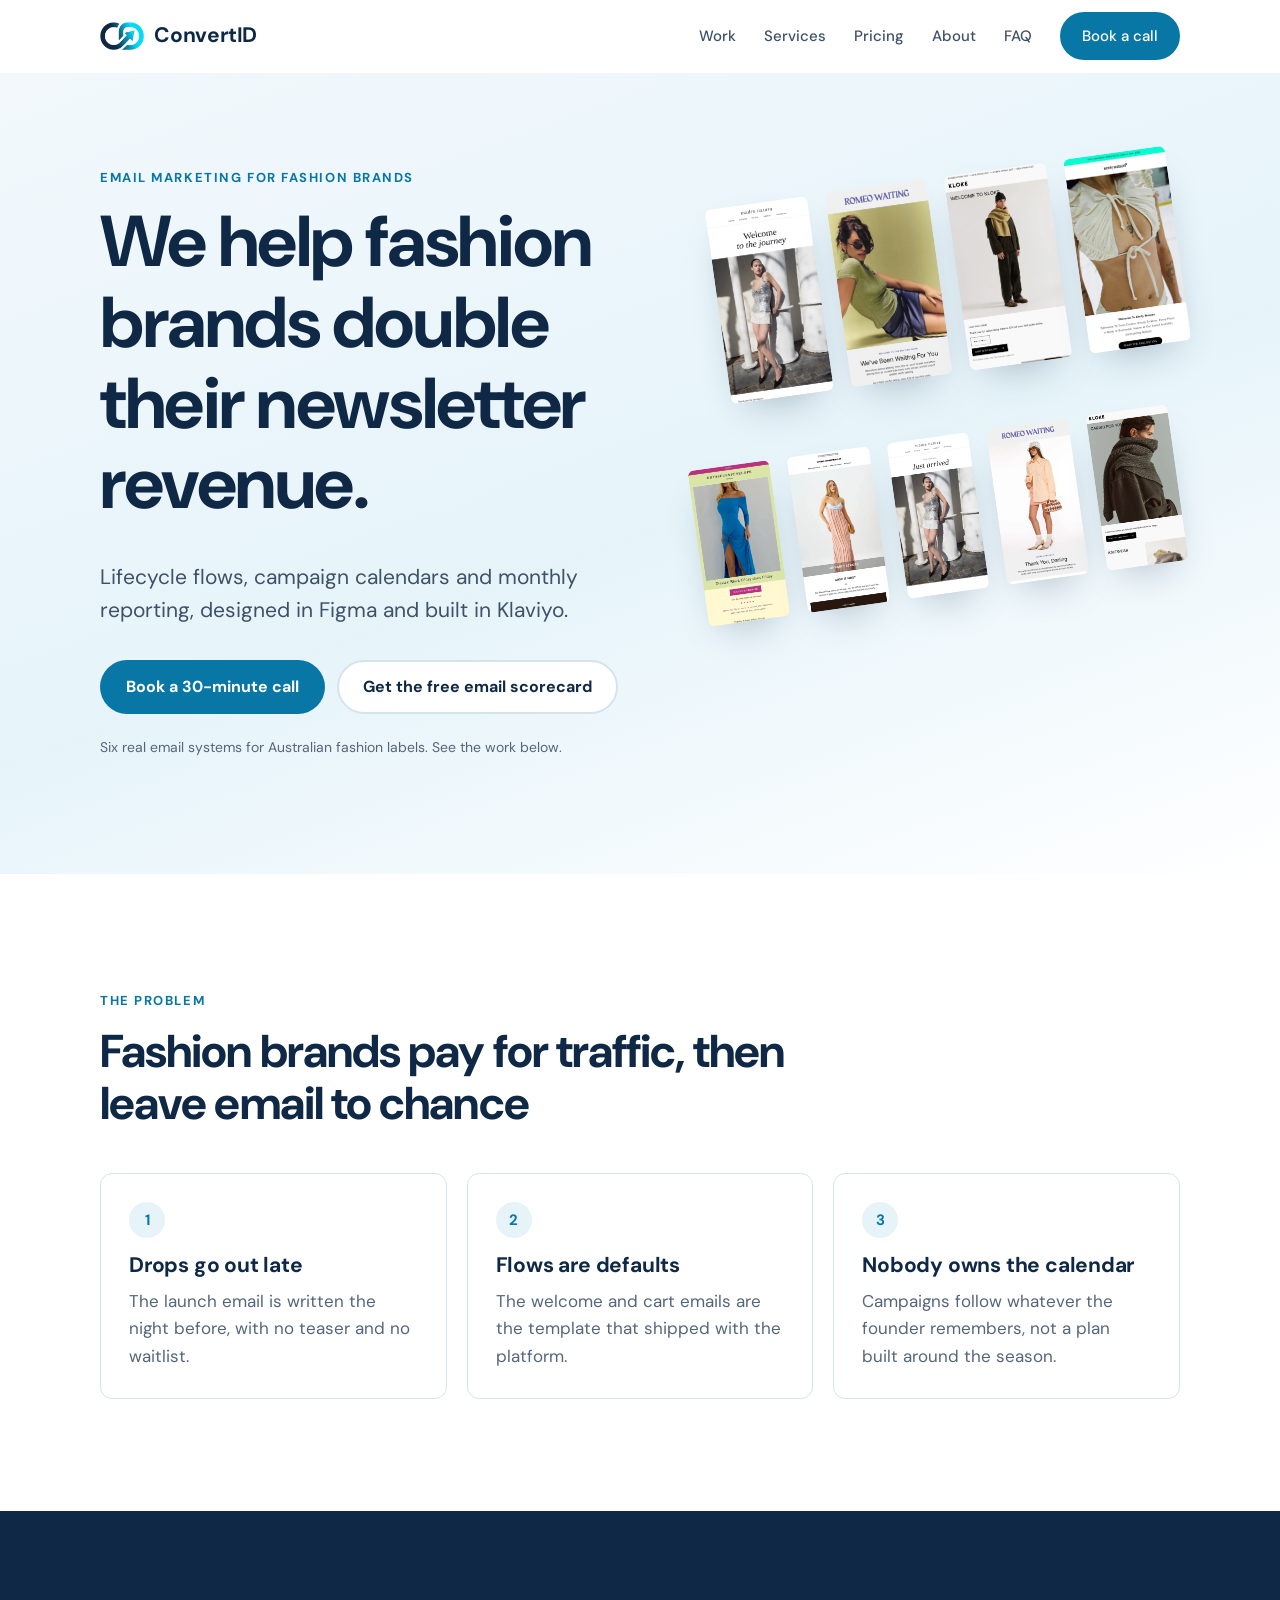
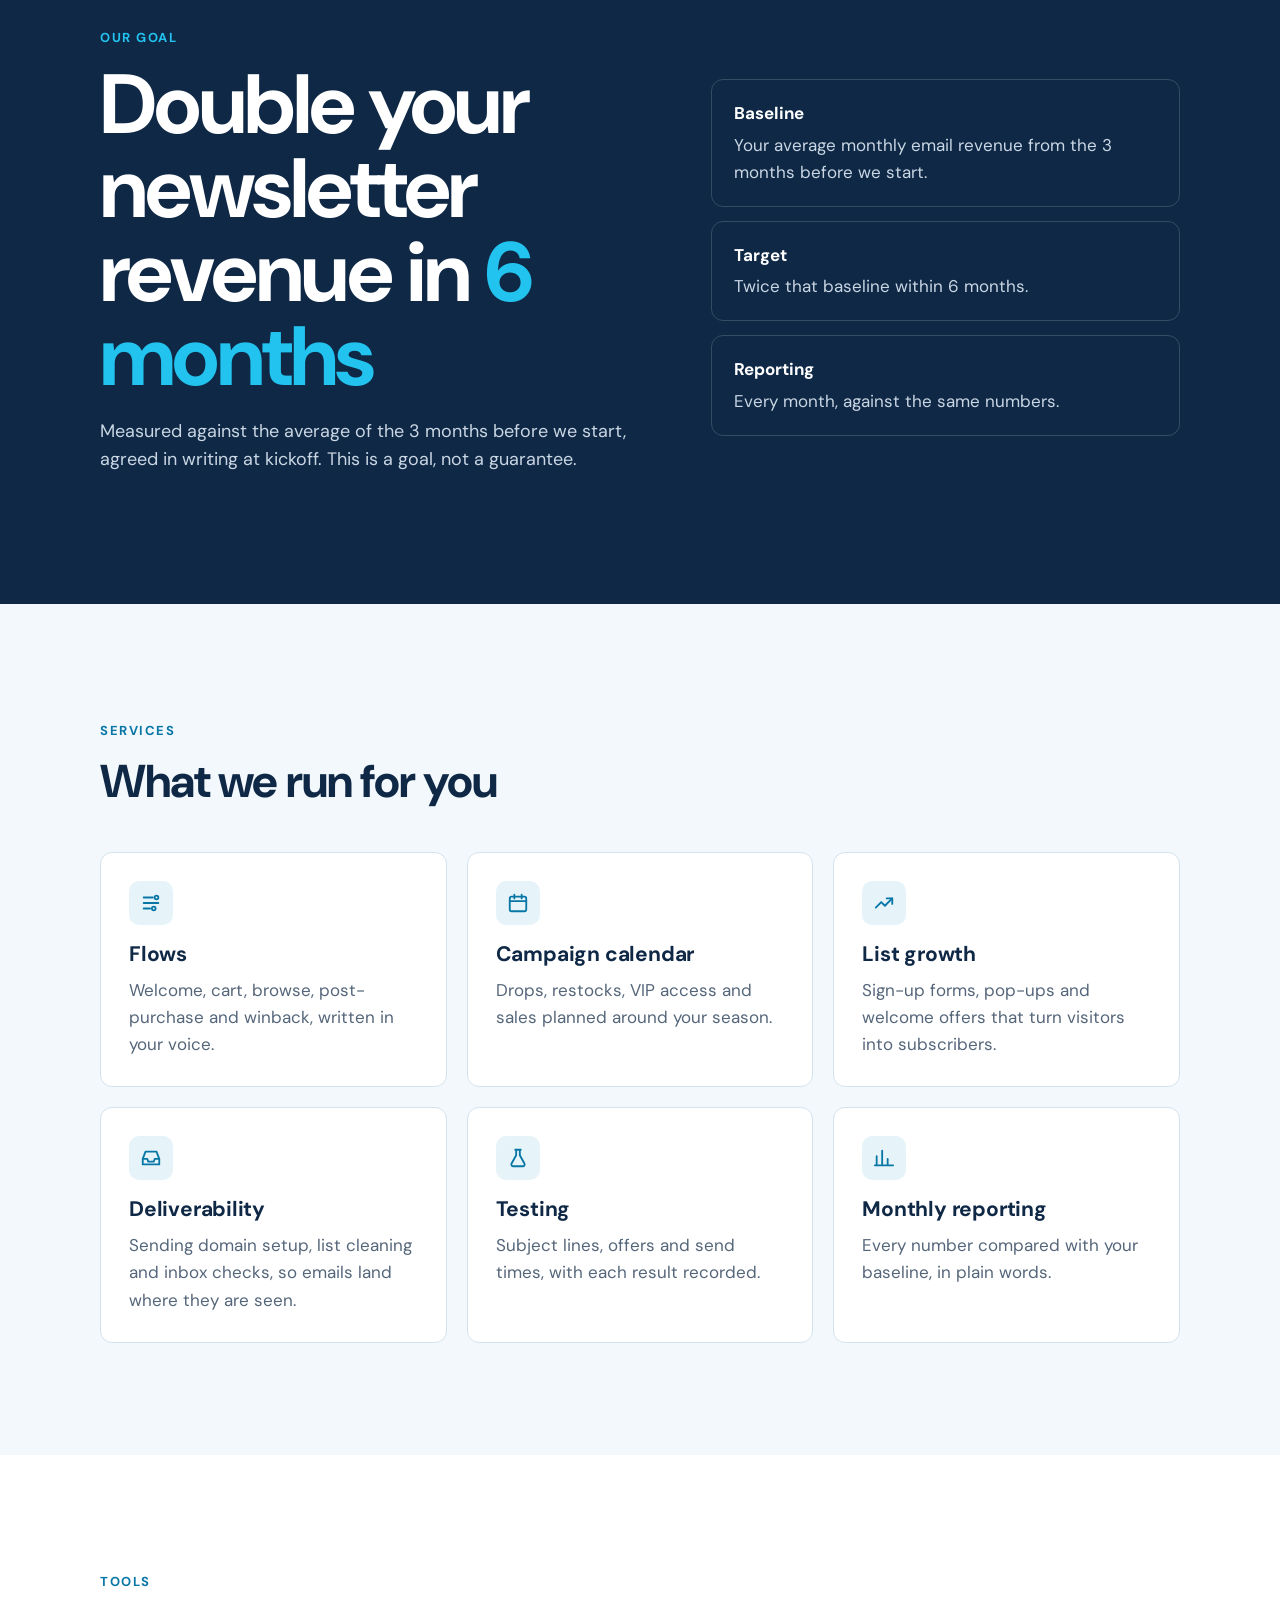
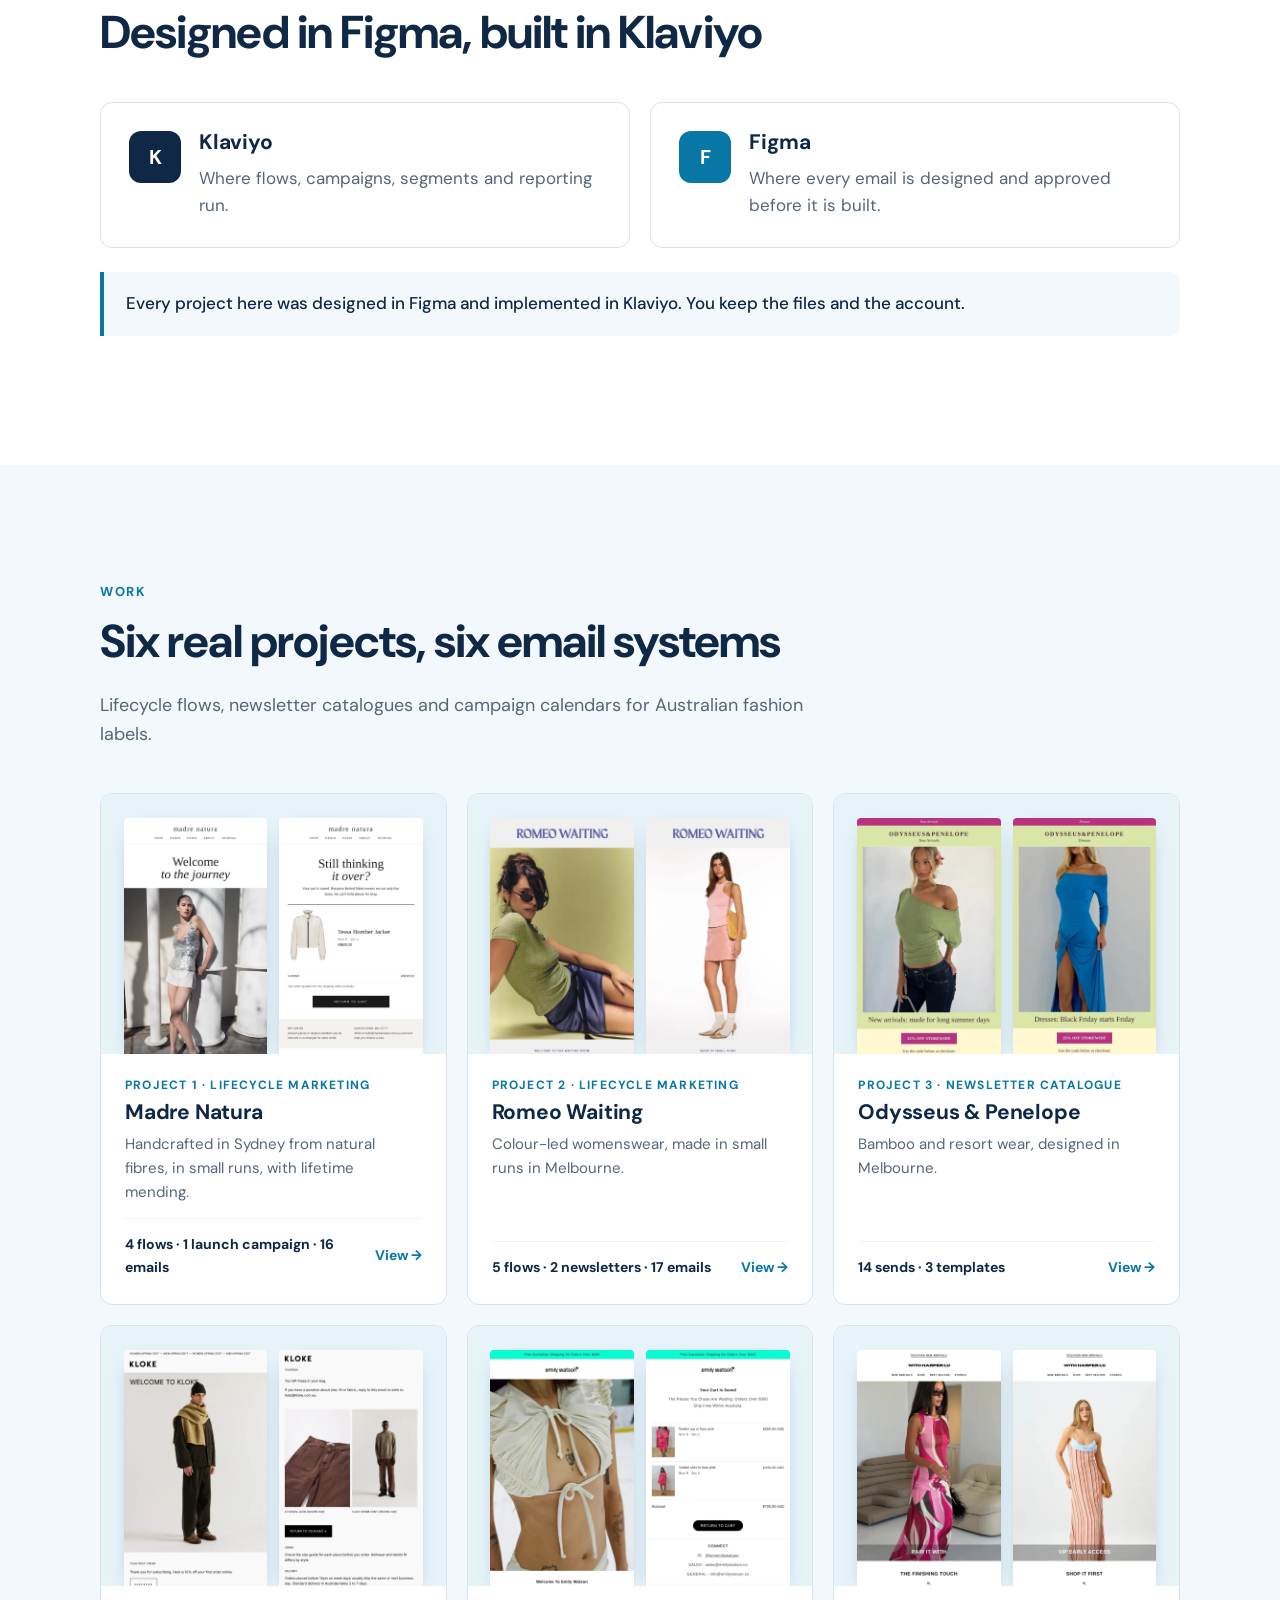
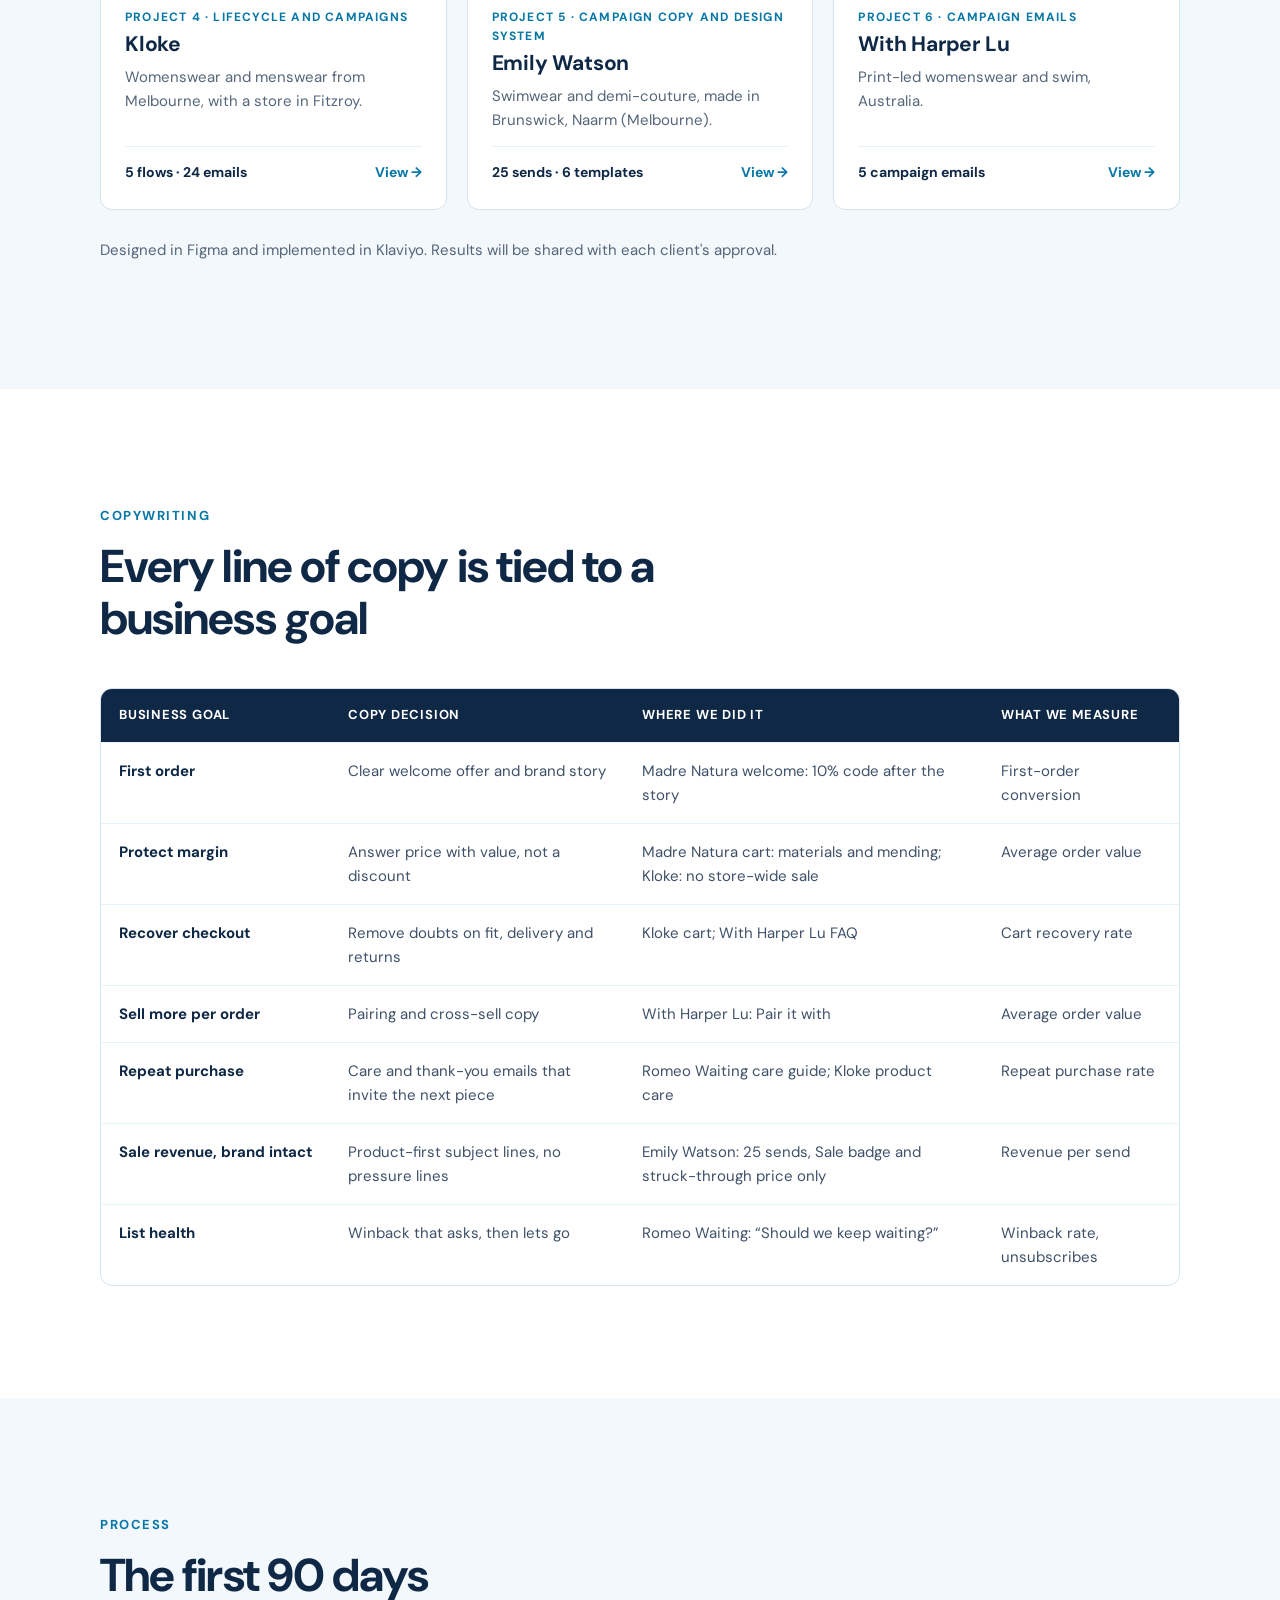
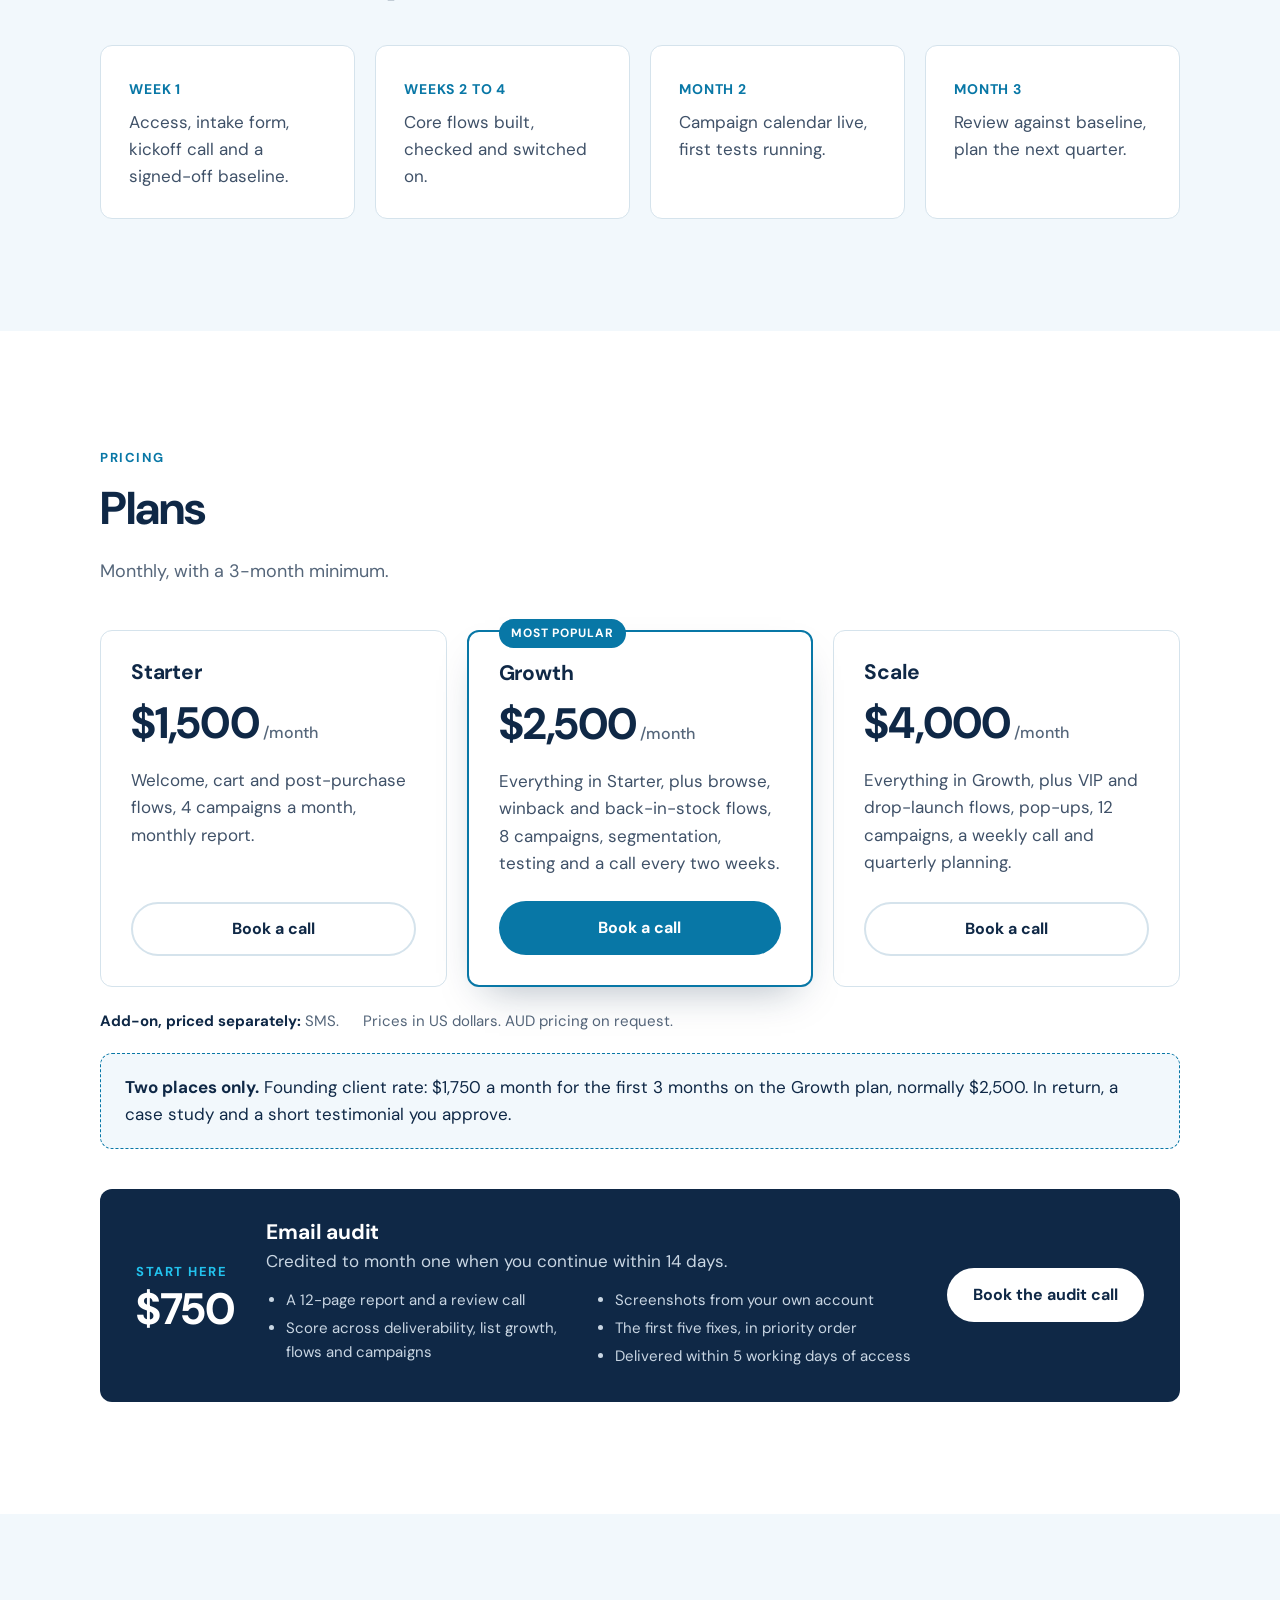
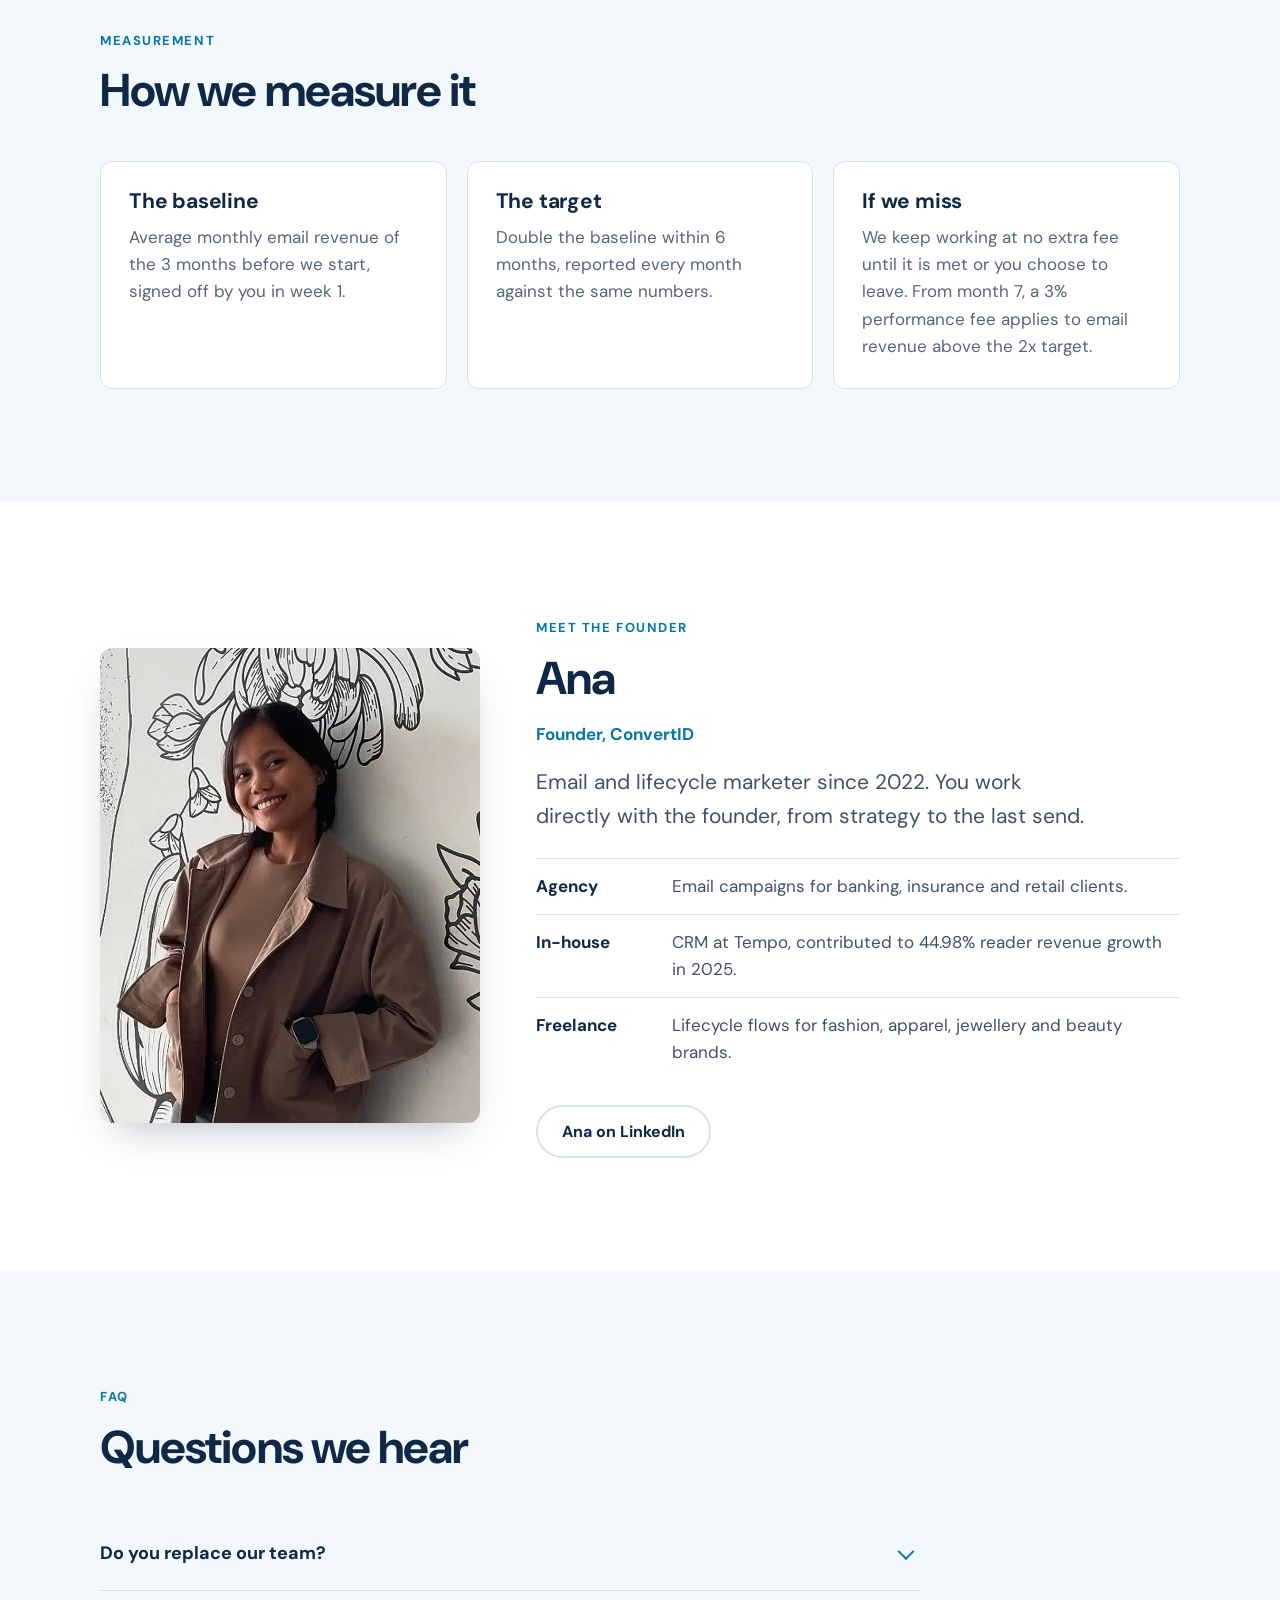
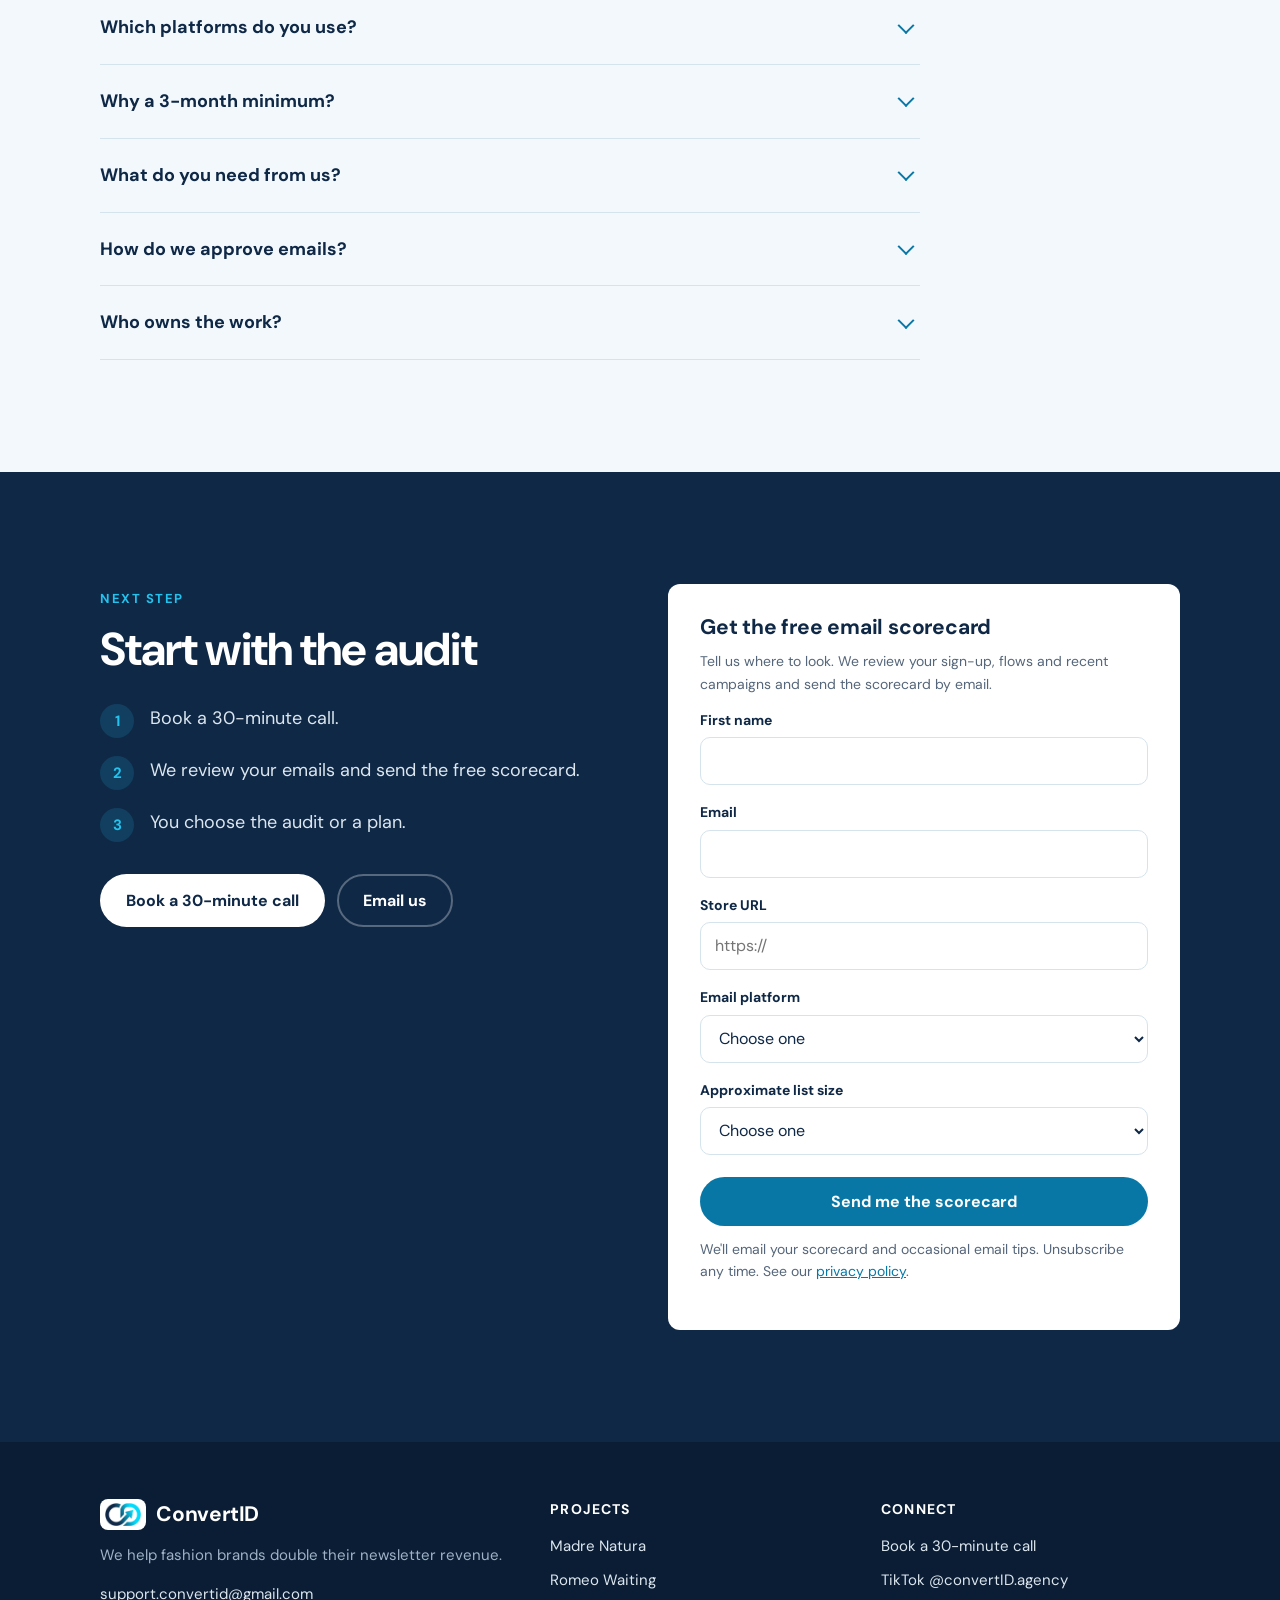
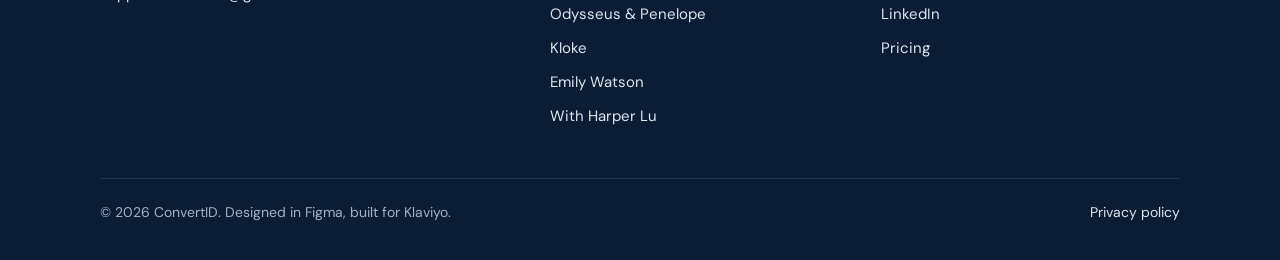
<file: index.html>
<!doctype html><html><head><meta charset=utf8><meta name=viewport content="width=device-width,initial-scale=1,viewport-fit=cover"><style>:root{color-scheme:light;box-sizing:border-box;padding-top:env(safe-area-inset-top,0px);padding-bottom:env(safe-area-inset-bottom,0px)}html{scroll-padding-top:env(safe-area-inset-top,0px)}body{margin:0;padding:0;font:14px -apple-system,BlinkMacSystemFont,sans-serif;background:#fff;color:#000}img{max-width:100%}[hidden]:not([hidden=until-found i]){display:none!important}</style></head><body>
<title>ConvertID Website</title>
<meta name="description" content="We help fashion brands double their newsletter revenue. Lifecycle flows, campaign calendars and monthly reporting, designed in Figma and built in Klaviyo.">
<link rel="canonical" href="https://convertid.netlify.app/">
<meta property="og:type" content="website">
<meta property="og:site_name" content="ConvertID">
<meta property="og:title" content="ConvertID · Email marketing for fashion brands">
<meta property="og:description" content="We help fashion brands double their newsletter revenue. Lifecycle flows, campaign calendars and monthly reporting, designed in Figma and built in Klaviyo.">
<meta property="og:url" content="https://convertid.netlify.app/">
<meta property="og:image" content="https://convertid.netlify.app/og-image.jpg">
<meta name="twitter:card" content="summary_large_image">
<meta name="theme-color" content="#0F2846">
<link rel="icon" href="favicon.ico" sizes="any">
<link rel="icon" type="image/png" sizes="32x32" href="favicon-32.png">
<link rel="apple-touch-icon" href="apple-touch-icon.png">
<link rel="preconnect" href="https://fonts.googleapis.com">
<link rel="preconnect" href="https://fonts.gstatic.com" crossorigin>
<link href="https://fonts.googleapis.com/css2?family=DM+Sans:wght@400;500;700&display=swap" rel="stylesheet">
<link rel="stylesheet" href="assets/css/style.css">
<a class="skip" href="#main">Skip to content</a>
<header class="site-header">
  <nav class="wrap nav" aria-label="Main">
    <a class="brand" href="#top"><img src="assets/img/logo.png" width="332" height="207" alt="">ConvertID</a>
    <button class="nav-toggle" aria-expanded="false" aria-controls="nav-links" aria-label="Open menu"><svg viewBox="0 0 24 24" fill="none" stroke="currentColor" stroke-width="2" stroke-linecap="round"><path d="M4 7h16M4 12h16M4 17h16"/></svg></button>
    <ul class="nav-links" id="nav-links">
      <li><a href="#work">Work</a></li>
      <li><a href="#services">Services</a></li>
      <li><a href="#pricing">Pricing</a></li>
      <li><a href="#about">About</a></li>
      <li><a href="#faq">FAQ</a></li>
      <li><a class="btn btn-primary" href="https://calendly.com/anajumiati/30min" target="_blank" rel="noopener">Book a call</a></li>
    </ul>
  </nav>
</header>

<main id="main">
<section class="hero" id="top">
  <div class="wrap hero-grid">
    <div>
      <span class="eyebrow">Email marketing for fashion brands</span>
      <h1>We help fashion brands double their newsletter revenue.</h1>
      <p class="lead">Lifecycle flows, campaign calendars and monthly reporting, designed in Figma and built in Klaviyo.</p>
      <div class="btns">
        <a class="btn btn-primary" href="https://calendly.com/anajumiati/30min" target="_blank" rel="noopener">Book a 30-minute call</a>
        <a class="btn btn-ghost" href="#scorecard">Get the free email scorecard</a>
      </div>
      <p class="hero-note">Six real email systems for Australian fashion labels. See the work below.</p>
    </div>
    <div class="hero-art" aria-hidden="true">
      <div class="strip s1"><picture><source srcset="assets/img/emails/madre-welcome.webp" type="image/webp"><img src="assets/img/emails/madre-welcome.jpg" width="600" height="1145" alt=""></picture><picture><source srcset="assets/img/emails/romeo-welcome.webp" type="image/webp"><img src="assets/img/emails/romeo-welcome.jpg" width="600" height="1145" alt=""></picture><picture><source srcset="assets/img/emails/kloke-welcome.webp" type="image/webp"><img src="assets/img/emails/kloke-welcome.jpg" width="600" height="1145" alt=""></picture><picture><source srcset="assets/img/emails/ew-welcome.webp" type="image/webp"><img src="assets/img/emails/ew-welcome.jpg" width="600" height="1145" alt=""></picture></div>
      <div class="strip s2"><picture><source srcset="assets/img/emails/op-black-friday.webp" type="image/webp"><img src="assets/img/emails/op-black-friday.jpg" width="600" height="1145" alt=""></picture><picture><source srcset="assets/img/emails/hl-vip.webp" type="image/webp"><img src="assets/img/emails/hl-vip.jpg" width="600" height="1145" alt=""></picture><picture><source srcset="assets/img/emails/madre-launch.webp" type="image/webp"><img src="assets/img/emails/madre-launch.jpg" width="600" height="1145" alt="" loading="lazy" decoding="async"></picture><picture><source srcset="assets/img/emails/romeo-post-purchase.webp" type="image/webp"><img src="assets/img/emails/romeo-post-purchase.jpg" width="600" height="1145" alt="" loading="lazy" decoding="async"></picture><picture><source srcset="assets/img/emails/kloke-product-care.webp" type="image/webp"><img src="assets/img/emails/kloke-product-care.jpg" width="600" height="1145" alt="" loading="lazy" decoding="async"></picture></div>
    </div>
  </div>
</section>

<section class="section" id="problem">
  <div class="wrap">
    <div class="section-head"><span class="eyebrow">The problem</span><h2>Fashion brands pay for traffic, then leave email to chance</h2></div>
    <div class="grid g3">
      <div class="card"><span class="num">1</span><h3>Drops go out late</h3><p>The launch email is written the night before, with no teaser and no waitlist.</p></div>
      <div class="card"><span class="num">2</span><h3>Flows are defaults</h3><p>The welcome and cart emails are the template that shipped with the platform.</p></div>
      <div class="card"><span class="num">3</span><h3>Nobody owns the calendar</h3><p>Campaigns follow whatever the founder remembers, not a plan built around the season.</p></div>
    </div>
  </div>
</section>

<section class="section dark" id="goal">
  <div class="wrap goal">
    <div>
      <span class="eyebrow" style="color:var(--cyan)">Our goal</span>
      <p class="big">Double your newsletter revenue in <span>6 months</span></p>
      <p>Measured against the average of the 3 months before we start, agreed in writing at kickoff. This is a goal, not a guarantee.</p>
    </div>
    <div class="goal-steps">
      <div><b>Baseline</b>Your average monthly email revenue from the 3 months before we start.</div>
      <div><b>Target</b>Twice that baseline within 6 months.</div>
      <div><b>Reporting</b>Every month, against the same numbers.</div>
    </div>
  </div>
</section>

<section class="section tint" id="services">
  <div class="wrap">
    <div class="section-head"><span class="eyebrow">Services</span><h2>What we run for you</h2></div>
    <div class="grid g3">
      <div class="card"><div class="icon" aria-hidden="true"><svg viewBox="0 0 24 24" fill="none" stroke="currentColor" stroke-width="2" stroke-linecap="round" stroke-linejoin="round"><path d="M4 6h10M4 12h16M4 18h7"/><circle cx="18" cy="6" r="2"/><circle cx="15" cy="18" r="2"/></svg></div><h3>Flows</h3><p>Welcome, cart, browse, post-purchase and winback, written in your voice.</p></div>
      <div class="card"><div class="icon" aria-hidden="true"><svg viewBox="0 0 24 24" fill="none" stroke="currentColor" stroke-width="2" stroke-linecap="round" stroke-linejoin="round"><rect x="3" y="5" width="18" height="16" rx="2"/><path d="M3 10h18M8 3v4M16 3v4"/></svg></div><h3>Campaign calendar</h3><p>Drops, restocks, VIP access and sales planned around your season.</p></div>
      <div class="card"><div class="icon" aria-hidden="true"><svg viewBox="0 0 24 24" fill="none" stroke="currentColor" stroke-width="2" stroke-linecap="round" stroke-linejoin="round"><path d="M3 17l6-6 4 4 8-8"/><path d="M15 7h6v6"/></svg></div><h3>List growth</h3><p>Sign-up forms, pop-ups and welcome offers that turn visitors into subscribers.</p></div>
      <div class="card"><div class="icon" aria-hidden="true"><svg viewBox="0 0 24 24" fill="none" stroke="currentColor" stroke-width="2" stroke-linecap="round" stroke-linejoin="round"><path d="M3 13l3-8h12l3 8v6H3z"/><path d="M3 13h5l1 3h6l1-3h5"/></svg></div><h3>Deliverability</h3><p>Sending domain setup, list cleaning and inbox checks, so emails land where they are seen.</p></div>
      <div class="card"><div class="icon" aria-hidden="true"><svg viewBox="0 0 24 24" fill="none" stroke="currentColor" stroke-width="2" stroke-linecap="round" stroke-linejoin="round"><path d="M9 3h6M10 3v6l-5 9a2 2 0 0 0 2 3h10a2 2 0 0 0 2-3l-5-9V3"/></svg></div><h3>Testing</h3><p>Subject lines, offers and send times, with each result recorded.</p></div>
      <div class="card"><div class="icon" aria-hidden="true"><svg viewBox="0 0 24 24" fill="none" stroke="currentColor" stroke-width="2" stroke-linecap="round" stroke-linejoin="round"><path d="M4 20V10M10 20V4M16 20v-7M22 20H2"/></svg></div><h3>Monthly reporting</h3><p>Every number compared with your baseline, in plain words.</p></div>
    </div>
  </div>
</section>

<section class="section" id="tools">
  <div class="wrap">
    <div class="section-head"><span class="eyebrow">Tools</span><h2>Designed in Figma, built in Klaviyo</h2></div>
    <div class="grid g2">
      <div class="card tool"><div class="logo-chip" style="background:#0F2846" aria-hidden="true">K</div><div><h3>Klaviyo</h3><p>Where flows, campaigns, segments and reporting run.</p></div></div>
      <div class="card tool"><div class="logo-chip" style="background:#0877A6" aria-hidden="true">F</div><div><h3>Figma</h3><p>Where every email is designed and approved before it is built.</p></div></div>
    </div>
    <p class="callout">Every project here was designed in Figma and implemented in Klaviyo. You keep the files and the account.</p>
  </div>
</section>

<section class="section tint" id="work">
  <div class="wrap">
    <div class="section-head"><span class="eyebrow">Work</span><h2>Six real projects, six email systems</h2><p>Lifecycle flows, newsletter catalogues and campaign calendars for Australian fashion labels.</p></div>
    <div class="grid g3">
<a class="work-card" href="work/madre-natura/index.html">
  <div class="work-thumb"><picture><source srcset="assets/img/emails/madre-welcome.webp" type="image/webp"><img src="assets/img/emails/madre-welcome.jpg" width="600" height="1145" alt="Madre Natura Welcome 1 of 4 email" loading="lazy" decoding="async"></picture><picture><source srcset="assets/img/emails/madre-cart.webp" type="image/webp"><img src="assets/img/emails/madre-cart.jpg" width="600" height="1145" alt="Madre Natura Abandoned cart 1 of 3 email" loading="lazy" decoding="async"></picture></div>
  <div class="work-body"><div class="tag">Project 1 · Lifecycle marketing</div><h3>Madre Natura</h3><p>Handcrafted in Sydney from natural fibres, in small runs, with lifetime mending.</p>
  <div class="count"><span>4 flows · 1 launch campaign · 16 emails</span><span aria-hidden="true">View &rarr;</span></div></div></a>
<a class="work-card" href="work/romeo-waiting/index.html">
  <div class="work-thumb"><picture><source srcset="assets/img/emails/romeo-welcome.webp" type="image/webp"><img src="assets/img/emails/romeo-welcome.jpg" width="600" height="1145" alt="Romeo Waiting Welcome 1 of 3 email" loading="lazy" decoding="async"></picture><picture><source srcset="assets/img/emails/romeo-cart.webp" type="image/webp"><img src="assets/img/emails/romeo-cart.jpg" width="600" height="1145" alt="Romeo Waiting Abandoned cart 2 of 3 email" loading="lazy" decoding="async"></picture></div>
  <div class="work-body"><div class="tag">Project 2 · Lifecycle marketing</div><h3>Romeo Waiting</h3><p>Colour-led womenswear, made in small runs in Melbourne.</p>
  <div class="count"><span>5 flows · 2 newsletters · 17 emails</span><span aria-hidden="true">View &rarr;</span></div></div></a>
<a class="work-card" href="work/odysseus-penelope/index.html">
  <div class="work-thumb"><picture><source srcset="assets/img/emails/op-new-arrivals.webp" type="image/webp"><img src="assets/img/emails/op-new-arrivals.jpg" width="600" height="1145" alt="Odysseus &amp; Penelope New arrivals · 19 Nov email" loading="lazy" decoding="async"></picture><picture><source srcset="assets/img/emails/op-black-friday.webp" type="image/webp"><img src="assets/img/emails/op-black-friday.jpg" width="600" height="1145" alt="Odysseus &amp; Penelope Black Friday dresses · 24 Nov email" loading="lazy" decoding="async"></picture></div>
  <div class="work-body"><div class="tag">Project 3 · Newsletter catalogue</div><h3>Odysseus &amp; Penelope</h3><p>Bamboo and resort wear, designed in Melbourne.</p>
  <div class="count"><span>14 sends · 3 templates</span><span aria-hidden="true">View &rarr;</span></div></div></a>
<a class="work-card" href="work/kloke/index.html">
  <div class="work-thumb"><picture><source srcset="assets/img/emails/kloke-welcome.webp" type="image/webp"><img src="assets/img/emails/kloke-welcome.jpg" width="600" height="1145" alt="Kloke Welcome 1 of 3 email" loading="lazy" decoding="async"></picture><picture><source srcset="assets/img/emails/kloke-cart.webp" type="image/webp"><img src="assets/img/emails/kloke-cart.jpg" width="600" height="1145" alt="Kloke Abandoned cart 1 of 3 email" loading="lazy" decoding="async"></picture></div>
  <div class="work-body"><div class="tag">Project 4 · Lifecycle and campaigns</div><h3>Kloke</h3><p>Womenswear and menswear from Melbourne, with a store in Fitzroy.</p>
  <div class="count"><span>5 flows · 24 emails</span><span aria-hidden="true">View &rarr;</span></div></div></a>
<a class="work-card" href="work/emily-watson/index.html">
  <div class="work-thumb"><picture><source srcset="assets/img/emails/ew-welcome.webp" type="image/webp"><img src="assets/img/emails/ew-welcome.jpg" width="600" height="1145" alt="Emily Watson Welcome email" loading="lazy" decoding="async"></picture><picture><source srcset="assets/img/emails/ew-cart.webp" type="image/webp"><img src="assets/img/emails/ew-cart.jpg" width="600" height="1145" alt="Emily Watson Abandoned cart email" loading="lazy" decoding="async"></picture></div>
  <div class="work-body"><div class="tag">Project 5 · Campaign copy and design system</div><h3>Emily Watson</h3><p>Swimwear and demi-couture, made in Brunswick, Naarm (Melbourne).</p>
  <div class="count"><span>25 sends · 6 templates</span><span aria-hidden="true">View &rarr;</span></div></div></a>
<a class="work-card" href="work/with-harper-lu/index.html">
  <div class="work-thumb"><picture><source srcset="assets/img/emails/hl-pair-it.webp" type="image/webp"><img src="assets/img/emails/hl-pair-it.jpg" width="600" height="1145" alt="With Harper Lu Pair it with email" loading="lazy" decoding="async"></picture><picture><source srcset="assets/img/emails/hl-vip.webp" type="image/webp"><img src="assets/img/emails/hl-vip.jpg" width="600" height="1145" alt="With Harper Lu VIP early access email" loading="lazy" decoding="async"></picture></div>
  <div class="work-body"><div class="tag">Project 6 · Campaign emails</div><h3>With Harper Lu</h3><p>Print-led womenswear and swim, Australia.</p>
  <div class="count"><span>5 campaign emails</span><span aria-hidden="true">View &rarr;</span></div></div></a>
    </div>
    <p class="note">Designed in Figma and implemented in Klaviyo. Results will be shared with each client's approval.</p>
  </div>
</section>

<section class="section" id="copy">
  <div class="wrap">
    <div class="section-head"><span class="eyebrow">Copywriting</span><h2>Every line of copy is tied to a business goal</h2></div>
    <div class="table-wrap"><table>
      <thead><tr><th scope="col">Business goal</th><th scope="col">Copy decision</th><th scope="col">Where we did it</th><th scope="col">What we measure</th></tr></thead>
      <tbody><tr><td>First order</td><td data-label="Copy">Clear welcome offer and brand story</td><td data-label="Where">Madre Natura welcome: 10% code after the story</td><td data-label="Measure">First-order conversion</td></tr><tr><td>Protect margin</td><td data-label="Copy">Answer price with value, not a discount</td><td data-label="Where">Madre Natura cart: materials and mending; Kloke: no store-wide sale</td><td data-label="Measure">Average order value</td></tr><tr><td>Recover checkout</td><td data-label="Copy">Remove doubts on fit, delivery and returns</td><td data-label="Where">Kloke cart; With Harper Lu FAQ</td><td data-label="Measure">Cart recovery rate</td></tr><tr><td>Sell more per order</td><td data-label="Copy">Pairing and cross-sell copy</td><td data-label="Where">With Harper Lu: Pair it with</td><td data-label="Measure">Average order value</td></tr><tr><td>Repeat purchase</td><td data-label="Copy">Care and thank-you emails that invite the next piece</td><td data-label="Where">Romeo Waiting care guide; Kloke product care</td><td data-label="Measure">Repeat purchase rate</td></tr><tr><td>Sale revenue, brand intact</td><td data-label="Copy">Product-first subject lines, no pressure lines</td><td data-label="Where">Emily Watson: 25 sends, Sale badge and struck-through price only</td><td data-label="Measure">Revenue per send</td></tr><tr><td>List health</td><td data-label="Copy">Winback that asks, then lets go</td><td data-label="Where">Romeo Waiting: “Should we keep waiting?”</td><td data-label="Measure">Winback rate, unsubscribes</td></tr></tbody>
    </table></div>
  </div>
</section>

<section class="section tint" id="process">
  <div class="wrap">
    <div class="section-head"><span class="eyebrow">Process</span><h2>The first 90 days</h2></div>
    <div class="timeline">
      <div class="card"><div class="when">Week 1</div><p>Access, intake form, kickoff call and a signed-off baseline.</p></div>
      <div class="card"><div class="when">Weeks 2 to 4</div><p>Core flows built, checked and switched on.</p></div>
      <div class="card"><div class="when">Month 2</div><p>Campaign calendar live, first tests running.</p></div>
      <div class="card"><div class="when">Month 3</div><p>Review against baseline, plan the next quarter.</p></div>
    </div>
  </div>
</section>

<section class="section" id="pricing">
  <div class="wrap">
    <div class="section-head"><span class="eyebrow">Pricing</span><h2>Plans</h2><p>Monthly, with a 3-month minimum.</p></div>
    <div class="plans">
      <div class="plan"><h3>Starter</h3><div class="price">$1,500<small> /month</small></div><p>Welcome, cart and post-purchase flows, 4 campaigns a month, monthly report.</p><a class="btn btn-ghost" href="https://calendly.com/anajumiati/30min" target="_blank" rel="noopener">Book a call</a></div>
      <div class="plan featured"><span class="badge">Most popular</span><h3>Growth</h3><div class="price">$2,500<small> /month</small></div><p>Everything in Starter, plus browse, winback and back-in-stock flows, 8 campaigns, segmentation, testing and a call every two weeks.</p><a class="btn btn-primary" href="https://calendly.com/anajumiati/30min" target="_blank" rel="noopener">Book a call</a></div>
      <div class="plan"><h3>Scale</h3><div class="price">$4,000<small> /month</small></div><p>Everything in Growth, plus VIP and drop-launch flows, pop-ups, 12 campaigns, a weekly call and quarterly planning.</p><a class="btn btn-ghost" href="https://calendly.com/anajumiati/30min" target="_blank" rel="noopener">Book a call</a></div>
    </div>
    <div class="price-notes"><span><b>Add-on, priced separately:</b> SMS.</span><span>Prices in US dollars. AUD pricing on request.</span></div>
    <div class="founding"><b>Two places only.</b> Founding client rate: $1,750 a month for the first 3 months on the Growth plan, normally $2,500. In return, a case study and a short testimonial you approve.</div>
    <div class="audit">
      <div><span class="eyebrow" style="color:var(--cyan);margin:0">Start here</span><div class="price">$750</div></div>
      <div><h3>Email audit</h3><p style="margin:0">Credited to month one when you continue within 14 days.</p>
        <ul><li>A 12-page report and a review call</li><li>Score across deliverability, list growth, flows and campaigns</li><li>Screenshots from your own account</li><li>The first five fixes, in priority order</li><li>Delivered within 5 working days of access</li></ul></div>
      <a class="btn btn-light" href="https://calendly.com/anajumiati/30min" target="_blank" rel="noopener">Book the audit call</a>
    </div>
  </div>
</section>

<section class="section tint" id="measure">
  <div class="wrap">
    <div class="section-head"><span class="eyebrow">Measurement</span><h2>How we measure it</h2></div>
    <div class="grid g3">
      <div class="card"><h3>The baseline</h3><p>Average monthly email revenue of the 3 months before we start, signed off by you in week 1.</p></div>
      <div class="card"><h3>The target</h3><p>Double the baseline within 6 months, reported every month against the same numbers.</p></div>
      <div class="card"><h3>If we miss</h3><p>We keep working at no extra fee until it is met or you choose to leave. From month 7, a 3% performance fee applies to email revenue above the 2x target.</p></div>
    </div>
  </div>
</section>

<section class="section" id="about">
  <div class="wrap founder">
    <picture><source srcset="assets/img/ana.webp" type="image/webp"><img src="assets/img/ana.jpg" width="720" height="900" alt="Ana, founder of ConvertID" loading="lazy"></picture>
    <div>
      <span class="eyebrow">Meet the founder</span>
      <h2>Ana</h2>
      <p class="role">Founder, ConvertID</p>
      <p class="lead">Email and lifecycle marketer since 2022. You work directly with the founder, from strategy to the last send.</p>
      <ul class="facts">
        <li><b>Agency</b><span>Email campaigns for banking, insurance and retail clients.</span></li>
        <li><b>In-house</b><span>CRM at Tempo, contributed to 44.98% reader revenue growth in 2025.</span></li>
        <li><b>Freelance</b><span>Lifecycle flows for fashion, apparel, jewellery and beauty brands.</span></li>
      </ul>
      <a class="btn btn-ghost" href="https://linkedin.com/in/anajumiati" target="_blank" rel="noopener">Ana on LinkedIn</a>
    </div>
  </div>
</section>

<section class="section tint" id="faq">
  <div class="wrap">
    <div class="section-head"><span class="eyebrow">FAQ</span><h2>Questions we hear</h2></div>
    <div class="faq"><details><summary>Do you replace our team?</summary><p>No. We work on our own or alongside your in-house person, taking strategy, flows and reporting off their plate.</p></details><details><summary>Which platforms do you use?</summary><p>Klaviyo, on stores built with Shopify or WooCommerce. If you use another platform, the audit shows what moving would involve.</p></details><details><summary>Why a 3-month minimum?</summary><p>Flows take about six weeks to show results and a calendar needs a full cycle.</p></details><details><summary>What do you need from us?</summary><p>Access to your email platform and store, your brand assets, and about 3 hours in the first two weeks. After that, a short weekly approval.</p></details><details><summary>How do we approve emails?</summary><p>You see every design and every send before it goes out. Nothing is sent without your sign-off.</p></details><details><summary>Who owns the work?</summary><p>You do. Designs, copy, flows and data stay in your accounts and files, even if you leave.</p></details></div>
  </div>
</section>

<section class="section dark" id="scorecard">
  <div class="wrap cta">
    <div>
      <span class="eyebrow" style="color:var(--cyan)">Next step</span>
      <h2>Start with the audit</h2>
      <ol class="steps">
        <li>Book a 30-minute call.</li>
        <li>We review your emails and send the free scorecard.</li>
        <li>You choose the audit or a plan.</li>
      </ol>
      <div class="btns"><a class="btn btn-light" href="https://calendly.com/anajumiati/30min" target="_blank" rel="noopener">Book a 30-minute call</a><a class="btn" style="color:#fff;border-color:rgba(255,255,255,.3)" href="mailto:support.convertid@gmail.com">Email us</a></div>
    </div>
    <div class="form-card">
      <h3>Get the free email scorecard</h3>
      <p class="small">Tell us where to look. We review your sign-up, flows and recent campaigns and send the scorecard by email.</p>
            <form name="scorecard" action="https://formspree.io/f/xaeodwon" method="POST" novalidate>
        <p class="hidden"><label>Leave this empty <input name="company-website" tabindex="-1" autocomplete="off"></label></p>
        <div class="field"><label for="f-name">First name</label><input id="f-name" name="first_name" autocomplete="given-name" required></div>
        <div class="field"><label for="f-email">Email</label><input id="f-email" name="email" type="email" autocomplete="email" required></div>
        <div class="field"><label for="f-url">Store URL</label><input id="f-url" name="store_url" type="url" placeholder="https://" inputmode="url" required></div>
        <div class="field"><label for="f-platform">Email platform</label><select id="f-platform" name="platform" required><option value="">Choose one</option><option>Klaviyo</option><option>Mailchimp</option><option>Shopify Email</option><option>Other</option></select></div>
        <div class="field"><label for="f-size">Approximate list size</label><select id="f-size" name="list_size"><option value="">Choose one</option><option>Under 5,000</option><option>5,000 to 10,000</option><option>10,000 to 50,000</option><option>Over 50,000</option></select></div>
        <button class="btn btn-primary" type="submit">Send me the scorecard</button>
        <p class="small" style="margin:12px 0 0">We'll email your scorecard and occasional email tips. Unsubscribe any time. See our <a href="privacy/index.html">privacy policy</a>.</p>
        <p class="form-status" role="status" aria-live="polite"></p>
      </form>
    </div>
  </div>
</section>
</main>
<footer class="site-footer">
  <div class="wrap">
    <div class="foot">
      <div>
        <a class="brand" href="index.html"><img src="assets/img/logo.png" width="332" height="207" alt="">ConvertID</a>
        <p>We help fashion brands double their newsletter revenue.</p>
        <p><a href="mailto:support.convertid@gmail.com">support.convertid@gmail.com</a></p>
      </div>
      <div>
        <h4>Projects</h4>
        <ul><li><a href="work/madre-natura/index.html">Madre Natura</a></li><li><a href="work/romeo-waiting/index.html">Romeo Waiting</a></li><li><a href="work/odysseus-penelope/index.html">Odysseus &amp; Penelope</a></li><li><a href="work/kloke/index.html">Kloke</a></li><li><a href="work/emily-watson/index.html">Emily Watson</a></li><li><a href="work/with-harper-lu/index.html">With Harper Lu</a></li></ul>
      </div>
      <div>
        <h4>Connect</h4>
        <ul>
          <li><a href="https://calendly.com/anajumiati/30min" target="_blank" rel="noopener">Book a 30-minute call</a></li>
          <li><a href="https://www.tiktok.com/@convertID.agency" target="_blank" rel="noopener">TikTok @convertID.agency</a></li>
          <li><a href="https://linkedin.com/in/anajumiati" target="_blank" rel="noopener">LinkedIn</a></li>
          <li><a href="#pricing">Pricing</a></li>
        </ul>
      </div>
    </div>
    <div class="legal">
      <span>&copy; <span id="year">2026</span> ConvertID. Designed in Figma, built for Klaviyo.</span>
      <a href="privacy/index.html">Privacy policy</a>
    </div>
  </div>
</footer>
<script src="assets/js/main.js" defer></script>

</body></html>
</file>
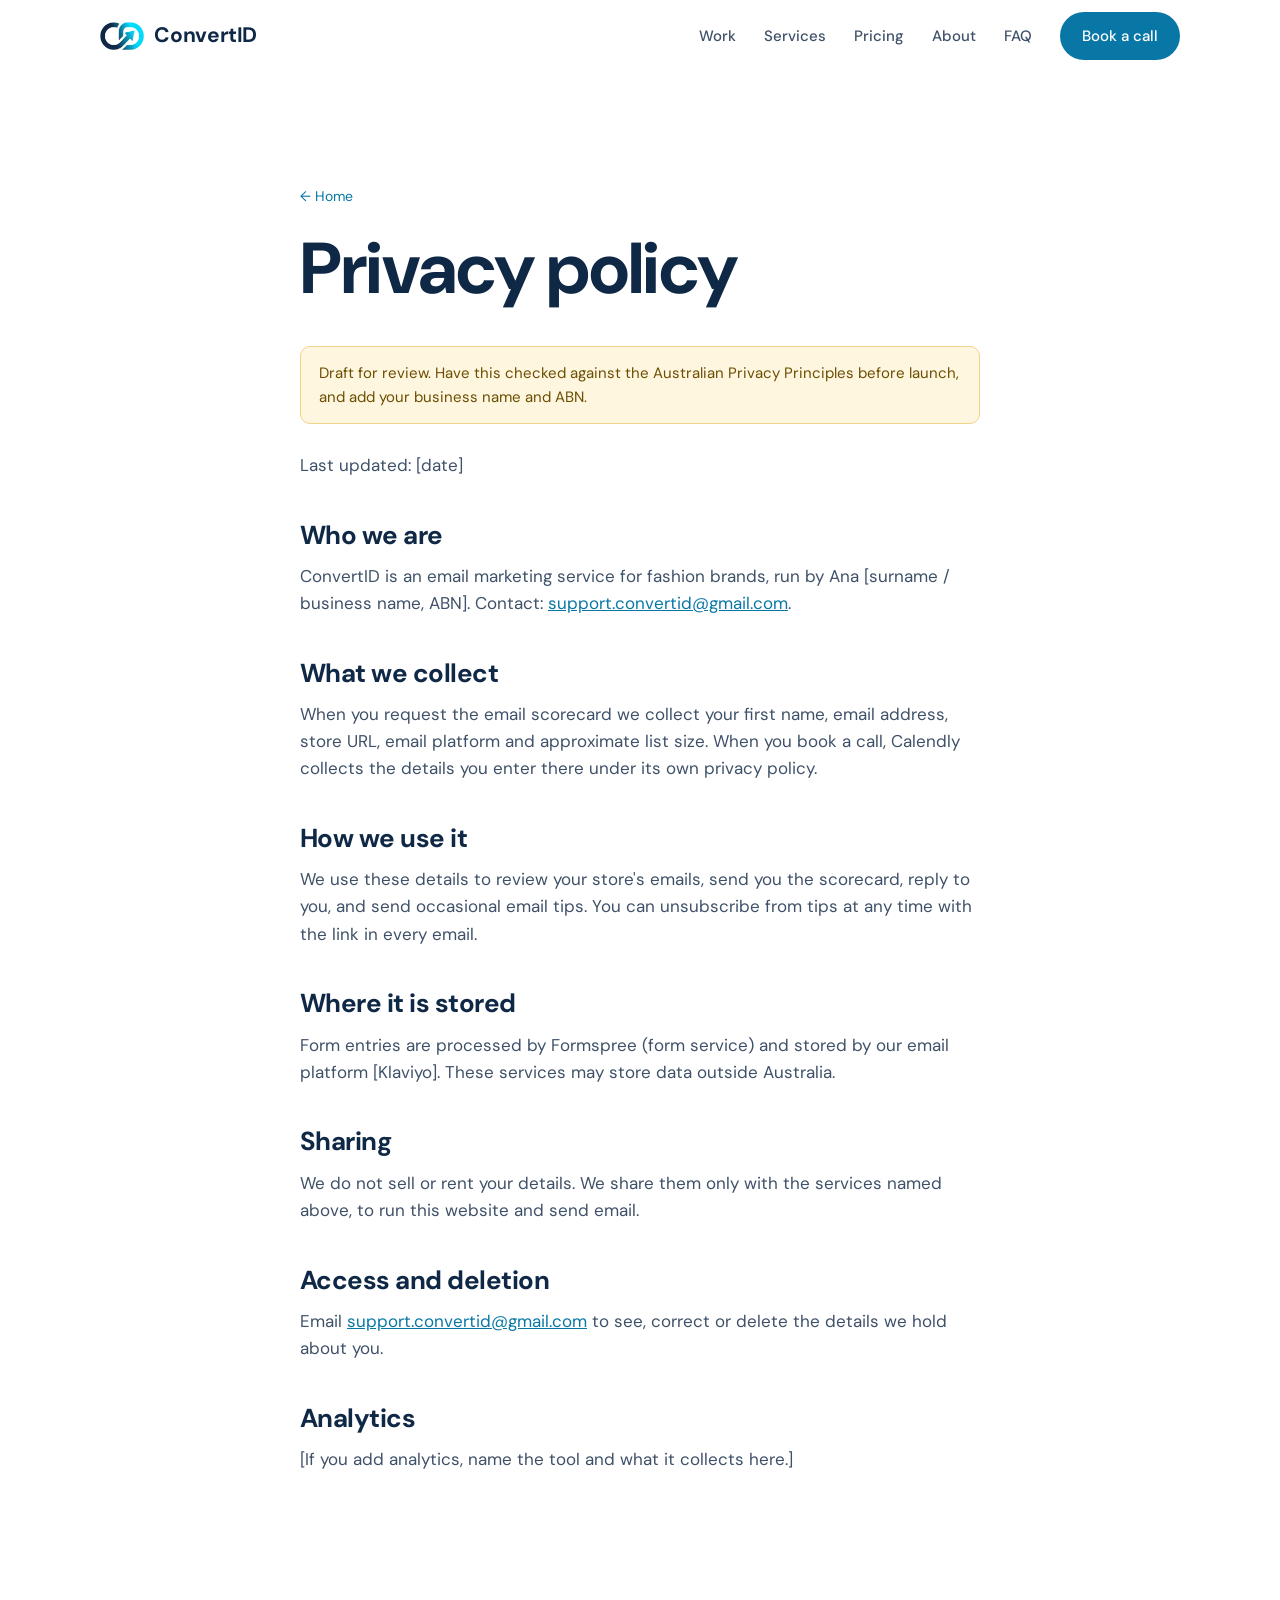
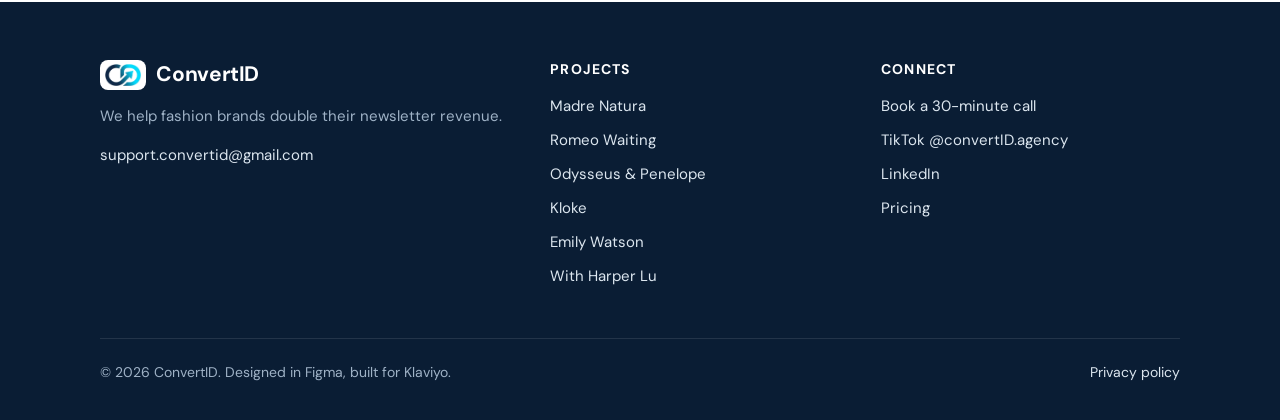
<file: privacy/index.html>
<!doctype html>
<html lang="en">
<head>
<meta charset="utf-8">
<meta name="viewport" content="width=device-width, initial-scale=1">
<title>Privacy policy · ConvertID</title>
<meta name="description" content="How ConvertID handles the details you send through this website.">
<link rel="canonical" href="https://convertid.netlify.app/privacy/">
<meta property="og:type" content="website">
<meta property="og:site_name" content="ConvertID">
<meta property="og:title" content="Privacy policy · ConvertID">
<meta property="og:description" content="How ConvertID handles the details you send through this website.">
<meta property="og:url" content="https://convertid.netlify.app/privacy/">
<meta property="og:image" content="https://convertid.netlify.app/og-image.jpg">
<meta name="twitter:card" content="summary_large_image">
<meta name="theme-color" content="#0F2846">
<link rel="icon" href="../favicon.ico" sizes="any">
<link rel="icon" type="image/png" sizes="32x32" href="../favicon-32.png">
<link rel="apple-touch-icon" href="../apple-touch-icon.png">
<link rel="preconnect" href="https://fonts.googleapis.com">
<link rel="preconnect" href="https://fonts.gstatic.com" crossorigin>
<link href="https://fonts.googleapis.com/css2?family=DM+Sans:wght@400;500;700&display=swap" rel="stylesheet">
<link rel="stylesheet" href="../assets/css/style.css">
</head>
<body>
<a class="skip" href="#main">Skip to content</a>
<header class="site-header">
  <nav class="wrap nav" aria-label="Main">
    <a class="brand" href="../index.html"><img src="../assets/img/logo.png" width="332" height="207" alt="">ConvertID</a>
    <button class="nav-toggle" aria-expanded="false" aria-controls="nav-links" aria-label="Open menu"><svg viewBox="0 0 24 24" fill="none" stroke="currentColor" stroke-width="2" stroke-linecap="round"><path d="M4 7h16M4 12h16M4 17h16"/></svg></button>
    <ul class="nav-links" id="nav-links">
      <li><a href="../index.html#work">Work</a></li>
      <li><a href="../index.html#services">Services</a></li>
      <li><a href="../index.html#pricing">Pricing</a></li>
      <li><a href="../index.html#about">About</a></li>
      <li><a href="../index.html#faq">FAQ</a></li>
      <li><a class="btn btn-primary" href="https://calendly.com/anajumiati/30min" target="_blank" rel="noopener">Book a call</a></li>
    </ul>
  </nav>
</header>

<main id="main" class="section">
  <div class="wrap prose">
    <p class="crumb"><a href="../index.html">&larr; Home</a></p>
    <h1>Privacy policy</h1>
    <p class="draft-flag">Draft for review. Have this checked against the Australian Privacy Principles before launch, and add your business name and ABN.</p>
    <p>Last updated: [date]</p>
    <h2>Who we are</h2>
    <p>ConvertID is an email marketing service for fashion brands, run by Ana [surname / business name, ABN]. Contact: <a href="mailto:support.convertid@gmail.com">support.convertid@gmail.com</a>.</p>
    <h2>What we collect</h2>
    <p>When you request the email scorecard we collect your first name, email address, store URL, email platform and approximate list size. When you book a call, Calendly collects the details you enter there under its own privacy policy.</p>
    <h2>How we use it</h2>
    <p>We use these details to review your store's emails, send you the scorecard, reply to you, and send occasional email tips. You can unsubscribe from tips at any time with the link in every email.</p>
    <h2>Where it is stored</h2>
    <p>Form entries are processed by Formspree (form service) and stored by our email platform [Klaviyo]. These services may store data outside Australia.</p>
    <h2>Sharing</h2>
    <p>We do not sell or rent your details. We share them only with the services named above, to run this website and send email.</p>
    <h2>Access and deletion</h2>
    <p>Email <a href="mailto:support.convertid@gmail.com">support.convertid@gmail.com</a> to see, correct or delete the details we hold about you.</p>
    <h2>Analytics</h2>
    <p>[If you add analytics, name the tool and what it collects here.]</p>
  </div>
</main>
<footer class="site-footer">
  <div class="wrap">
    <div class="foot">
      <div>
        <a class="brand" href="../index.html"><img src="../assets/img/logo.png" width="332" height="207" alt="">ConvertID</a>
        <p>We help fashion brands double their newsletter revenue.</p>
        <p><a href="mailto:support.convertid@gmail.com">support.convertid@gmail.com</a></p>
      </div>
      <div>
        <h4>Projects</h4>
        <ul><li><a href="../work/madre-natura/index.html">Madre Natura</a></li><li><a href="../work/romeo-waiting/index.html">Romeo Waiting</a></li><li><a href="../work/odysseus-penelope/index.html">Odysseus &amp; Penelope</a></li><li><a href="../work/kloke/index.html">Kloke</a></li><li><a href="../work/emily-watson/index.html">Emily Watson</a></li><li><a href="../work/with-harper-lu/index.html">With Harper Lu</a></li></ul>
      </div>
      <div>
        <h4>Connect</h4>
        <ul>
          <li><a href="https://calendly.com/anajumiati/30min" target="_blank" rel="noopener">Book a 30-minute call</a></li>
          <li><a href="https://www.tiktok.com/@convertID.agency" target="_blank" rel="noopener">TikTok @convertID.agency</a></li>
          <li><a href="https://linkedin.com/in/anajumiati" target="_blank" rel="noopener">LinkedIn</a></li>
          <li><a href="../index.html#pricing">Pricing</a></li>
        </ul>
      </div>
    </div>
    <div class="legal">
      <span>&copy; <span id="year">2026</span> ConvertID. Designed in Figma, built for Klaviyo.</span>
      <a href="../privacy/index.html">Privacy policy</a>
    </div>
  </div>
</footer>
<script src="../assets/js/main.js" defer></script>
</body>
</html>
</file>
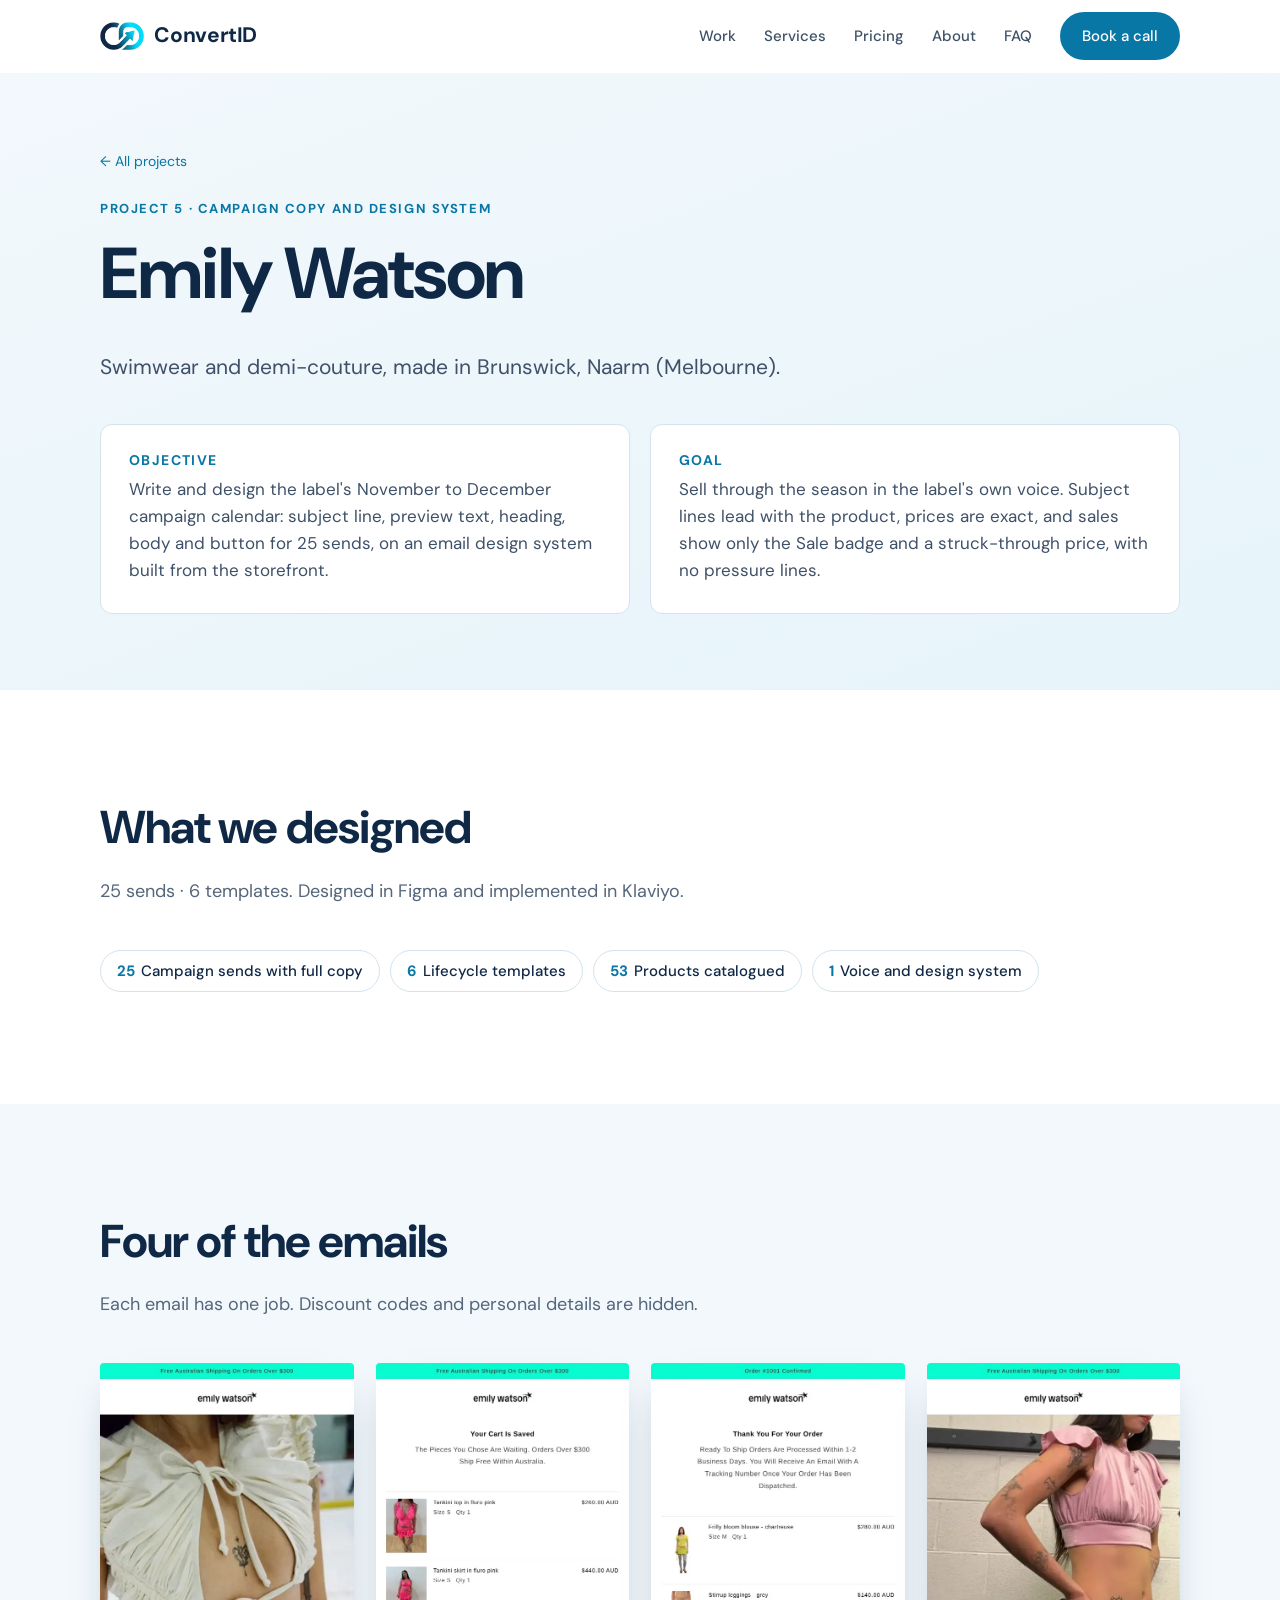
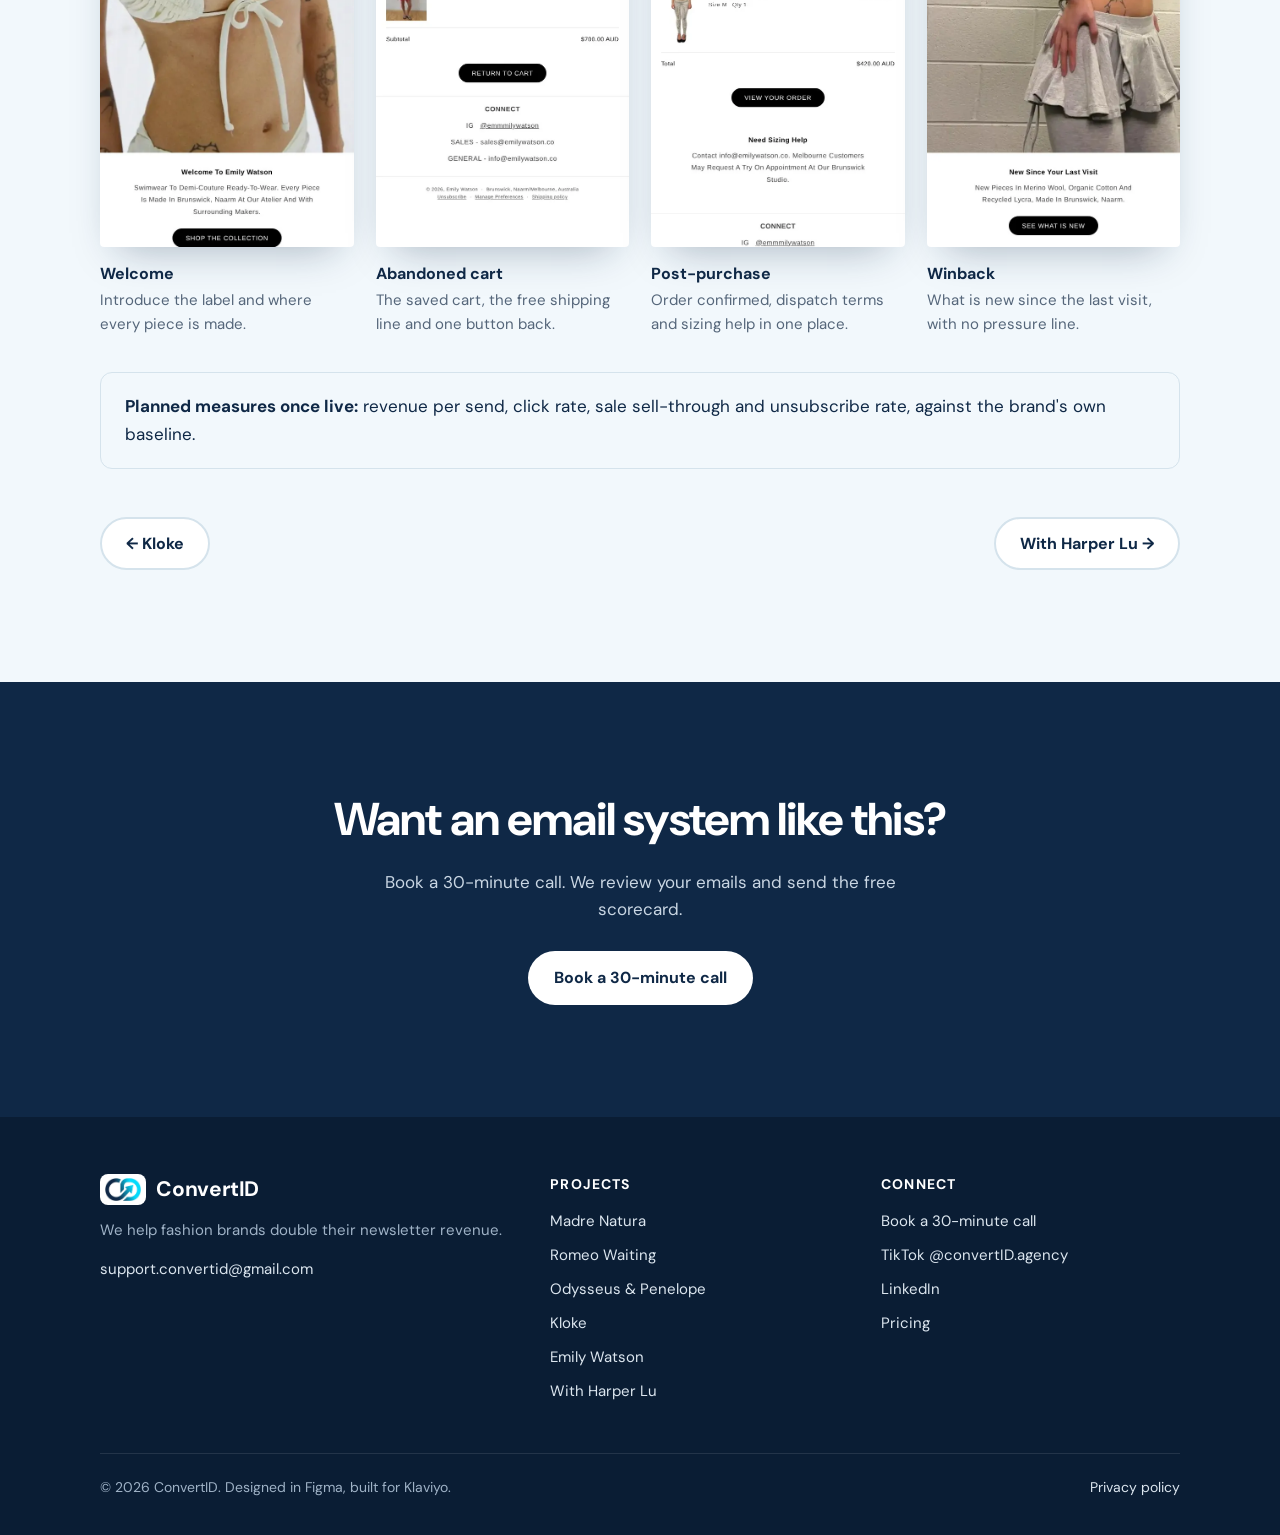
<file: work/emily-watson/index.html>
<!doctype html>
<html lang="en">
<head>
<meta charset="utf-8">
<meta name="viewport" content="width=device-width, initial-scale=1">
<title>Emily Watson · Campaign copy and design system · ConvertID</title>
<meta name="description" content="Emily Watson: Write and design the label&#x27;s November to December campaign calendar: subject line, preview text, heading, body and button for 25 sends, on an em">
<link rel="canonical" href="https://convertid.netlify.app/work/emily-watson/">
<meta property="og:type" content="website">
<meta property="og:site_name" content="ConvertID">
<meta property="og:title" content="Emily Watson · Campaign copy and design system · ConvertID">
<meta property="og:description" content="Emily Watson: Write and design the label&#x27;s November to December campaign calendar: subject line, preview text, heading, body and button for 25 sends, on an em">
<meta property="og:url" content="https://convertid.netlify.app/work/emily-watson/">
<meta property="og:image" content="https://convertid.netlify.app/og-image.jpg">
<meta name="twitter:card" content="summary_large_image">
<meta name="theme-color" content="#0F2846">
<link rel="icon" href="../../favicon.ico" sizes="any">
<link rel="icon" type="image/png" sizes="32x32" href="../../favicon-32.png">
<link rel="apple-touch-icon" href="../../apple-touch-icon.png">
<link rel="preconnect" href="https://fonts.googleapis.com">
<link rel="preconnect" href="https://fonts.gstatic.com" crossorigin>
<link href="https://fonts.googleapis.com/css2?family=DM+Sans:wght@400;500;700&display=swap" rel="stylesheet">
<link rel="stylesheet" href="../../assets/css/style.css">
</head>
<body>
<a class="skip" href="#main">Skip to content</a>
<header class="site-header">
  <nav class="wrap nav" aria-label="Main">
    <a class="brand" href="../../index.html"><img src="../../assets/img/logo.png" width="332" height="207" alt="">ConvertID</a>
    <button class="nav-toggle" aria-expanded="false" aria-controls="nav-links" aria-label="Open menu"><svg viewBox="0 0 24 24" fill="none" stroke="currentColor" stroke-width="2" stroke-linecap="round"><path d="M4 7h16M4 12h16M4 17h16"/></svg></button>
    <ul class="nav-links" id="nav-links">
      <li><a href="../../index.html#work">Work</a></li>
      <li><a href="../../index.html#services">Services</a></li>
      <li><a href="../../index.html#pricing">Pricing</a></li>
      <li><a href="../../index.html#about">About</a></li>
      <li><a href="../../index.html#faq">FAQ</a></li>
      <li><a class="btn btn-primary" href="https://calendly.com/anajumiati/30min" target="_blank" rel="noopener">Book a call</a></li>
    </ul>
  </nav>
</header>

<main id="main">
<section class="project-hero">
  <div class="wrap">
    <p class="crumb"><a href="../../index.html#work">&larr; All projects</a></p>
    <span class="eyebrow">Project 5 · Campaign copy and design system</span>
    <h1>Emily Watson</h1>
    <p class="lead">Swimwear and demi-couture, made in Brunswick, Naarm (Melbourne).</p>
    <div class="og-cards">
      <div class="card"><h3>Objective</h3><p>Write and design the label&#x27;s November to December campaign calendar: subject line, preview text, heading, body and button for 25 sends, on an email design system built from the storefront.</p></div>
      <div class="card"><h3>Goal</h3><p>Sell through the season in the label&#x27;s own voice. Subject lines lead with the product, prices are exact, and sales show only the Sale badge and a struck-through price, with no pressure lines.</p></div>
    </div>
  </div>
</section>
<section class="section">
  <div class="wrap">
    <div class="section-head"><h2>What we designed</h2><p>25 sends · 6 templates. Designed in Figma and implemented in Klaviyo.</p></div>
    <ul class="chips"><li><b>25</b>Campaign sends with full copy</li><li><b>6</b>Lifecycle templates</li><li><b>53</b>Products catalogued</li><li><b>1</b>Voice and design system</li></ul>
  </div>
</section>
<section class="section tint">
  <div class="wrap">
    <div class="section-head"><h2>Four of the emails</h2><p>Each email has one job. Discount codes and personal details are hidden.</p></div>
    <div class="gallery"><figure><picture><source srcset="../../assets/img/emails/ew-welcome.webp" type="image/webp"><img src="../../assets/img/emails/ew-welcome.jpg" width="600" height="1145" alt="Emily Watson — Welcome email" loading="lazy" decoding="async"></picture><figcaption><b>Welcome</b>Introduce the label and where every piece is made.</figcaption></figure><figure><picture><source srcset="../../assets/img/emails/ew-cart.webp" type="image/webp"><img src="../../assets/img/emails/ew-cart.jpg" width="600" height="1145" alt="Emily Watson — Abandoned cart email" loading="lazy" decoding="async"></picture><figcaption><b>Abandoned cart</b>The saved cart, the free shipping line and one button back.</figcaption></figure><figure><picture><source srcset="../../assets/img/emails/ew-post-purchase.webp" type="image/webp"><img src="../../assets/img/emails/ew-post-purchase.jpg" width="600" height="1145" alt="Emily Watson — Post-purchase email" loading="lazy" decoding="async"></picture><figcaption><b>Post-purchase</b>Order confirmed, dispatch terms and sizing help in one place.</figcaption></figure><figure><picture><source srcset="../../assets/img/emails/ew-winback.webp" type="image/webp"><img src="../../assets/img/emails/ew-winback.jpg" width="600" height="1145" alt="Emily Watson — Winback email" loading="lazy" decoding="async"></picture><figcaption><b>Winback</b>What is new since the last visit, with no pressure line.</figcaption></figure></div>
    <p class="measures"><b>Planned measures once live:</b> revenue per send, click rate, sale sell-through and unsubscribe rate, against the brand&#x27;s own baseline.</p>
    <!-- RESULTS: add real results here only with the client's written approval. -->
    <div class="next-prev">
      <a class="btn btn-ghost" href="../../work/kloke/index.html">&larr; Kloke</a>
      <a class="btn btn-ghost" href="../../work/with-harper-lu/index.html">With Harper Lu &rarr;</a>
    </div>
  </div>
</section>
<section class="section dark">
  <div class="wrap" style="text-align:center">
    <h2>Want an email system like this?</h2>
    <p style="max-width:46ch;margin:0 auto 28px">Book a 30-minute call. We review your emails and send the free scorecard.</p>
    <div class="btns" style="justify-content:center"><a class="btn btn-light" href="https://calendly.com/anajumiati/30min" target="_blank" rel="noopener">Book a 30-minute call</a></div>
  </div>
</section>
</main>
<footer class="site-footer">
  <div class="wrap">
    <div class="foot">
      <div>
        <a class="brand" href="../../index.html"><img src="../../assets/img/logo.png" width="332" height="207" alt="">ConvertID</a>
        <p>We help fashion brands double their newsletter revenue.</p>
        <p><a href="mailto:support.convertid@gmail.com">support.convertid@gmail.com</a></p>
      </div>
      <div>
        <h4>Projects</h4>
        <ul><li><a href="../../work/madre-natura/index.html">Madre Natura</a></li><li><a href="../../work/romeo-waiting/index.html">Romeo Waiting</a></li><li><a href="../../work/odysseus-penelope/index.html">Odysseus &amp; Penelope</a></li><li><a href="../../work/kloke/index.html">Kloke</a></li><li><a href="../../work/emily-watson/index.html">Emily Watson</a></li><li><a href="../../work/with-harper-lu/index.html">With Harper Lu</a></li></ul>
      </div>
      <div>
        <h4>Connect</h4>
        <ul>
          <li><a href="https://calendly.com/anajumiati/30min" target="_blank" rel="noopener">Book a 30-minute call</a></li>
          <li><a href="https://www.tiktok.com/@convertID.agency" target="_blank" rel="noopener">TikTok @convertID.agency</a></li>
          <li><a href="https://linkedin.com/in/anajumiati" target="_blank" rel="noopener">LinkedIn</a></li>
          <li><a href="../../index.html#pricing">Pricing</a></li>
        </ul>
      </div>
    </div>
    <div class="legal">
      <span>&copy; <span id="year">2026</span> ConvertID. Designed in Figma, built for Klaviyo.</span>
      <a href="../../privacy/index.html">Privacy policy</a>
    </div>
  </div>
</footer>
<script src="../../assets/js/main.js" defer></script>
</body>
</html>
</file>
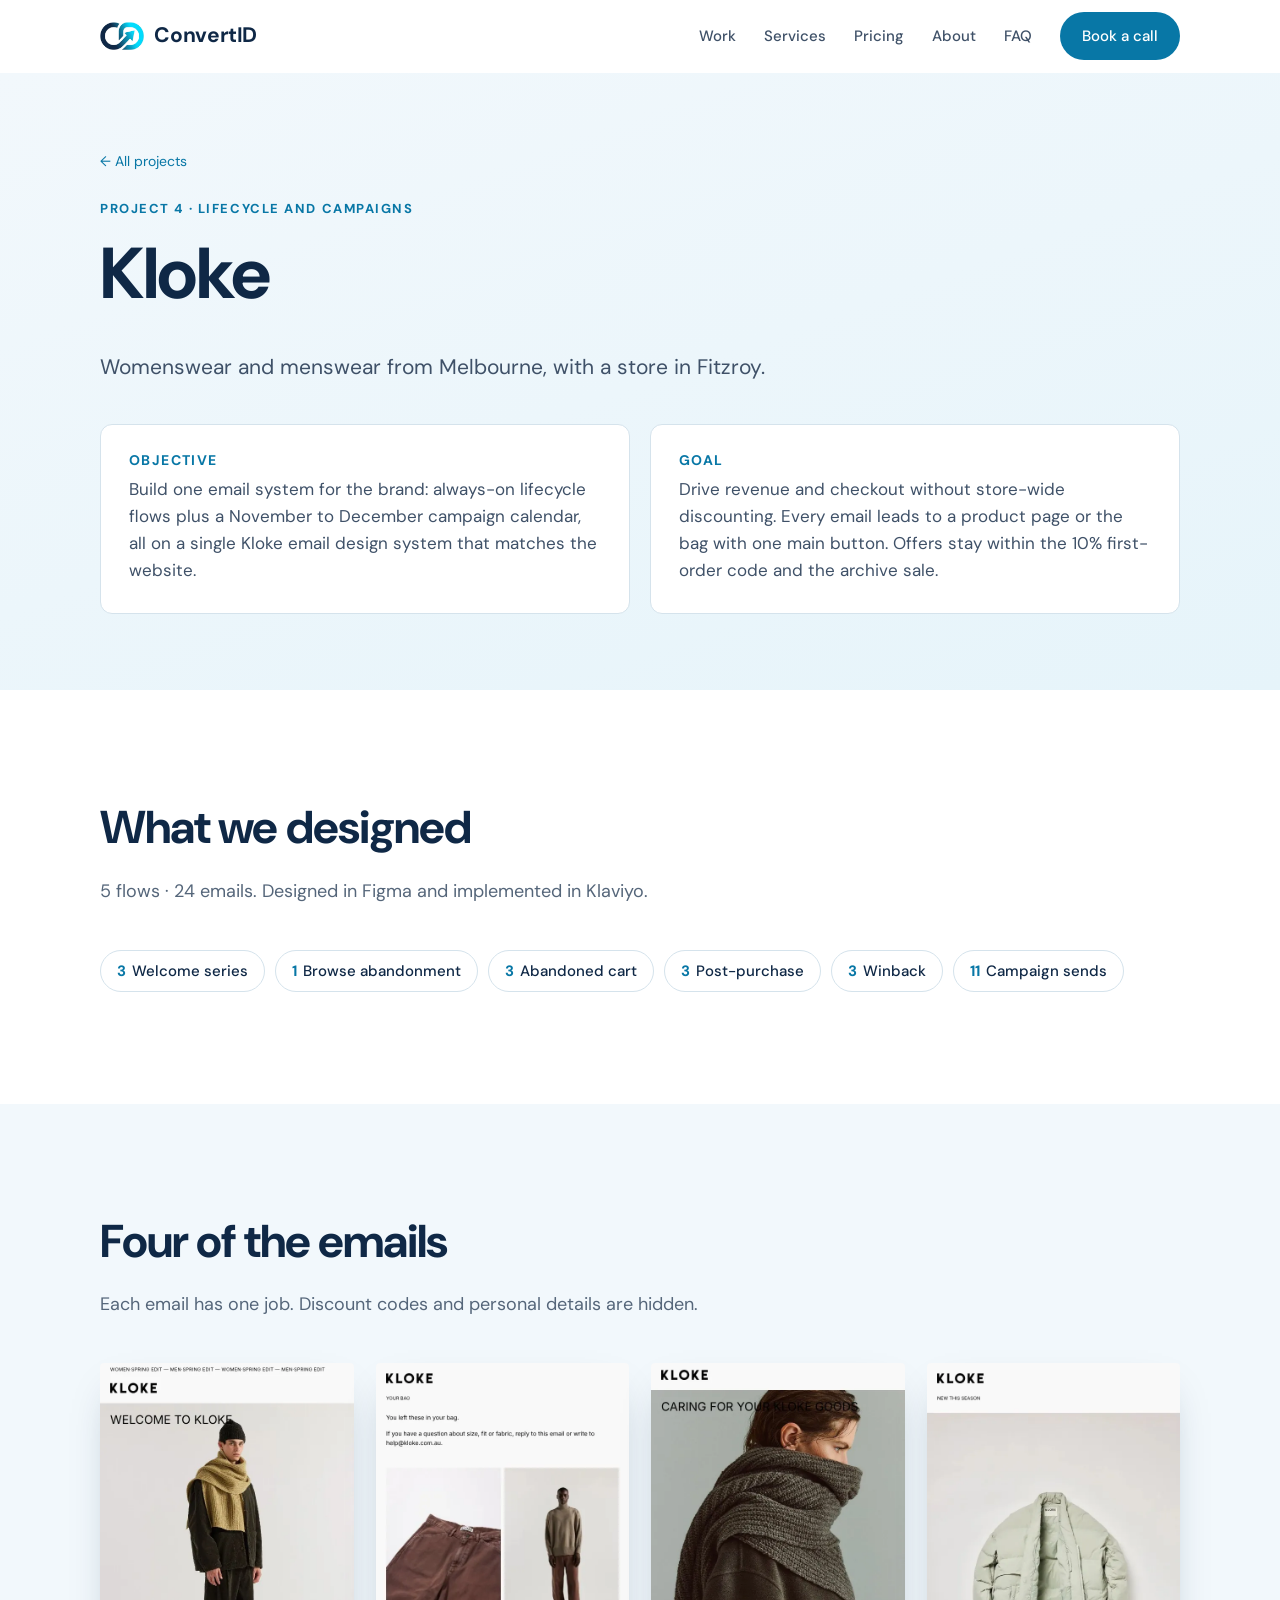
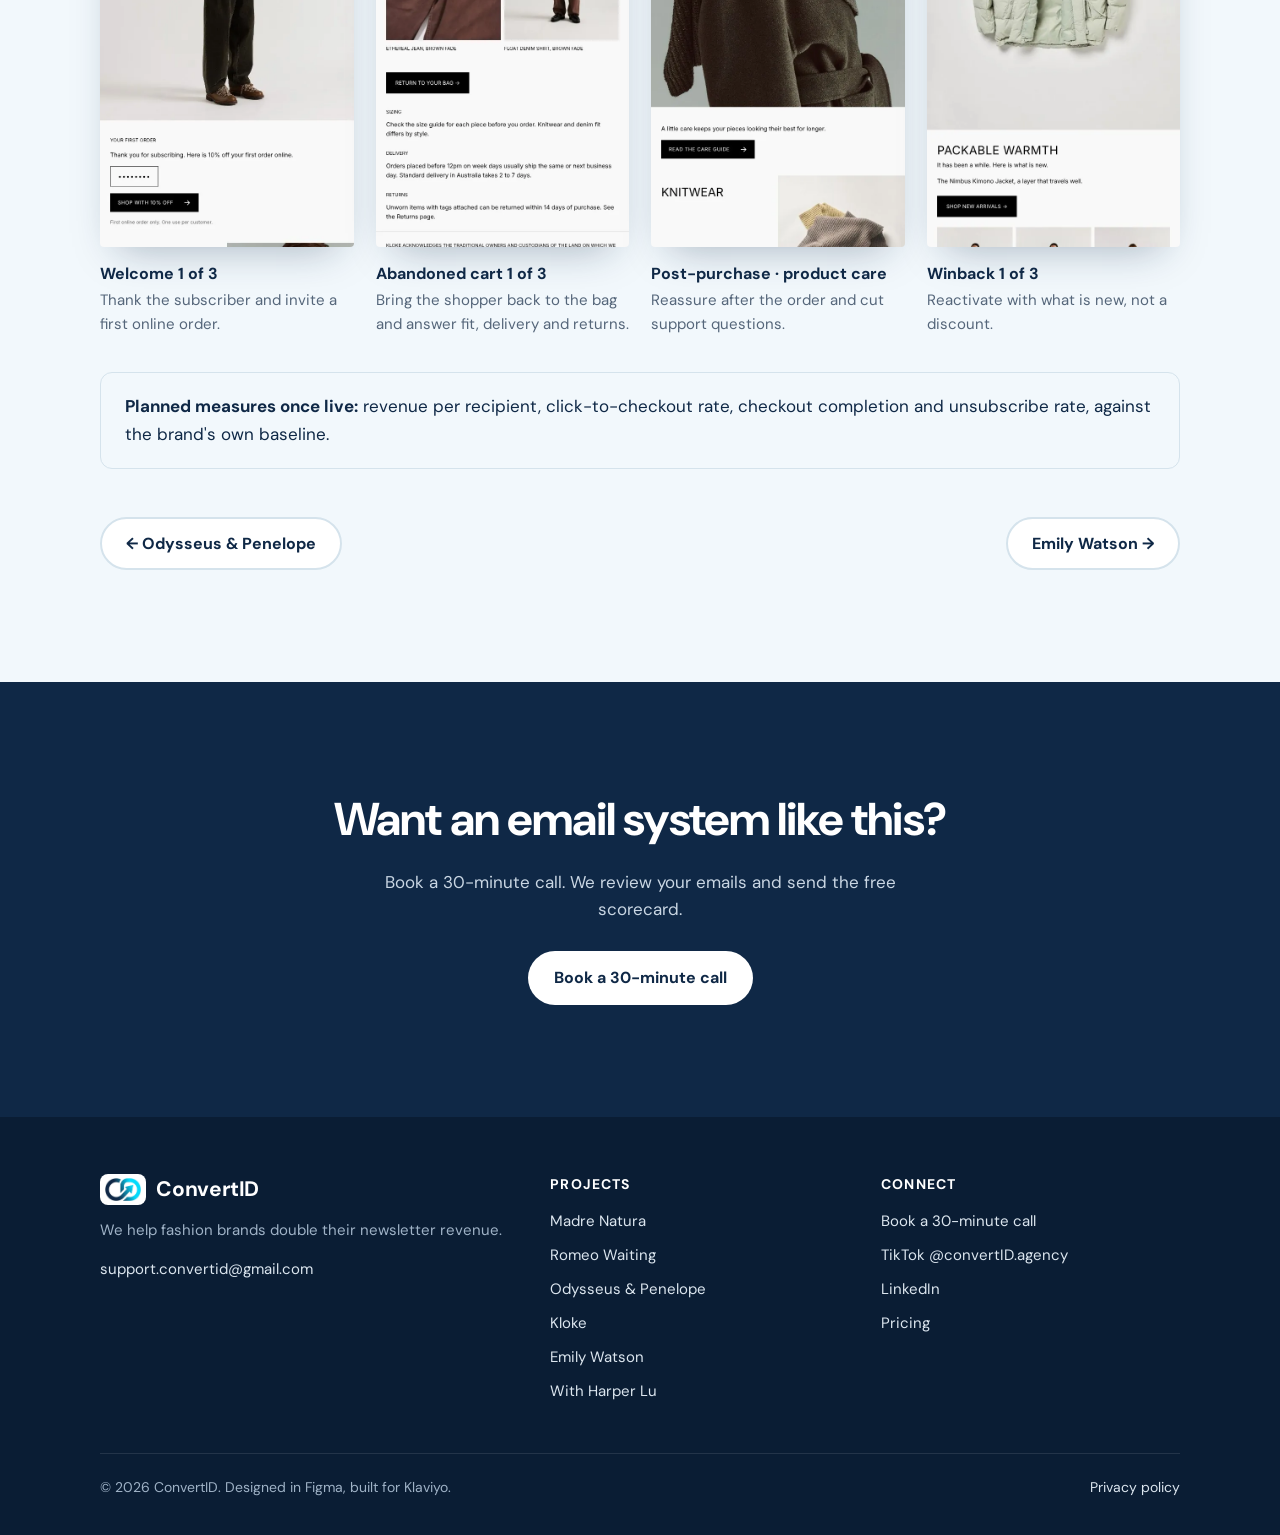
<file: work/kloke/index.html>
<!doctype html>
<html lang="en">
<head>
<meta charset="utf-8">
<meta name="viewport" content="width=device-width, initial-scale=1">
<title>Kloke · Lifecycle and campaigns · ConvertID</title>
<meta name="description" content="Kloke: Build one email system for the brand: always-on lifecycle flows plus a November to December campaign calendar, all on a single Kloke email design syste">
<link rel="canonical" href="https://convertid.netlify.app/work/kloke/">
<meta property="og:type" content="website">
<meta property="og:site_name" content="ConvertID">
<meta property="og:title" content="Kloke · Lifecycle and campaigns · ConvertID">
<meta property="og:description" content="Kloke: Build one email system for the brand: always-on lifecycle flows plus a November to December campaign calendar, all on a single Kloke email design syste">
<meta property="og:url" content="https://convertid.netlify.app/work/kloke/">
<meta property="og:image" content="https://convertid.netlify.app/og-image.jpg">
<meta name="twitter:card" content="summary_large_image">
<meta name="theme-color" content="#0F2846">
<link rel="icon" href="../../favicon.ico" sizes="any">
<link rel="icon" type="image/png" sizes="32x32" href="../../favicon-32.png">
<link rel="apple-touch-icon" href="../../apple-touch-icon.png">
<link rel="preconnect" href="https://fonts.googleapis.com">
<link rel="preconnect" href="https://fonts.gstatic.com" crossorigin>
<link href="https://fonts.googleapis.com/css2?family=DM+Sans:wght@400;500;700&display=swap" rel="stylesheet">
<link rel="stylesheet" href="../../assets/css/style.css">
</head>
<body>
<a class="skip" href="#main">Skip to content</a>
<header class="site-header">
  <nav class="wrap nav" aria-label="Main">
    <a class="brand" href="../../index.html"><img src="../../assets/img/logo.png" width="332" height="207" alt="">ConvertID</a>
    <button class="nav-toggle" aria-expanded="false" aria-controls="nav-links" aria-label="Open menu"><svg viewBox="0 0 24 24" fill="none" stroke="currentColor" stroke-width="2" stroke-linecap="round"><path d="M4 7h16M4 12h16M4 17h16"/></svg></button>
    <ul class="nav-links" id="nav-links">
      <li><a href="../../index.html#work">Work</a></li>
      <li><a href="../../index.html#services">Services</a></li>
      <li><a href="../../index.html#pricing">Pricing</a></li>
      <li><a href="../../index.html#about">About</a></li>
      <li><a href="../../index.html#faq">FAQ</a></li>
      <li><a class="btn btn-primary" href="https://calendly.com/anajumiati/30min" target="_blank" rel="noopener">Book a call</a></li>
    </ul>
  </nav>
</header>

<main id="main">
<section class="project-hero">
  <div class="wrap">
    <p class="crumb"><a href="../../index.html#work">&larr; All projects</a></p>
    <span class="eyebrow">Project 4 · Lifecycle and campaigns</span>
    <h1>Kloke</h1>
    <p class="lead">Womenswear and menswear from Melbourne, with a store in Fitzroy.</p>
    <div class="og-cards">
      <div class="card"><h3>Objective</h3><p>Build one email system for the brand: always-on lifecycle flows plus a November to December campaign calendar, all on a single Kloke email design system that matches the website.</p></div>
      <div class="card"><h3>Goal</h3><p>Drive revenue and checkout without store-wide discounting. Every email leads to a product page or the bag with one main button. Offers stay within the 10% first-order code and the archive sale.</p></div>
    </div>
  </div>
</section>
<section class="section">
  <div class="wrap">
    <div class="section-head"><h2>What we designed</h2><p>5 flows · 24 emails. Designed in Figma and implemented in Klaviyo.</p></div>
    <ul class="chips"><li><b>3</b>Welcome series</li><li><b>1</b>Browse abandonment</li><li><b>3</b>Abandoned cart</li><li><b>3</b>Post-purchase</li><li><b>3</b>Winback</li><li><b>11</b>Campaign sends</li></ul>
  </div>
</section>
<section class="section tint">
  <div class="wrap">
    <div class="section-head"><h2>Four of the emails</h2><p>Each email has one job. Discount codes and personal details are hidden.</p></div>
    <div class="gallery"><figure><picture><source srcset="../../assets/img/emails/kloke-welcome.webp" type="image/webp"><img src="../../assets/img/emails/kloke-welcome.jpg" width="600" height="1145" alt="Kloke — Welcome 1 of 3 email" loading="lazy" decoding="async"></picture><figcaption><b>Welcome 1 of 3</b>Thank the subscriber and invite a first online order.</figcaption></figure><figure><picture><source srcset="../../assets/img/emails/kloke-cart.webp" type="image/webp"><img src="../../assets/img/emails/kloke-cart.jpg" width="600" height="1145" alt="Kloke — Abandoned cart 1 of 3 email" loading="lazy" decoding="async"></picture><figcaption><b>Abandoned cart 1 of 3</b>Bring the shopper back to the bag and answer fit, delivery and returns.</figcaption></figure><figure><picture><source srcset="../../assets/img/emails/kloke-product-care.webp" type="image/webp"><img src="../../assets/img/emails/kloke-product-care.jpg" width="600" height="1145" alt="Kloke — Post-purchase · product care email" loading="lazy" decoding="async"></picture><figcaption><b>Post-purchase · product care</b>Reassure after the order and cut support questions.</figcaption></figure><figure><picture><source srcset="../../assets/img/emails/kloke-winback.webp" type="image/webp"><img src="../../assets/img/emails/kloke-winback.jpg" width="600" height="1145" alt="Kloke — Winback 1 of 3 email" loading="lazy" decoding="async"></picture><figcaption><b>Winback 1 of 3</b>Reactivate with what is new, not a discount.</figcaption></figure></div>
    <p class="measures"><b>Planned measures once live:</b> revenue per recipient, click-to-checkout rate, checkout completion and unsubscribe rate, against the brand&#x27;s own baseline.</p>
    <!-- RESULTS: add real results here only with the client's written approval. -->
    <div class="next-prev">
      <a class="btn btn-ghost" href="../../work/odysseus-penelope/index.html">&larr; Odysseus &amp; Penelope</a>
      <a class="btn btn-ghost" href="../../work/emily-watson/index.html">Emily Watson &rarr;</a>
    </div>
  </div>
</section>
<section class="section dark">
  <div class="wrap" style="text-align:center">
    <h2>Want an email system like this?</h2>
    <p style="max-width:46ch;margin:0 auto 28px">Book a 30-minute call. We review your emails and send the free scorecard.</p>
    <div class="btns" style="justify-content:center"><a class="btn btn-light" href="https://calendly.com/anajumiati/30min" target="_blank" rel="noopener">Book a 30-minute call</a></div>
  </div>
</section>
</main>
<footer class="site-footer">
  <div class="wrap">
    <div class="foot">
      <div>
        <a class="brand" href="../../index.html"><img src="../../assets/img/logo.png" width="332" height="207" alt="">ConvertID</a>
        <p>We help fashion brands double their newsletter revenue.</p>
        <p><a href="mailto:support.convertid@gmail.com">support.convertid@gmail.com</a></p>
      </div>
      <div>
        <h4>Projects</h4>
        <ul><li><a href="../../work/madre-natura/index.html">Madre Natura</a></li><li><a href="../../work/romeo-waiting/index.html">Romeo Waiting</a></li><li><a href="../../work/odysseus-penelope/index.html">Odysseus &amp; Penelope</a></li><li><a href="../../work/kloke/index.html">Kloke</a></li><li><a href="../../work/emily-watson/index.html">Emily Watson</a></li><li><a href="../../work/with-harper-lu/index.html">With Harper Lu</a></li></ul>
      </div>
      <div>
        <h4>Connect</h4>
        <ul>
          <li><a href="https://calendly.com/anajumiati/30min" target="_blank" rel="noopener">Book a 30-minute call</a></li>
          <li><a href="https://www.tiktok.com/@convertID.agency" target="_blank" rel="noopener">TikTok @convertID.agency</a></li>
          <li><a href="https://linkedin.com/in/anajumiati" target="_blank" rel="noopener">LinkedIn</a></li>
          <li><a href="../../index.html#pricing">Pricing</a></li>
        </ul>
      </div>
    </div>
    <div class="legal">
      <span>&copy; <span id="year">2026</span> ConvertID. Designed in Figma, built for Klaviyo.</span>
      <a href="../../privacy/index.html">Privacy policy</a>
    </div>
  </div>
</footer>
<script src="../../assets/js/main.js" defer></script>
</body>
</html>
</file>
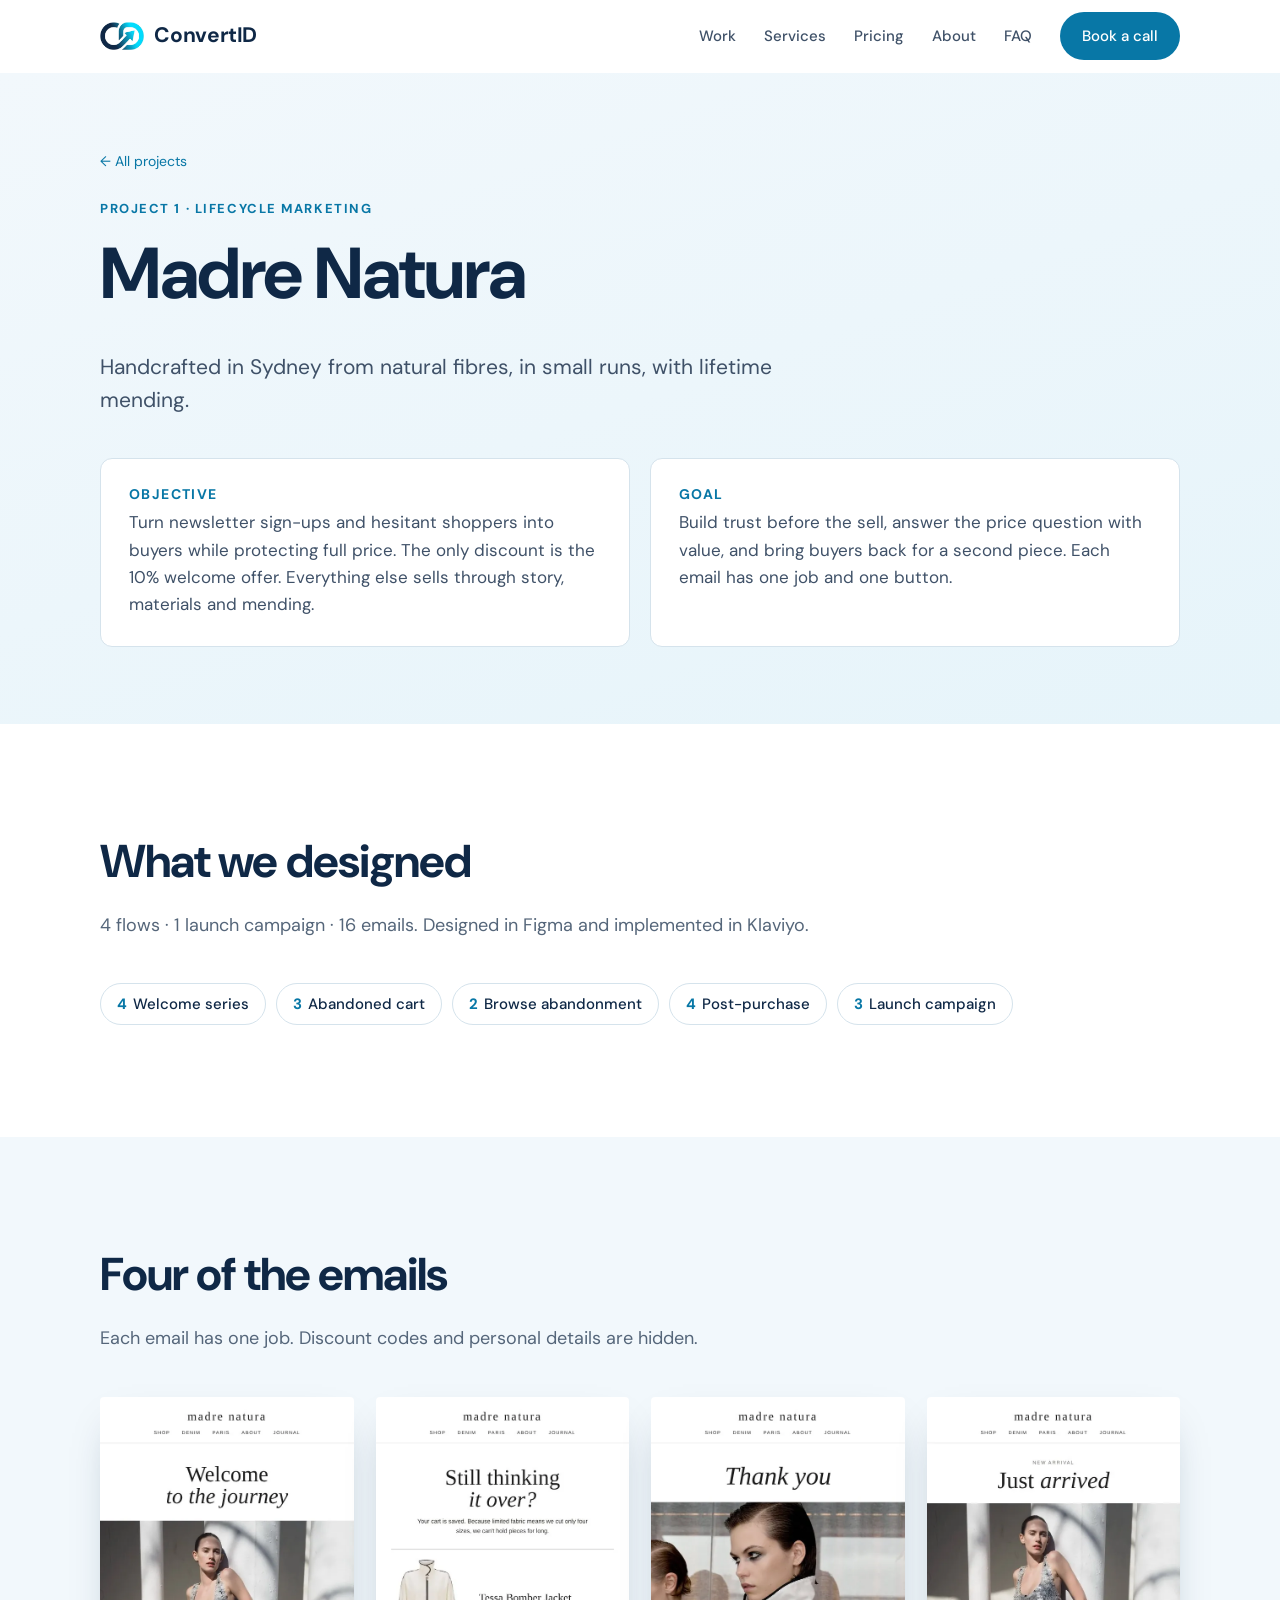
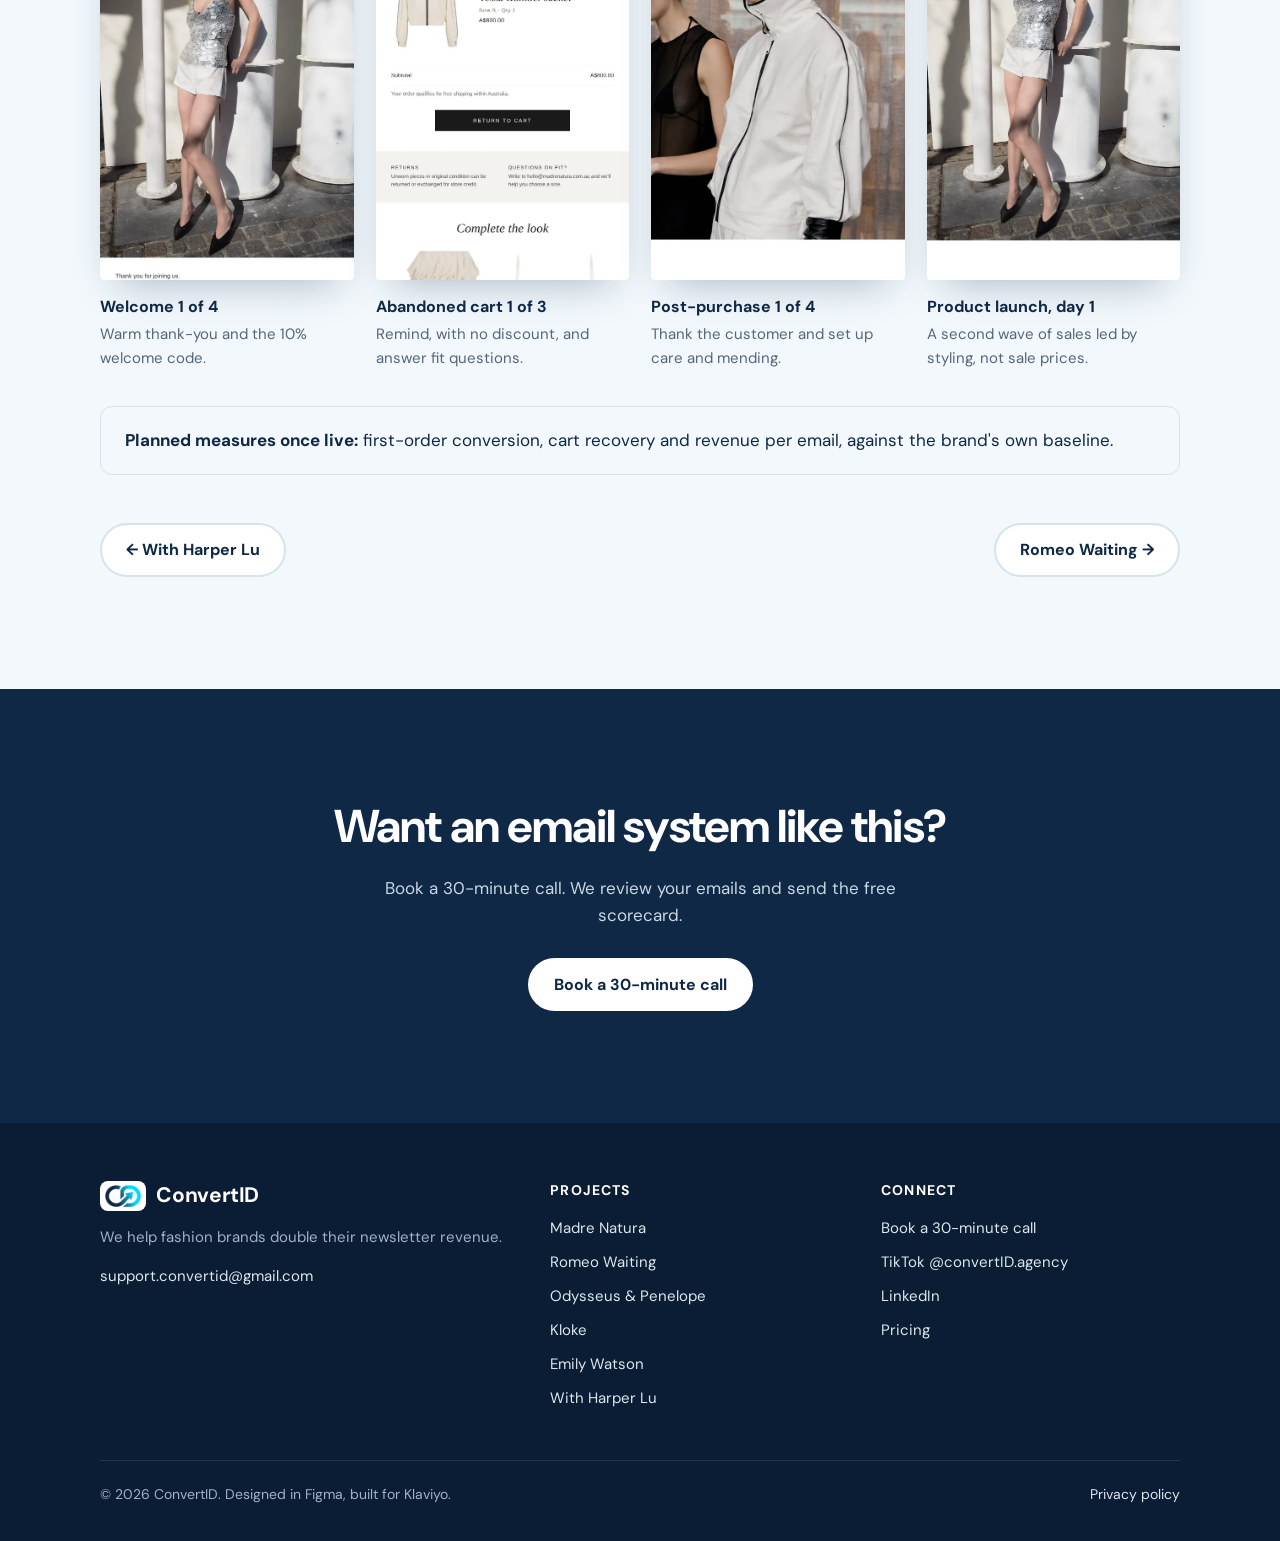
<file: work/madre-natura/index.html>
<!doctype html>
<html lang="en">
<head>
<meta charset="utf-8">
<meta name="viewport" content="width=device-width, initial-scale=1">
<title>Madre Natura · Lifecycle marketing · ConvertID</title>
<meta name="description" content="Madre Natura: Turn newsletter sign-ups and hesitant shoppers into buyers while protecting full price. The only discount is the 10% welcome offer. Everything e">
<link rel="canonical" href="https://convertid.netlify.app/work/madre-natura/">
<meta property="og:type" content="website">
<meta property="og:site_name" content="ConvertID">
<meta property="og:title" content="Madre Natura · Lifecycle marketing · ConvertID">
<meta property="og:description" content="Madre Natura: Turn newsletter sign-ups and hesitant shoppers into buyers while protecting full price. The only discount is the 10% welcome offer. Everything e">
<meta property="og:url" content="https://convertid.netlify.app/work/madre-natura/">
<meta property="og:image" content="https://convertid.netlify.app/og-image.jpg">
<meta name="twitter:card" content="summary_large_image">
<meta name="theme-color" content="#0F2846">
<link rel="icon" href="../../favicon.ico" sizes="any">
<link rel="icon" type="image/png" sizes="32x32" href="../../favicon-32.png">
<link rel="apple-touch-icon" href="../../apple-touch-icon.png">
<link rel="preconnect" href="https://fonts.googleapis.com">
<link rel="preconnect" href="https://fonts.gstatic.com" crossorigin>
<link href="https://fonts.googleapis.com/css2?family=DM+Sans:wght@400;500;700&display=swap" rel="stylesheet">
<link rel="stylesheet" href="../../assets/css/style.css">
</head>
<body>
<a class="skip" href="#main">Skip to content</a>
<header class="site-header">
  <nav class="wrap nav" aria-label="Main">
    <a class="brand" href="../../index.html"><img src="../../assets/img/logo.png" width="332" height="207" alt="">ConvertID</a>
    <button class="nav-toggle" aria-expanded="false" aria-controls="nav-links" aria-label="Open menu"><svg viewBox="0 0 24 24" fill="none" stroke="currentColor" stroke-width="2" stroke-linecap="round"><path d="M4 7h16M4 12h16M4 17h16"/></svg></button>
    <ul class="nav-links" id="nav-links">
      <li><a href="../../index.html#work">Work</a></li>
      <li><a href="../../index.html#services">Services</a></li>
      <li><a href="../../index.html#pricing">Pricing</a></li>
      <li><a href="../../index.html#about">About</a></li>
      <li><a href="../../index.html#faq">FAQ</a></li>
      <li><a class="btn btn-primary" href="https://calendly.com/anajumiati/30min" target="_blank" rel="noopener">Book a call</a></li>
    </ul>
  </nav>
</header>

<main id="main">
<section class="project-hero">
  <div class="wrap">
    <p class="crumb"><a href="../../index.html#work">&larr; All projects</a></p>
    <span class="eyebrow">Project 1 · Lifecycle marketing</span>
    <h1>Madre Natura</h1>
    <p class="lead">Handcrafted in Sydney from natural fibres, in small runs, with lifetime mending.</p>
    <div class="og-cards">
      <div class="card"><h3>Objective</h3><p>Turn newsletter sign-ups and hesitant shoppers into buyers while protecting full price. The only discount is the 10% welcome offer. Everything else sells through story, materials and mending.</p></div>
      <div class="card"><h3>Goal</h3><p>Build trust before the sell, answer the price question with value, and bring buyers back for a second piece. Each email has one job and one button.</p></div>
    </div>
  </div>
</section>
<section class="section">
  <div class="wrap">
    <div class="section-head"><h2>What we designed</h2><p>4 flows · 1 launch campaign · 16 emails. Designed in Figma and implemented in Klaviyo.</p></div>
    <ul class="chips"><li><b>4</b>Welcome series</li><li><b>3</b>Abandoned cart</li><li><b>2</b>Browse abandonment</li><li><b>4</b>Post-purchase</li><li><b>3</b>Launch campaign</li></ul>
  </div>
</section>
<section class="section tint">
  <div class="wrap">
    <div class="section-head"><h2>Four of the emails</h2><p>Each email has one job. Discount codes and personal details are hidden.</p></div>
    <div class="gallery"><figure><picture><source srcset="../../assets/img/emails/madre-welcome.webp" type="image/webp"><img src="../../assets/img/emails/madre-welcome.jpg" width="600" height="1145" alt="Madre Natura — Welcome 1 of 4 email" loading="lazy" decoding="async"></picture><figcaption><b>Welcome 1 of 4</b>Warm thank-you and the 10% welcome code.</figcaption></figure><figure><picture><source srcset="../../assets/img/emails/madre-cart.webp" type="image/webp"><img src="../../assets/img/emails/madre-cart.jpg" width="600" height="1145" alt="Madre Natura — Abandoned cart 1 of 3 email" loading="lazy" decoding="async"></picture><figcaption><b>Abandoned cart 1 of 3</b>Remind, with no discount, and answer fit questions.</figcaption></figure><figure><picture><source srcset="../../assets/img/emails/madre-post-purchase.webp" type="image/webp"><img src="../../assets/img/emails/madre-post-purchase.jpg" width="600" height="1145" alt="Madre Natura — Post-purchase 1 of 4 email" loading="lazy" decoding="async"></picture><figcaption><b>Post-purchase 1 of 4</b>Thank the customer and set up care and mending.</figcaption></figure><figure><picture><source srcset="../../assets/img/emails/madre-launch.webp" type="image/webp"><img src="../../assets/img/emails/madre-launch.jpg" width="600" height="1145" alt="Madre Natura — Product launch, day 1 email" loading="lazy" decoding="async"></picture><figcaption><b>Product launch, day 1</b>A second wave of sales led by styling, not sale prices.</figcaption></figure></div>
    <p class="measures"><b>Planned measures once live:</b> first-order conversion, cart recovery and revenue per email, against the brand&#x27;s own baseline.</p>
    <!-- RESULTS: add real results here only with the client's written approval. -->
    <div class="next-prev">
      <a class="btn btn-ghost" href="../../work/with-harper-lu/index.html">&larr; With Harper Lu</a>
      <a class="btn btn-ghost" href="../../work/romeo-waiting/index.html">Romeo Waiting &rarr;</a>
    </div>
  </div>
</section>
<section class="section dark">
  <div class="wrap" style="text-align:center">
    <h2>Want an email system like this?</h2>
    <p style="max-width:46ch;margin:0 auto 28px">Book a 30-minute call. We review your emails and send the free scorecard.</p>
    <div class="btns" style="justify-content:center"><a class="btn btn-light" href="https://calendly.com/anajumiati/30min" target="_blank" rel="noopener">Book a 30-minute call</a></div>
  </div>
</section>
</main>
<footer class="site-footer">
  <div class="wrap">
    <div class="foot">
      <div>
        <a class="brand" href="../../index.html"><img src="../../assets/img/logo.png" width="332" height="207" alt="">ConvertID</a>
        <p>We help fashion brands double their newsletter revenue.</p>
        <p><a href="mailto:support.convertid@gmail.com">support.convertid@gmail.com</a></p>
      </div>
      <div>
        <h4>Projects</h4>
        <ul><li><a href="../../work/madre-natura/index.html">Madre Natura</a></li><li><a href="../../work/romeo-waiting/index.html">Romeo Waiting</a></li><li><a href="../../work/odysseus-penelope/index.html">Odysseus &amp; Penelope</a></li><li><a href="../../work/kloke/index.html">Kloke</a></li><li><a href="../../work/emily-watson/index.html">Emily Watson</a></li><li><a href="../../work/with-harper-lu/index.html">With Harper Lu</a></li></ul>
      </div>
      <div>
        <h4>Connect</h4>
        <ul>
          <li><a href="https://calendly.com/anajumiati/30min" target="_blank" rel="noopener">Book a 30-minute call</a></li>
          <li><a href="https://www.tiktok.com/@convertID.agency" target="_blank" rel="noopener">TikTok @convertID.agency</a></li>
          <li><a href="https://linkedin.com/in/anajumiati" target="_blank" rel="noopener">LinkedIn</a></li>
          <li><a href="../../index.html#pricing">Pricing</a></li>
        </ul>
      </div>
    </div>
    <div class="legal">
      <span>&copy; <span id="year">2026</span> ConvertID. Designed in Figma, built for Klaviyo.</span>
      <a href="../../privacy/index.html">Privacy policy</a>
    </div>
  </div>
</footer>
<script src="../../assets/js/main.js" defer></script>
</body>
</html>
</file>
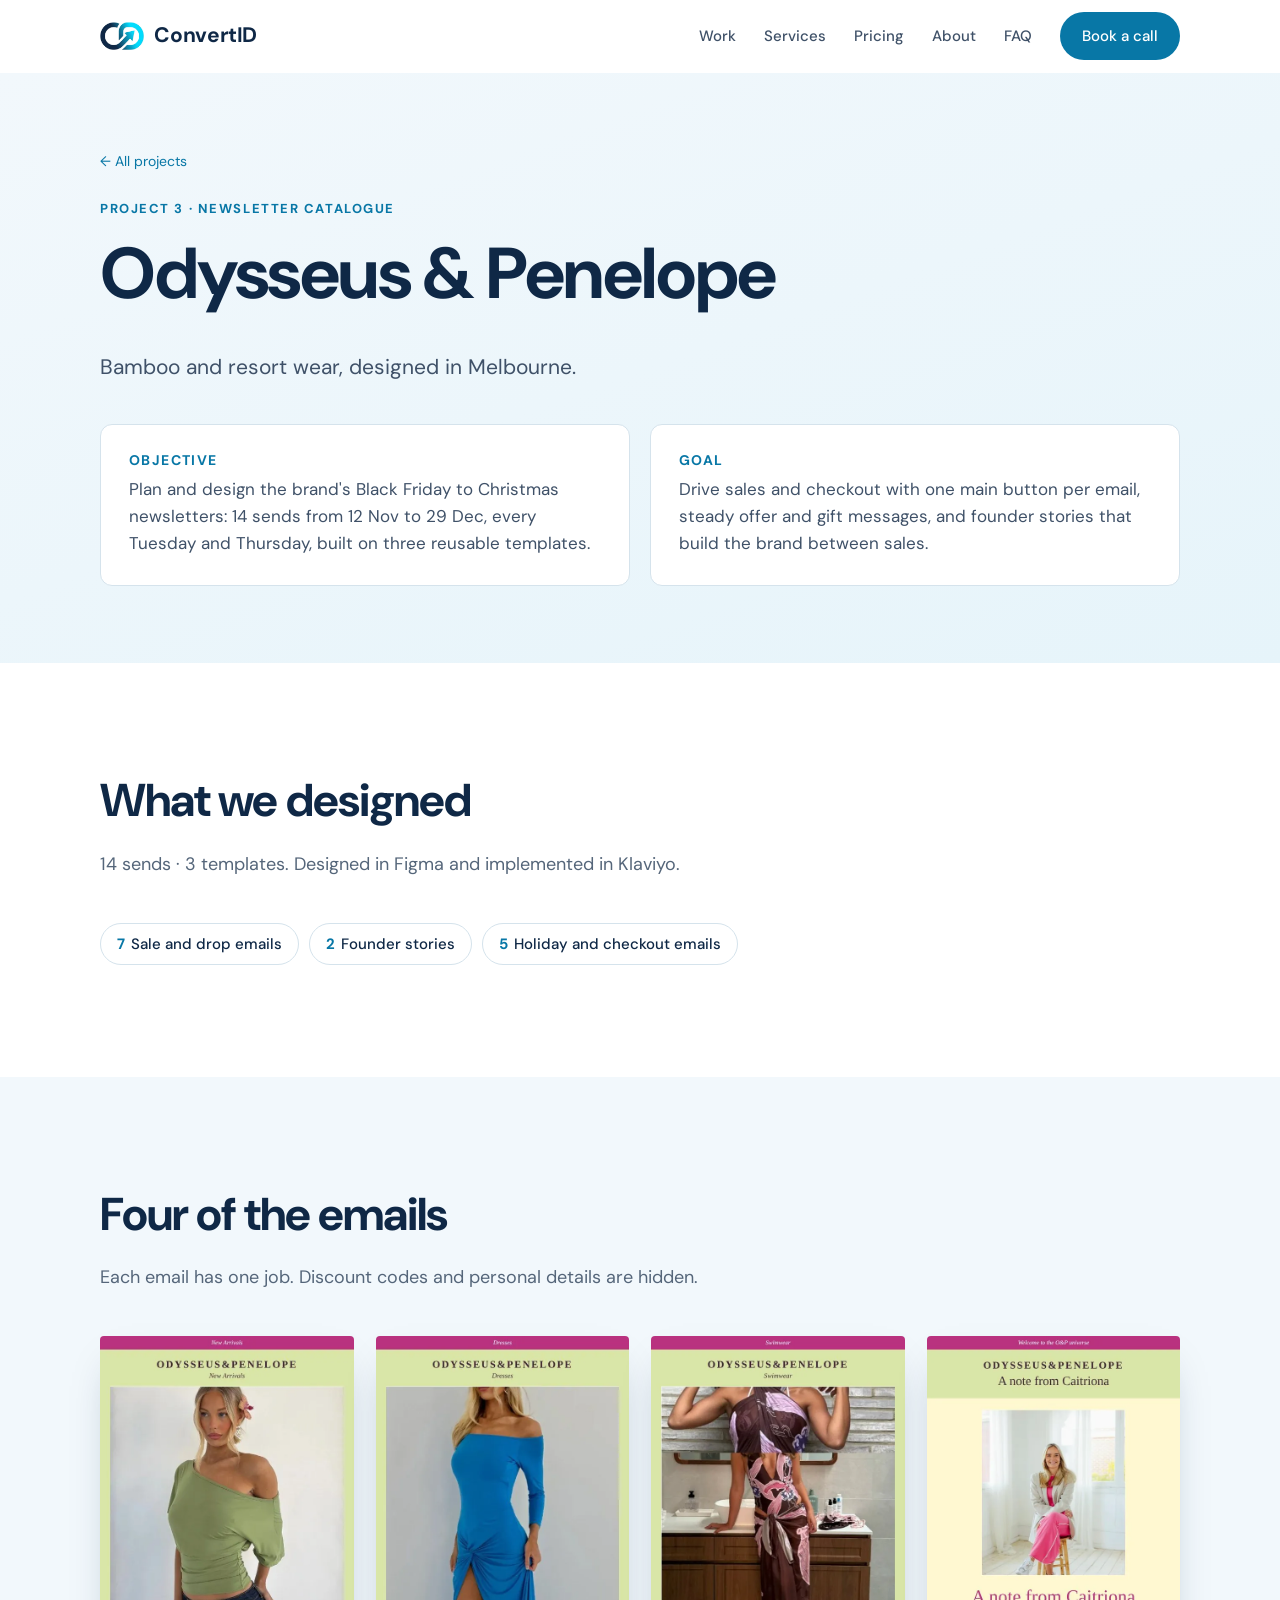
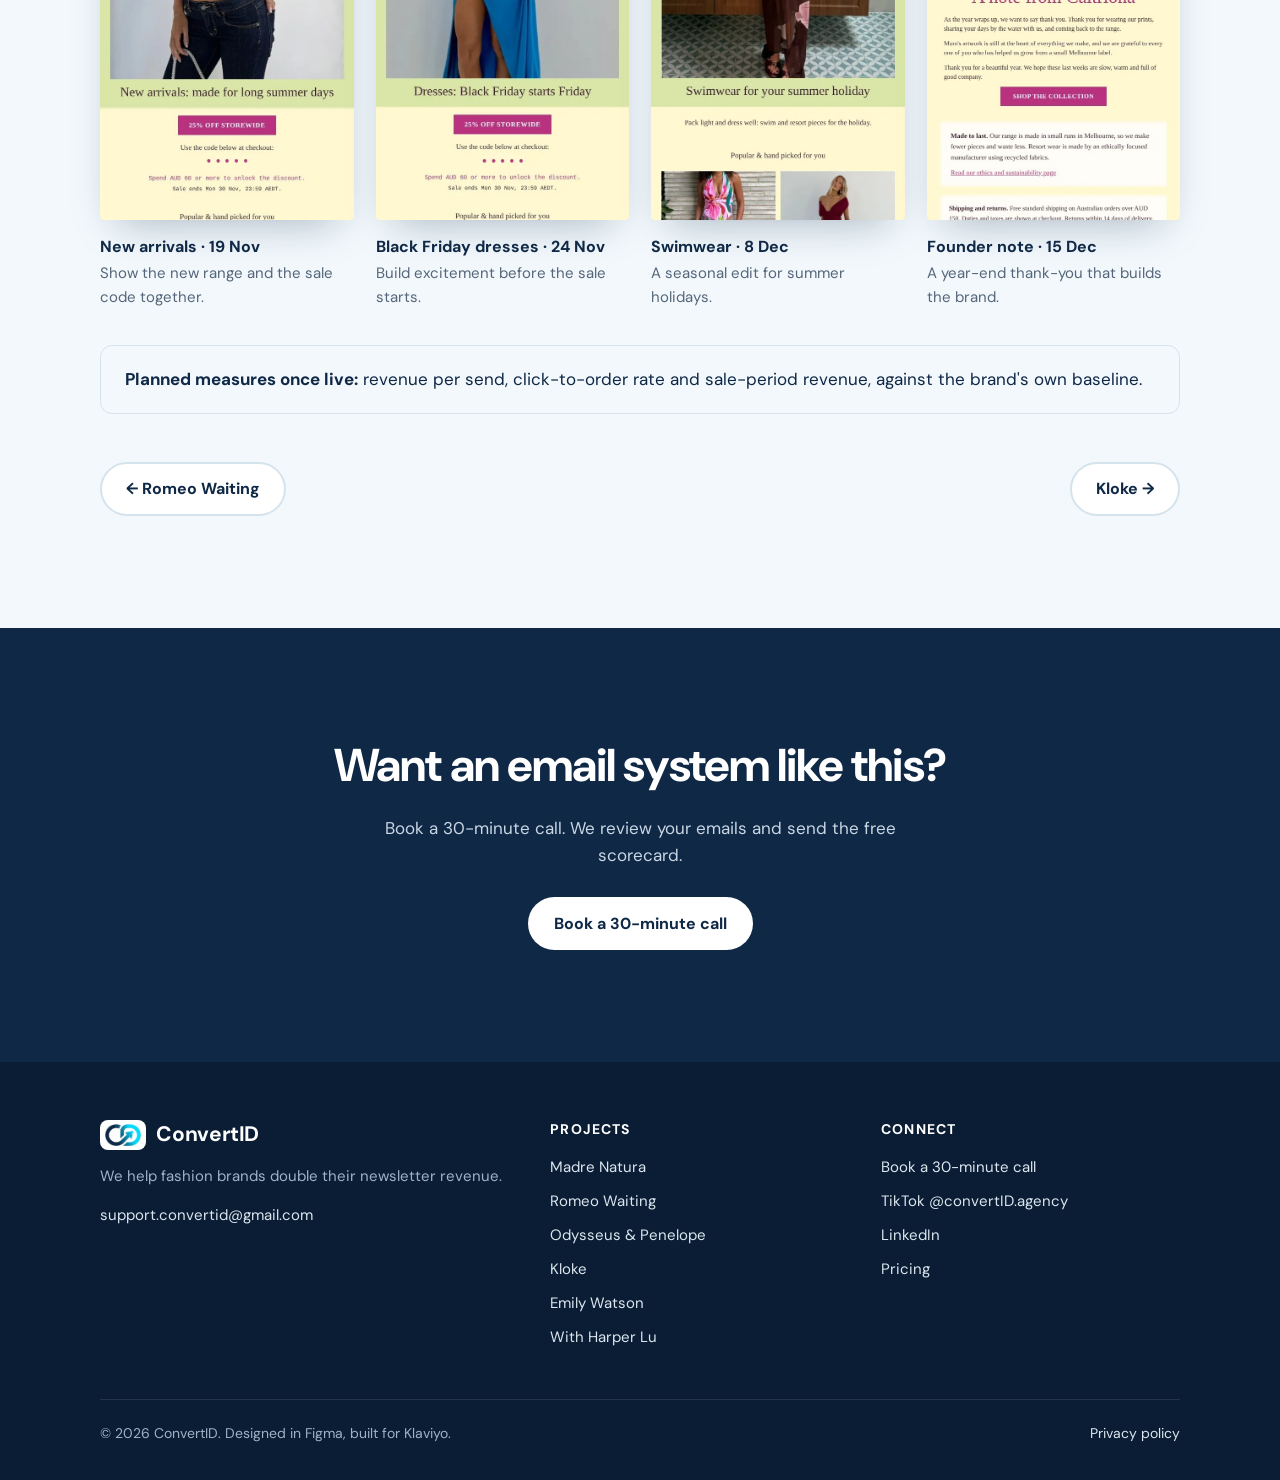
<file: work/odysseus-penelope/index.html>
<!doctype html>
<html lang="en">
<head>
<meta charset="utf-8">
<meta name="viewport" content="width=device-width, initial-scale=1">
<title>Odysseus &amp; Penelope · Newsletter catalogue · ConvertID</title>
<meta name="description" content="Odysseus &amp; Penelope: Plan and design the brand&#x27;s Black Friday to Christmas newsletters: 14 sends from 12 Nov to 29 Dec, every Tuesday and Thursday, built on t">
<link rel="canonical" href="https://convertid.netlify.app/work/odysseus-penelope/">
<meta property="og:type" content="website">
<meta property="og:site_name" content="ConvertID">
<meta property="og:title" content="Odysseus &amp; Penelope · Newsletter catalogue · ConvertID">
<meta property="og:description" content="Odysseus &amp; Penelope: Plan and design the brand&#x27;s Black Friday to Christmas newsletters: 14 sends from 12 Nov to 29 Dec, every Tuesday and Thursday, built on t">
<meta property="og:url" content="https://convertid.netlify.app/work/odysseus-penelope/">
<meta property="og:image" content="https://convertid.netlify.app/og-image.jpg">
<meta name="twitter:card" content="summary_large_image">
<meta name="theme-color" content="#0F2846">
<link rel="icon" href="../../favicon.ico" sizes="any">
<link rel="icon" type="image/png" sizes="32x32" href="../../favicon-32.png">
<link rel="apple-touch-icon" href="../../apple-touch-icon.png">
<link rel="preconnect" href="https://fonts.googleapis.com">
<link rel="preconnect" href="https://fonts.gstatic.com" crossorigin>
<link href="https://fonts.googleapis.com/css2?family=DM+Sans:wght@400;500;700&display=swap" rel="stylesheet">
<link rel="stylesheet" href="../../assets/css/style.css">
</head>
<body>
<a class="skip" href="#main">Skip to content</a>
<header class="site-header">
  <nav class="wrap nav" aria-label="Main">
    <a class="brand" href="../../index.html"><img src="../../assets/img/logo.png" width="332" height="207" alt="">ConvertID</a>
    <button class="nav-toggle" aria-expanded="false" aria-controls="nav-links" aria-label="Open menu"><svg viewBox="0 0 24 24" fill="none" stroke="currentColor" stroke-width="2" stroke-linecap="round"><path d="M4 7h16M4 12h16M4 17h16"/></svg></button>
    <ul class="nav-links" id="nav-links">
      <li><a href="../../index.html#work">Work</a></li>
      <li><a href="../../index.html#services">Services</a></li>
      <li><a href="../../index.html#pricing">Pricing</a></li>
      <li><a href="../../index.html#about">About</a></li>
      <li><a href="../../index.html#faq">FAQ</a></li>
      <li><a class="btn btn-primary" href="https://calendly.com/anajumiati/30min" target="_blank" rel="noopener">Book a call</a></li>
    </ul>
  </nav>
</header>

<main id="main">
<section class="project-hero">
  <div class="wrap">
    <p class="crumb"><a href="../../index.html#work">&larr; All projects</a></p>
    <span class="eyebrow">Project 3 · Newsletter catalogue</span>
    <h1>Odysseus &amp; Penelope</h1>
    <p class="lead">Bamboo and resort wear, designed in Melbourne.</p>
    <div class="og-cards">
      <div class="card"><h3>Objective</h3><p>Plan and design the brand&#x27;s Black Friday to Christmas newsletters: 14 sends from 12 Nov to 29 Dec, every Tuesday and Thursday, built on three reusable templates.</p></div>
      <div class="card"><h3>Goal</h3><p>Drive sales and checkout with one main button per email, steady offer and gift messages, and founder stories that build the brand between sales.</p></div>
    </div>
  </div>
</section>
<section class="section">
  <div class="wrap">
    <div class="section-head"><h2>What we designed</h2><p>14 sends · 3 templates. Designed in Figma and implemented in Klaviyo.</p></div>
    <ul class="chips"><li><b>7</b>Sale and drop emails</li><li><b>2</b>Founder stories</li><li><b>5</b>Holiday and checkout emails</li></ul>
  </div>
</section>
<section class="section tint">
  <div class="wrap">
    <div class="section-head"><h2>Four of the emails</h2><p>Each email has one job. Discount codes and personal details are hidden.</p></div>
    <div class="gallery"><figure><picture><source srcset="../../assets/img/emails/op-new-arrivals.webp" type="image/webp"><img src="../../assets/img/emails/op-new-arrivals.jpg" width="600" height="1145" alt="Odysseus &amp; Penelope — New arrivals · 19 Nov email" loading="lazy" decoding="async"></picture><figcaption><b>New arrivals · 19 Nov</b>Show the new range and the sale code together.</figcaption></figure><figure><picture><source srcset="../../assets/img/emails/op-black-friday.webp" type="image/webp"><img src="../../assets/img/emails/op-black-friday.jpg" width="600" height="1145" alt="Odysseus &amp; Penelope — Black Friday dresses · 24 Nov email" loading="lazy" decoding="async"></picture><figcaption><b>Black Friday dresses · 24 Nov</b>Build excitement before the sale starts.</figcaption></figure><figure><picture><source srcset="../../assets/img/emails/op-swimwear.webp" type="image/webp"><img src="../../assets/img/emails/op-swimwear.jpg" width="600" height="1145" alt="Odysseus &amp; Penelope — Swimwear · 8 Dec email" loading="lazy" decoding="async"></picture><figcaption><b>Swimwear · 8 Dec</b>A seasonal edit for summer holidays.</figcaption></figure><figure><picture><source srcset="../../assets/img/emails/op-founder-note.webp" type="image/webp"><img src="../../assets/img/emails/op-founder-note.jpg" width="600" height="1145" alt="Odysseus &amp; Penelope — Founder note · 15 Dec email" loading="lazy" decoding="async"></picture><figcaption><b>Founder note · 15 Dec</b>A year-end thank-you that builds the brand.</figcaption></figure></div>
    <p class="measures"><b>Planned measures once live:</b> revenue per send, click-to-order rate and sale-period revenue, against the brand&#x27;s own baseline.</p>
    <!-- RESULTS: add real results here only with the client's written approval. -->
    <div class="next-prev">
      <a class="btn btn-ghost" href="../../work/romeo-waiting/index.html">&larr; Romeo Waiting</a>
      <a class="btn btn-ghost" href="../../work/kloke/index.html">Kloke &rarr;</a>
    </div>
  </div>
</section>
<section class="section dark">
  <div class="wrap" style="text-align:center">
    <h2>Want an email system like this?</h2>
    <p style="max-width:46ch;margin:0 auto 28px">Book a 30-minute call. We review your emails and send the free scorecard.</p>
    <div class="btns" style="justify-content:center"><a class="btn btn-light" href="https://calendly.com/anajumiati/30min" target="_blank" rel="noopener">Book a 30-minute call</a></div>
  </div>
</section>
</main>
<footer class="site-footer">
  <div class="wrap">
    <div class="foot">
      <div>
        <a class="brand" href="../../index.html"><img src="../../assets/img/logo.png" width="332" height="207" alt="">ConvertID</a>
        <p>We help fashion brands double their newsletter revenue.</p>
        <p><a href="mailto:support.convertid@gmail.com">support.convertid@gmail.com</a></p>
      </div>
      <div>
        <h4>Projects</h4>
        <ul><li><a href="../../work/madre-natura/index.html">Madre Natura</a></li><li><a href="../../work/romeo-waiting/index.html">Romeo Waiting</a></li><li><a href="../../work/odysseus-penelope/index.html">Odysseus &amp; Penelope</a></li><li><a href="../../work/kloke/index.html">Kloke</a></li><li><a href="../../work/emily-watson/index.html">Emily Watson</a></li><li><a href="../../work/with-harper-lu/index.html">With Harper Lu</a></li></ul>
      </div>
      <div>
        <h4>Connect</h4>
        <ul>
          <li><a href="https://calendly.com/anajumiati/30min" target="_blank" rel="noopener">Book a 30-minute call</a></li>
          <li><a href="https://www.tiktok.com/@convertID.agency" target="_blank" rel="noopener">TikTok @convertID.agency</a></li>
          <li><a href="https://linkedin.com/in/anajumiati" target="_blank" rel="noopener">LinkedIn</a></li>
          <li><a href="../../index.html#pricing">Pricing</a></li>
        </ul>
      </div>
    </div>
    <div class="legal">
      <span>&copy; <span id="year">2026</span> ConvertID. Designed in Figma, built for Klaviyo.</span>
      <a href="../../privacy/index.html">Privacy policy</a>
    </div>
  </div>
</footer>
<script src="../../assets/js/main.js" defer></script>
</body>
</html>
</file>
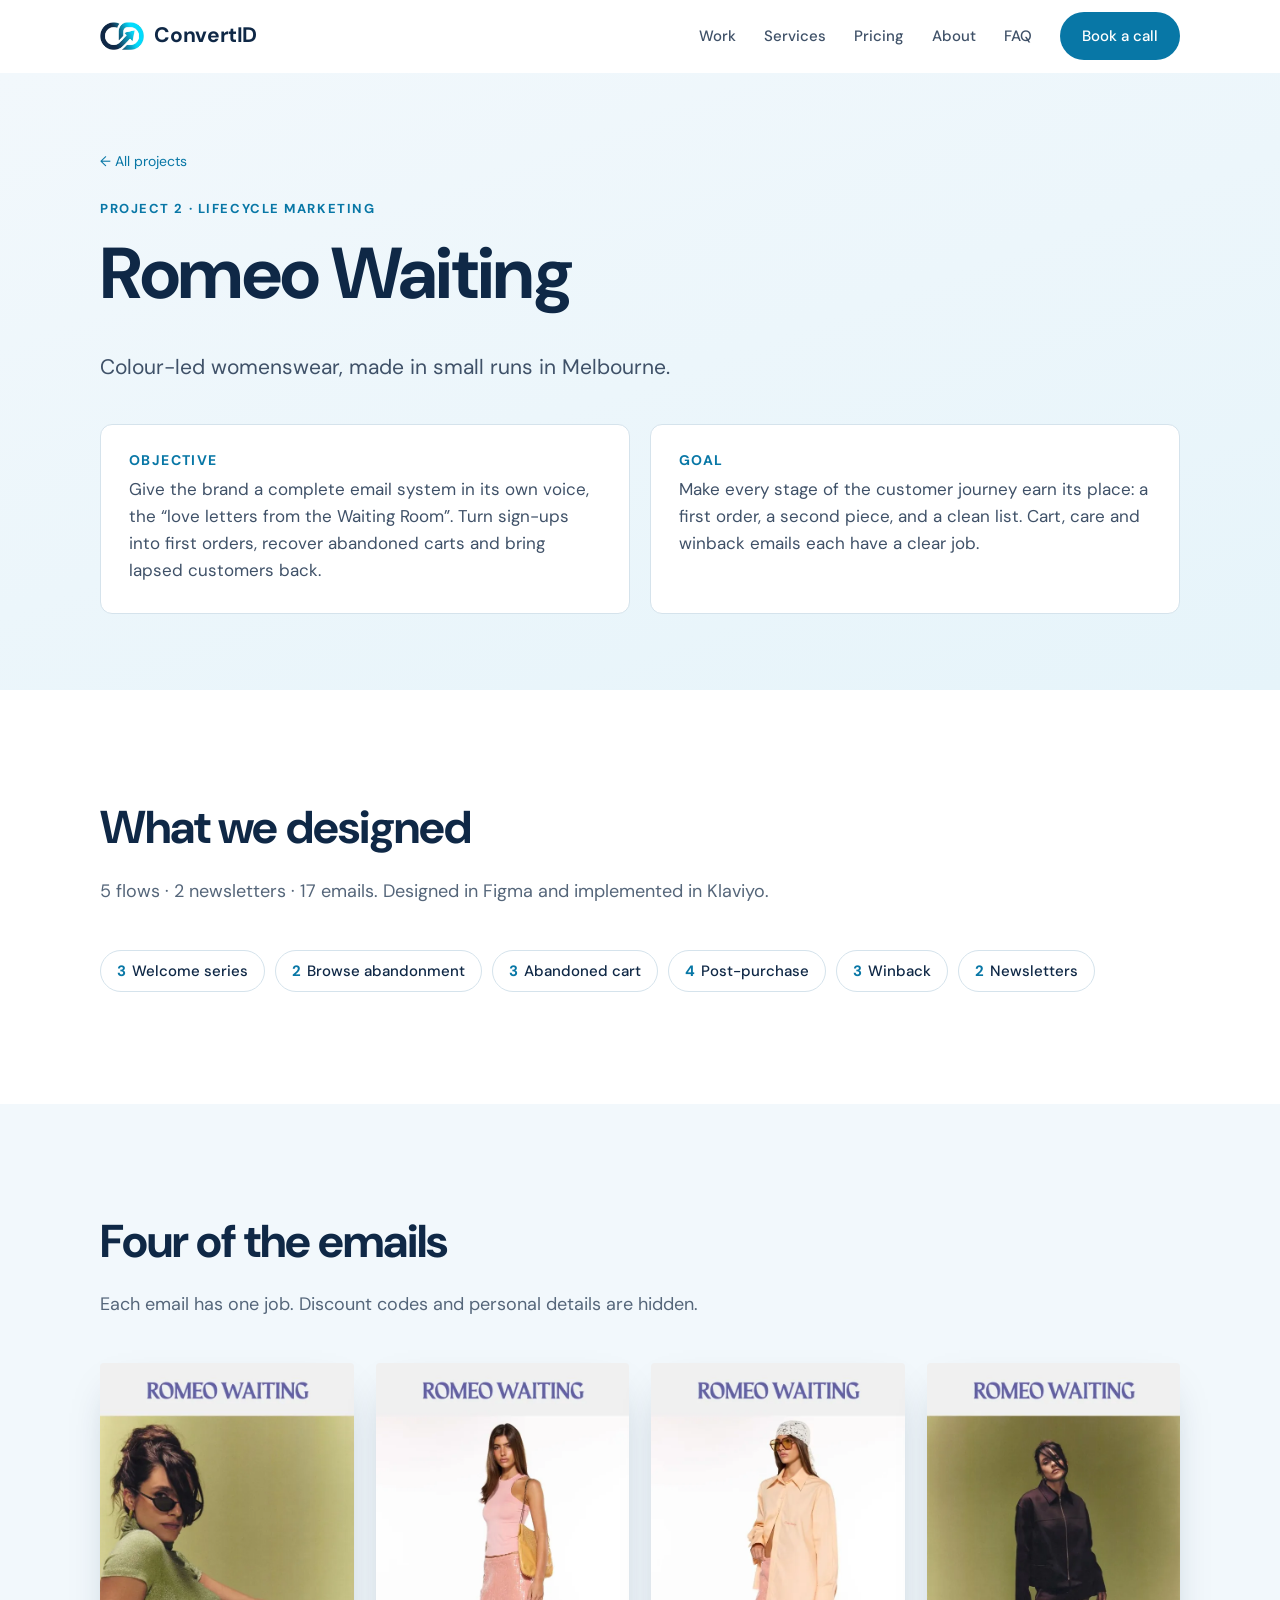
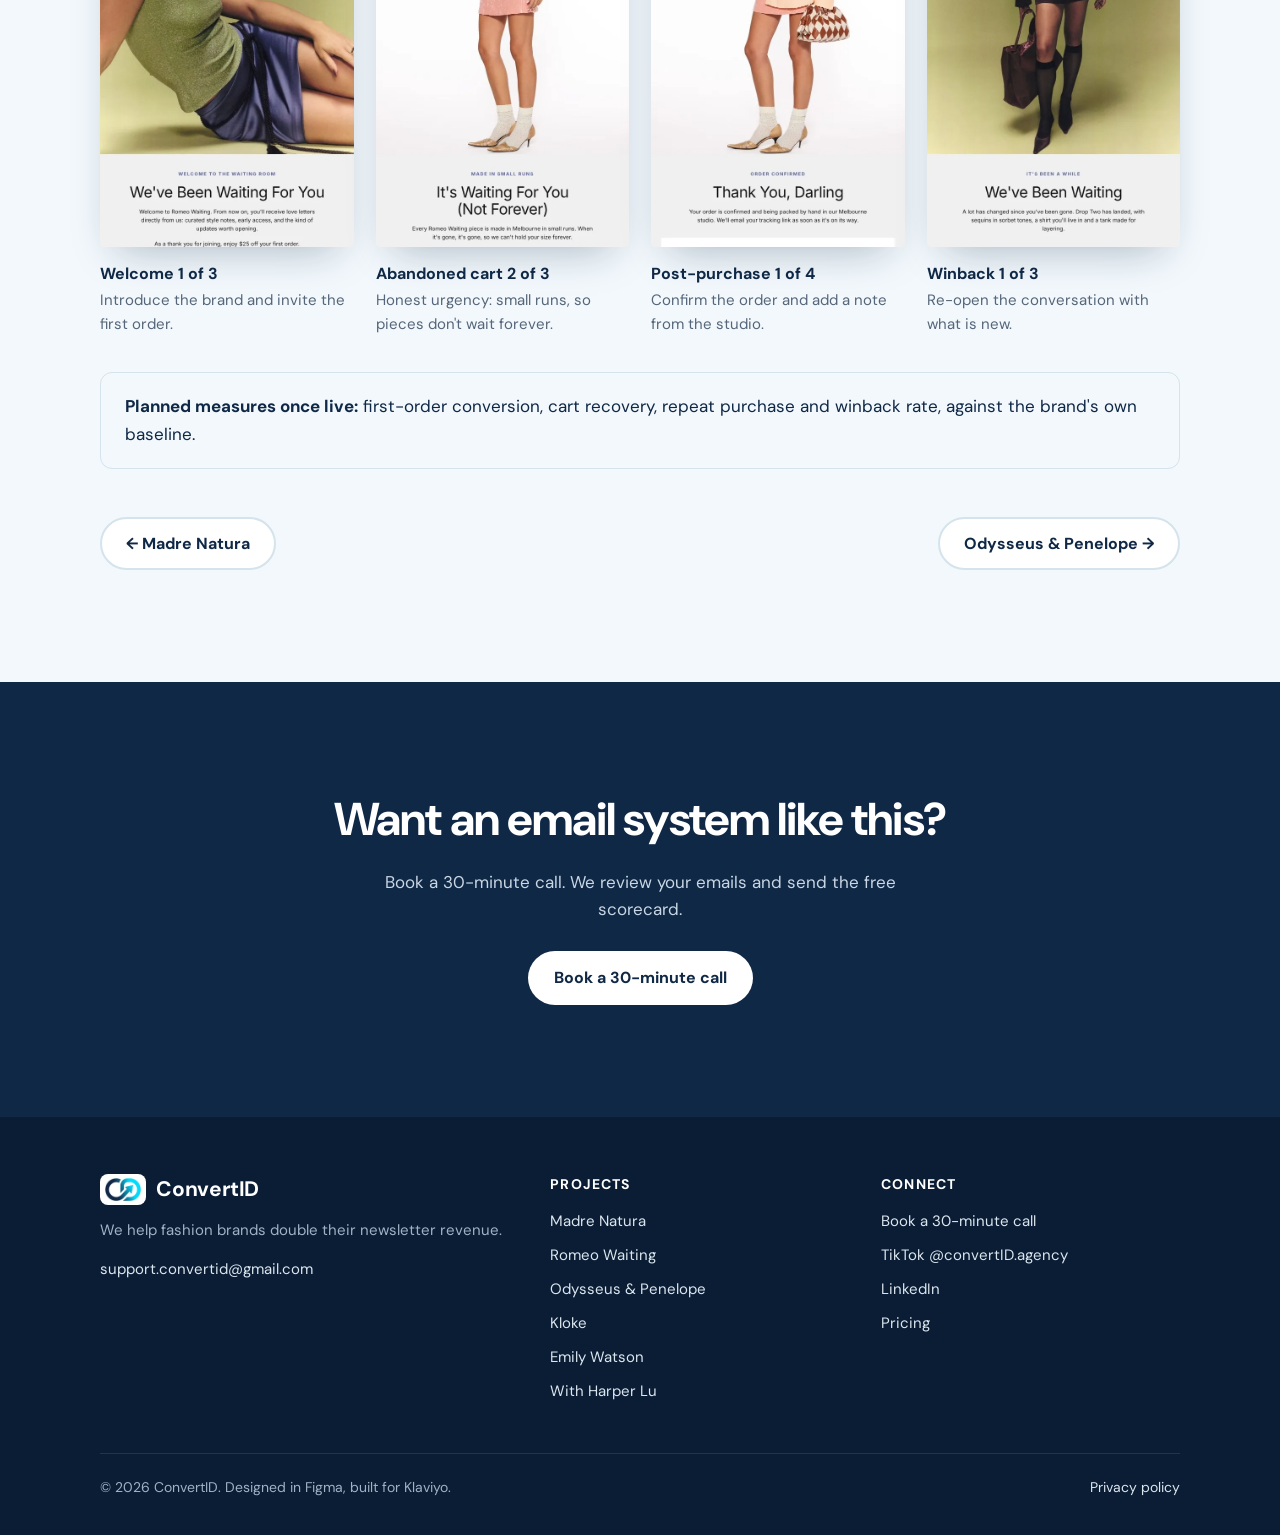
<file: work/romeo-waiting/index.html>
<!doctype html>
<html lang="en">
<head>
<meta charset="utf-8">
<meta name="viewport" content="width=device-width, initial-scale=1">
<title>Romeo Waiting · Lifecycle marketing · ConvertID</title>
<meta name="description" content="Romeo Waiting: Give the brand a complete email system in its own voice, the “love letters from the Waiting Room”. Turn sign-ups into first orders, recover aba">
<link rel="canonical" href="https://convertid.netlify.app/work/romeo-waiting/">
<meta property="og:type" content="website">
<meta property="og:site_name" content="ConvertID">
<meta property="og:title" content="Romeo Waiting · Lifecycle marketing · ConvertID">
<meta property="og:description" content="Romeo Waiting: Give the brand a complete email system in its own voice, the “love letters from the Waiting Room”. Turn sign-ups into first orders, recover aba">
<meta property="og:url" content="https://convertid.netlify.app/work/romeo-waiting/">
<meta property="og:image" content="https://convertid.netlify.app/og-image.jpg">
<meta name="twitter:card" content="summary_large_image">
<meta name="theme-color" content="#0F2846">
<link rel="icon" href="../../favicon.ico" sizes="any">
<link rel="icon" type="image/png" sizes="32x32" href="../../favicon-32.png">
<link rel="apple-touch-icon" href="../../apple-touch-icon.png">
<link rel="preconnect" href="https://fonts.googleapis.com">
<link rel="preconnect" href="https://fonts.gstatic.com" crossorigin>
<link href="https://fonts.googleapis.com/css2?family=DM+Sans:wght@400;500;700&display=swap" rel="stylesheet">
<link rel="stylesheet" href="../../assets/css/style.css">
</head>
<body>
<a class="skip" href="#main">Skip to content</a>
<header class="site-header">
  <nav class="wrap nav" aria-label="Main">
    <a class="brand" href="../../index.html"><img src="../../assets/img/logo.png" width="332" height="207" alt="">ConvertID</a>
    <button class="nav-toggle" aria-expanded="false" aria-controls="nav-links" aria-label="Open menu"><svg viewBox="0 0 24 24" fill="none" stroke="currentColor" stroke-width="2" stroke-linecap="round"><path d="M4 7h16M4 12h16M4 17h16"/></svg></button>
    <ul class="nav-links" id="nav-links">
      <li><a href="../../index.html#work">Work</a></li>
      <li><a href="../../index.html#services">Services</a></li>
      <li><a href="../../index.html#pricing">Pricing</a></li>
      <li><a href="../../index.html#about">About</a></li>
      <li><a href="../../index.html#faq">FAQ</a></li>
      <li><a class="btn btn-primary" href="https://calendly.com/anajumiati/30min" target="_blank" rel="noopener">Book a call</a></li>
    </ul>
  </nav>
</header>

<main id="main">
<section class="project-hero">
  <div class="wrap">
    <p class="crumb"><a href="../../index.html#work">&larr; All projects</a></p>
    <span class="eyebrow">Project 2 · Lifecycle marketing</span>
    <h1>Romeo Waiting</h1>
    <p class="lead">Colour-led womenswear, made in small runs in Melbourne.</p>
    <div class="og-cards">
      <div class="card"><h3>Objective</h3><p>Give the brand a complete email system in its own voice, the “love letters from the Waiting Room”. Turn sign-ups into first orders, recover abandoned carts and bring lapsed customers back.</p></div>
      <div class="card"><h3>Goal</h3><p>Make every stage of the customer journey earn its place: a first order, a second piece, and a clean list. Cart, care and winback emails each have a clear job.</p></div>
    </div>
  </div>
</section>
<section class="section">
  <div class="wrap">
    <div class="section-head"><h2>What we designed</h2><p>5 flows · 2 newsletters · 17 emails. Designed in Figma and implemented in Klaviyo.</p></div>
    <ul class="chips"><li><b>3</b>Welcome series</li><li><b>2</b>Browse abandonment</li><li><b>3</b>Abandoned cart</li><li><b>4</b>Post-purchase</li><li><b>3</b>Winback</li><li><b>2</b>Newsletters</li></ul>
  </div>
</section>
<section class="section tint">
  <div class="wrap">
    <div class="section-head"><h2>Four of the emails</h2><p>Each email has one job. Discount codes and personal details are hidden.</p></div>
    <div class="gallery"><figure><picture><source srcset="../../assets/img/emails/romeo-welcome.webp" type="image/webp"><img src="../../assets/img/emails/romeo-welcome.jpg" width="600" height="1145" alt="Romeo Waiting — Welcome 1 of 3 email" loading="lazy" decoding="async"></picture><figcaption><b>Welcome 1 of 3</b>Introduce the brand and invite the first order.</figcaption></figure><figure><picture><source srcset="../../assets/img/emails/romeo-cart.webp" type="image/webp"><img src="../../assets/img/emails/romeo-cart.jpg" width="600" height="1145" alt="Romeo Waiting — Abandoned cart 2 of 3 email" loading="lazy" decoding="async"></picture><figcaption><b>Abandoned cart 2 of 3</b>Honest urgency: small runs, so pieces don&#x27;t wait forever.</figcaption></figure><figure><picture><source srcset="../../assets/img/emails/romeo-post-purchase.webp" type="image/webp"><img src="../../assets/img/emails/romeo-post-purchase.jpg" width="600" height="1145" alt="Romeo Waiting — Post-purchase 1 of 4 email" loading="lazy" decoding="async"></picture><figcaption><b>Post-purchase 1 of 4</b>Confirm the order and add a note from the studio.</figcaption></figure><figure><picture><source srcset="../../assets/img/emails/romeo-winback.webp" type="image/webp"><img src="../../assets/img/emails/romeo-winback.jpg" width="600" height="1145" alt="Romeo Waiting — Winback 1 of 3 email" loading="lazy" decoding="async"></picture><figcaption><b>Winback 1 of 3</b>Re-open the conversation with what is new.</figcaption></figure></div>
    <p class="measures"><b>Planned measures once live:</b> first-order conversion, cart recovery, repeat purchase and winback rate, against the brand&#x27;s own baseline.</p>
    <!-- RESULTS: add real results here only with the client's written approval. -->
    <div class="next-prev">
      <a class="btn btn-ghost" href="../../work/madre-natura/index.html">&larr; Madre Natura</a>
      <a class="btn btn-ghost" href="../../work/odysseus-penelope/index.html">Odysseus &amp; Penelope &rarr;</a>
    </div>
  </div>
</section>
<section class="section dark">
  <div class="wrap" style="text-align:center">
    <h2>Want an email system like this?</h2>
    <p style="max-width:46ch;margin:0 auto 28px">Book a 30-minute call. We review your emails and send the free scorecard.</p>
    <div class="btns" style="justify-content:center"><a class="btn btn-light" href="https://calendly.com/anajumiati/30min" target="_blank" rel="noopener">Book a 30-minute call</a></div>
  </div>
</section>
</main>
<footer class="site-footer">
  <div class="wrap">
    <div class="foot">
      <div>
        <a class="brand" href="../../index.html"><img src="../../assets/img/logo.png" width="332" height="207" alt="">ConvertID</a>
        <p>We help fashion brands double their newsletter revenue.</p>
        <p><a href="mailto:support.convertid@gmail.com">support.convertid@gmail.com</a></p>
      </div>
      <div>
        <h4>Projects</h4>
        <ul><li><a href="../../work/madre-natura/index.html">Madre Natura</a></li><li><a href="../../work/romeo-waiting/index.html">Romeo Waiting</a></li><li><a href="../../work/odysseus-penelope/index.html">Odysseus &amp; Penelope</a></li><li><a href="../../work/kloke/index.html">Kloke</a></li><li><a href="../../work/emily-watson/index.html">Emily Watson</a></li><li><a href="../../work/with-harper-lu/index.html">With Harper Lu</a></li></ul>
      </div>
      <div>
        <h4>Connect</h4>
        <ul>
          <li><a href="https://calendly.com/anajumiati/30min" target="_blank" rel="noopener">Book a 30-minute call</a></li>
          <li><a href="https://www.tiktok.com/@convertID.agency" target="_blank" rel="noopener">TikTok @convertID.agency</a></li>
          <li><a href="https://linkedin.com/in/anajumiati" target="_blank" rel="noopener">LinkedIn</a></li>
          <li><a href="../../index.html#pricing">Pricing</a></li>
        </ul>
      </div>
    </div>
    <div class="legal">
      <span>&copy; <span id="year">2026</span> ConvertID. Designed in Figma, built for Klaviyo.</span>
      <a href="../../privacy/index.html">Privacy policy</a>
    </div>
  </div>
</footer>
<script src="../../assets/js/main.js" defer></script>
</body>
</html>
</file>
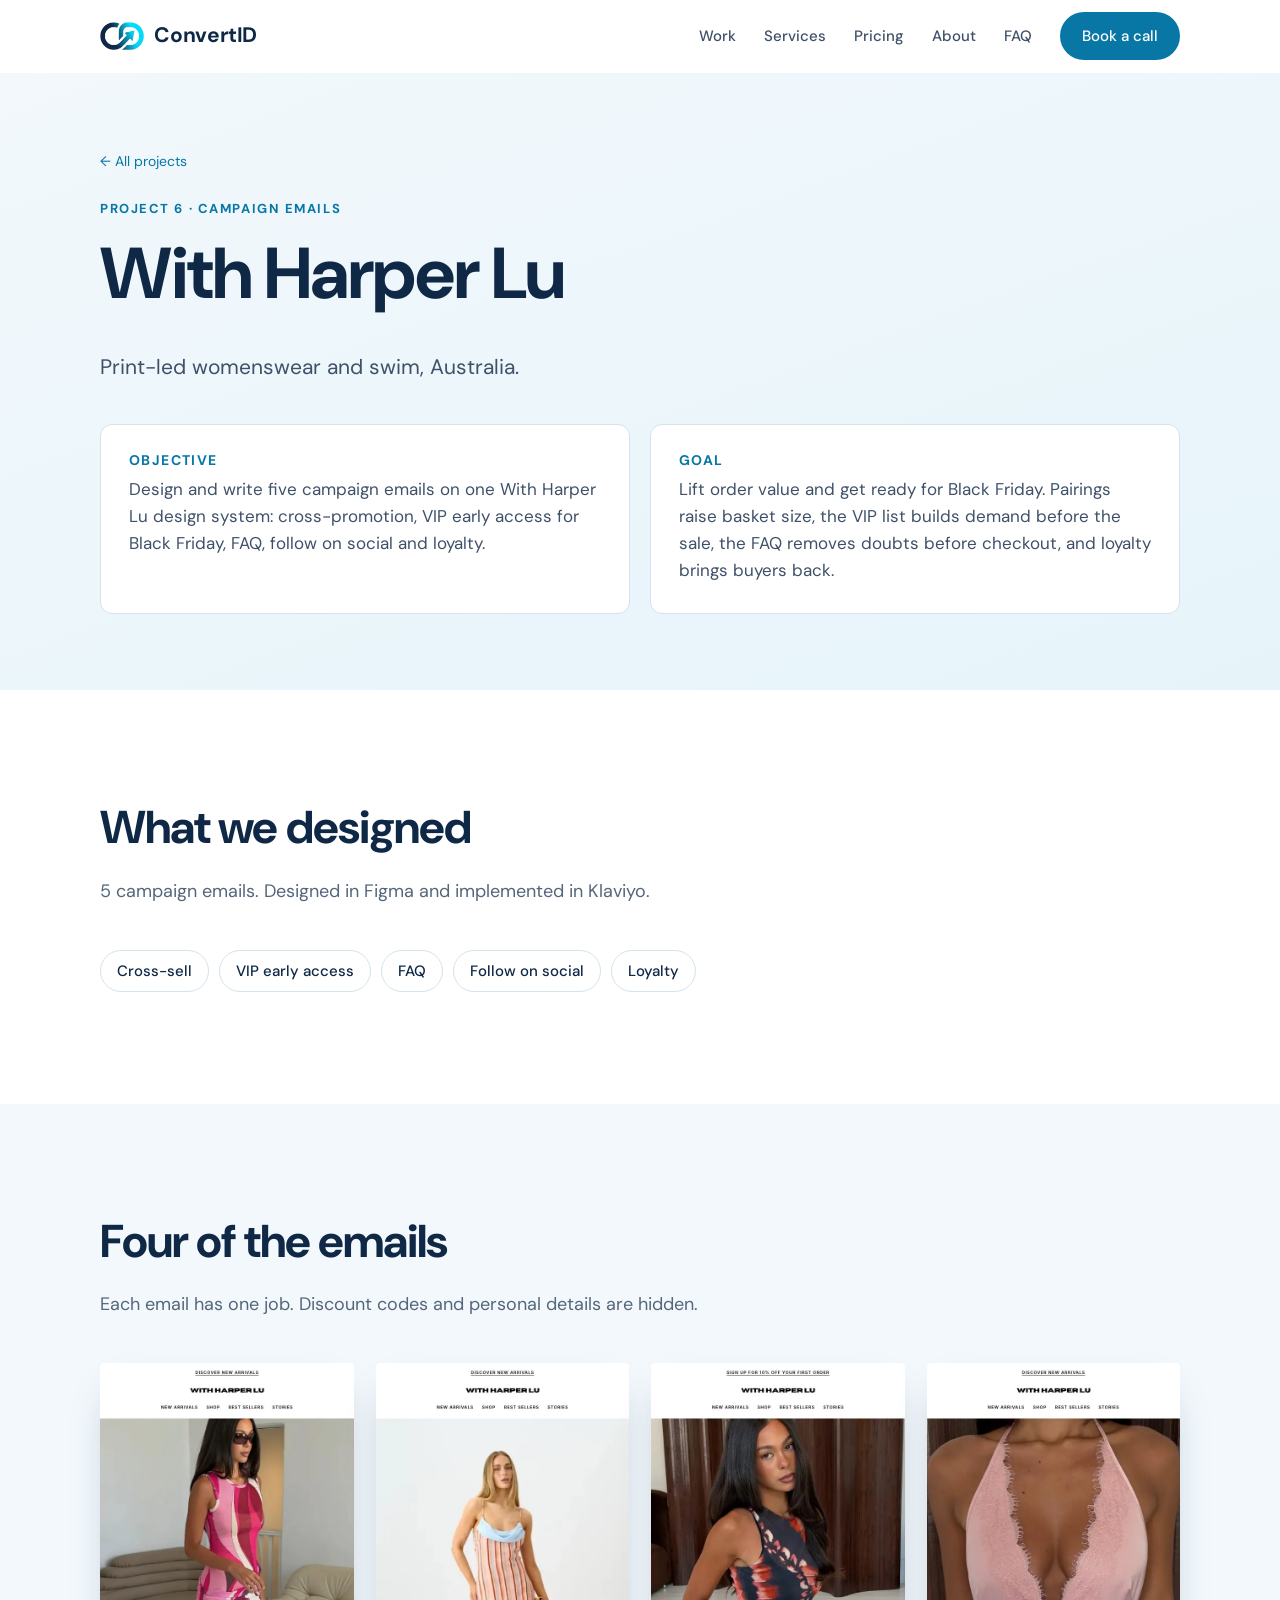
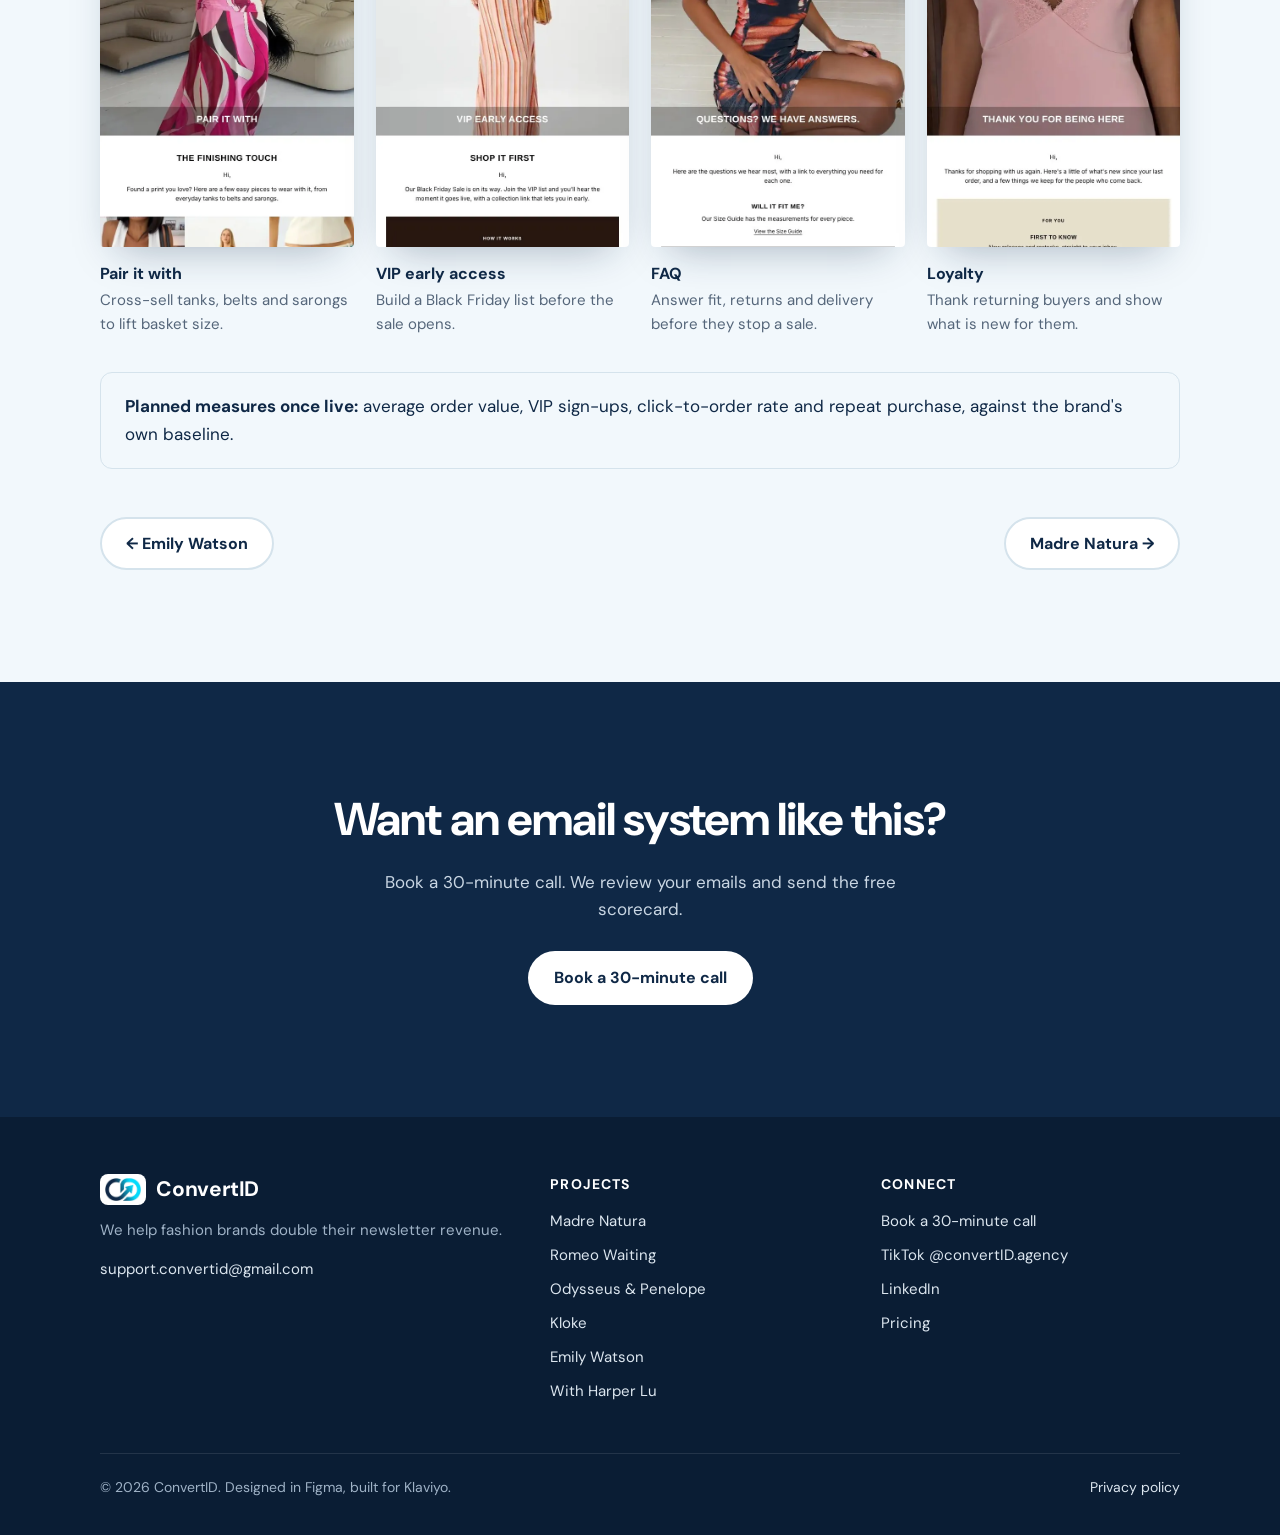
<file: work/with-harper-lu/index.html>
<!doctype html>
<html lang="en">
<head>
<meta charset="utf-8">
<meta name="viewport" content="width=device-width, initial-scale=1">
<title>With Harper Lu · Campaign emails · ConvertID</title>
<meta name="description" content="With Harper Lu: Design and write five campaign emails on one With Harper Lu design system: cross-promotion, VIP early access for Black Friday, FAQ, follow on ">
<link rel="canonical" href="https://convertid.netlify.app/work/with-harper-lu/">
<meta property="og:type" content="website">
<meta property="og:site_name" content="ConvertID">
<meta property="og:title" content="With Harper Lu · Campaign emails · ConvertID">
<meta property="og:description" content="With Harper Lu: Design and write five campaign emails on one With Harper Lu design system: cross-promotion, VIP early access for Black Friday, FAQ, follow on ">
<meta property="og:url" content="https://convertid.netlify.app/work/with-harper-lu/">
<meta property="og:image" content="https://convertid.netlify.app/og-image.jpg">
<meta name="twitter:card" content="summary_large_image">
<meta name="theme-color" content="#0F2846">
<link rel="icon" href="../../favicon.ico" sizes="any">
<link rel="icon" type="image/png" sizes="32x32" href="../../favicon-32.png">
<link rel="apple-touch-icon" href="../../apple-touch-icon.png">
<link rel="preconnect" href="https://fonts.googleapis.com">
<link rel="preconnect" href="https://fonts.gstatic.com" crossorigin>
<link href="https://fonts.googleapis.com/css2?family=DM+Sans:wght@400;500;700&display=swap" rel="stylesheet">
<link rel="stylesheet" href="../../assets/css/style.css">
</head>
<body>
<a class="skip" href="#main">Skip to content</a>
<header class="site-header">
  <nav class="wrap nav" aria-label="Main">
    <a class="brand" href="../../index.html"><img src="../../assets/img/logo.png" width="332" height="207" alt="">ConvertID</a>
    <button class="nav-toggle" aria-expanded="false" aria-controls="nav-links" aria-label="Open menu"><svg viewBox="0 0 24 24" fill="none" stroke="currentColor" stroke-width="2" stroke-linecap="round"><path d="M4 7h16M4 12h16M4 17h16"/></svg></button>
    <ul class="nav-links" id="nav-links">
      <li><a href="../../index.html#work">Work</a></li>
      <li><a href="../../index.html#services">Services</a></li>
      <li><a href="../../index.html#pricing">Pricing</a></li>
      <li><a href="../../index.html#about">About</a></li>
      <li><a href="../../index.html#faq">FAQ</a></li>
      <li><a class="btn btn-primary" href="https://calendly.com/anajumiati/30min" target="_blank" rel="noopener">Book a call</a></li>
    </ul>
  </nav>
</header>

<main id="main">
<section class="project-hero">
  <div class="wrap">
    <p class="crumb"><a href="../../index.html#work">&larr; All projects</a></p>
    <span class="eyebrow">Project 6 · Campaign emails</span>
    <h1>With Harper Lu</h1>
    <p class="lead">Print-led womenswear and swim, Australia.</p>
    <div class="og-cards">
      <div class="card"><h3>Objective</h3><p>Design and write five campaign emails on one With Harper Lu design system: cross-promotion, VIP early access for Black Friday, FAQ, follow on social and loyalty.</p></div>
      <div class="card"><h3>Goal</h3><p>Lift order value and get ready for Black Friday. Pairings raise basket size, the VIP list builds demand before the sale, the FAQ removes doubts before checkout, and loyalty brings buyers back.</p></div>
    </div>
  </div>
</section>
<section class="section">
  <div class="wrap">
    <div class="section-head"><h2>What we designed</h2><p>5 campaign emails. Designed in Figma and implemented in Klaviyo.</p></div>
    <ul class="chips"><li>Cross-sell</li><li>VIP early access</li><li>FAQ</li><li>Follow on social</li><li>Loyalty</li></ul>
  </div>
</section>
<section class="section tint">
  <div class="wrap">
    <div class="section-head"><h2>Four of the emails</h2><p>Each email has one job. Discount codes and personal details are hidden.</p></div>
    <div class="gallery"><figure><picture><source srcset="../../assets/img/emails/hl-pair-it.webp" type="image/webp"><img src="../../assets/img/emails/hl-pair-it.jpg" width="600" height="1145" alt="With Harper Lu — Pair it with email" loading="lazy" decoding="async"></picture><figcaption><b>Pair it with</b>Cross-sell tanks, belts and sarongs to lift basket size.</figcaption></figure><figure><picture><source srcset="../../assets/img/emails/hl-vip.webp" type="image/webp"><img src="../../assets/img/emails/hl-vip.jpg" width="600" height="1145" alt="With Harper Lu — VIP early access email" loading="lazy" decoding="async"></picture><figcaption><b>VIP early access</b>Build a Black Friday list before the sale opens.</figcaption></figure><figure><picture><source srcset="../../assets/img/emails/hl-faq.webp" type="image/webp"><img src="../../assets/img/emails/hl-faq.jpg" width="600" height="1145" alt="With Harper Lu — FAQ email" loading="lazy" decoding="async"></picture><figcaption><b>FAQ</b>Answer fit, returns and delivery before they stop a sale.</figcaption></figure><figure><picture><source srcset="../../assets/img/emails/hl-loyalty.webp" type="image/webp"><img src="../../assets/img/emails/hl-loyalty.jpg" width="600" height="1145" alt="With Harper Lu — Loyalty email" loading="lazy" decoding="async"></picture><figcaption><b>Loyalty</b>Thank returning buyers and show what is new for them.</figcaption></figure></div>
    <p class="measures"><b>Planned measures once live:</b> average order value, VIP sign-ups, click-to-order rate and repeat purchase, against the brand&#x27;s own baseline.</p>
    <!-- RESULTS: add real results here only with the client's written approval. -->
    <div class="next-prev">
      <a class="btn btn-ghost" href="../../work/emily-watson/index.html">&larr; Emily Watson</a>
      <a class="btn btn-ghost" href="../../work/madre-natura/index.html">Madre Natura &rarr;</a>
    </div>
  </div>
</section>
<section class="section dark">
  <div class="wrap" style="text-align:center">
    <h2>Want an email system like this?</h2>
    <p style="max-width:46ch;margin:0 auto 28px">Book a 30-minute call. We review your emails and send the free scorecard.</p>
    <div class="btns" style="justify-content:center"><a class="btn btn-light" href="https://calendly.com/anajumiati/30min" target="_blank" rel="noopener">Book a 30-minute call</a></div>
  </div>
</section>
</main>
<footer class="site-footer">
  <div class="wrap">
    <div class="foot">
      <div>
        <a class="brand" href="../../index.html"><img src="../../assets/img/logo.png" width="332" height="207" alt="">ConvertID</a>
        <p>We help fashion brands double their newsletter revenue.</p>
        <p><a href="mailto:support.convertid@gmail.com">support.convertid@gmail.com</a></p>
      </div>
      <div>
        <h4>Projects</h4>
        <ul><li><a href="../../work/madre-natura/index.html">Madre Natura</a></li><li><a href="../../work/romeo-waiting/index.html">Romeo Waiting</a></li><li><a href="../../work/odysseus-penelope/index.html">Odysseus &amp; Penelope</a></li><li><a href="../../work/kloke/index.html">Kloke</a></li><li><a href="../../work/emily-watson/index.html">Emily Watson</a></li><li><a href="../../work/with-harper-lu/index.html">With Harper Lu</a></li></ul>
      </div>
      <div>
        <h4>Connect</h4>
        <ul>
          <li><a href="https://calendly.com/anajumiati/30min" target="_blank" rel="noopener">Book a 30-minute call</a></li>
          <li><a href="https://www.tiktok.com/@convertID.agency" target="_blank" rel="noopener">TikTok @convertID.agency</a></li>
          <li><a href="https://linkedin.com/in/anajumiati" target="_blank" rel="noopener">LinkedIn</a></li>
          <li><a href="../../index.html#pricing">Pricing</a></li>
        </ul>
      </div>
    </div>
    <div class="legal">
      <span>&copy; <span id="year">2026</span> ConvertID. Designed in Figma, built for Klaviyo.</span>
      <a href="../../privacy/index.html">Privacy policy</a>
    </div>
  </div>
</footer>
<script src="../../assets/js/main.js" defer></script>
</body>
</html>
</file>
<file: assets/css/style.css>
/* ConvertID website — colours and type match the proposal deck */
:root{
  --navy:#0F2846; --blue:#0877A6; --blue-dark:#065E84; --cyan:#22C3EE;
  --slate:#3F5168; --muted:#55667A; --line:#D5E3EC;
  --tint:#E6F4FA; --tint-2:#F2F8FC; --white:#FFFFFF;
  --radius:12px; --shadow:0 18px 40px -18px rgba(15,40,70,.35);
  --max:1160px; --gutter:clamp(16px,4vw,40px);
}
*,*::before,*::after{box-sizing:border-box}
html{scroll-behavior:smooth;-webkit-text-size-adjust:100%}
@media (prefers-reduced-motion:reduce){html{scroll-behavior:auto}*{transition:none!important;animation:none!important}}
body{margin:0;background:var(--white);color:var(--slate);font:400 17px/1.6 'DM Sans',Arial,sans-serif;overflow-x:hidden}
img{max-width:100%;height:auto;display:block}
a{color:var(--blue)}
a:hover{color:var(--blue-dark)}
:focus-visible{outline:3px solid var(--cyan);outline-offset:3px;border-radius:4px}
h1,h2,h3{color:var(--navy);line-height:1.12;margin:0 0 .5em;letter-spacing:-.02em}
h1{font-size:clamp(40px,6.2vw,72px);font-weight:700}
h2{font-size:clamp(30px,4vw,46px);font-weight:700}
h3{font-size:21px;font-weight:700;letter-spacing:-.01em}
p{margin:0 0 1em}
.wrap{max-width:var(--max);margin:0 auto;padding:0 var(--gutter)}
.skip{position:absolute;left:-999px;top:8px;background:var(--navy);color:#fff;padding:10px 14px;border-radius:8px;z-index:100}
.skip:focus{left:8px}
.eyebrow{display:inline-block;font-size:13px;font-weight:700;letter-spacing:.12em;text-transform:uppercase;color:var(--blue);margin-bottom:14px}
.lead{font-size:clamp(18px,2vw,21px);color:var(--slate);max-width:40ch}
.section{padding:clamp(64px,9vw,112px) 0}
.section.tint{background:var(--tint-2)}
.section.dark{background:var(--navy);color:#C9D6E3}
.section.dark h2,.section.dark h3{color:#fff}
.section-head{max-width:720px;margin-bottom:44px}
.section-head p{color:var(--muted);font-size:18px}

/* Buttons */
.btn{display:inline-flex;align-items:center;justify-content:center;gap:8px;min-height:48px;padding:12px 24px;border-radius:999px;font-weight:700;font-size:16px;text-decoration:none;border:2px solid transparent;cursor:pointer;font-family:inherit;transition:background .15s,color .15s,border-color .15s}
.btn-primary{background:var(--blue);color:#fff}
.btn-primary:hover{background:var(--blue-dark);color:#fff}
.btn-ghost{border-color:var(--line);color:var(--navy);background:#fff}
.btn-ghost:hover{border-color:var(--blue);color:var(--blue)}
.btn-light{background:#fff;color:var(--navy)}
.btn-light:hover{background:var(--tint);color:var(--navy)}
.btns{display:flex;flex-wrap:wrap;gap:12px}

/* Header */
.site-header{position:sticky;top:0;z-index:50;background:rgba(255,255,255,.92);backdrop-filter:saturate(1.4) blur(10px);-webkit-backdrop-filter:saturate(1.4) blur(10px);border-bottom:1px solid transparent;transition:border-color .2s}
.site-header.scrolled{border-bottom-color:var(--line)}
.nav{display:flex;align-items:center;justify-content:space-between;height:72px;gap:24px}
.brand{display:flex;align-items:center;gap:10px;text-decoration:none;color:var(--navy);font-weight:700;font-size:21px;letter-spacing:-.01em}
.brand img{width:44px;height:auto}
.nav-links{display:flex;align-items:center;gap:28px;list-style:none;margin:0;padding:0}
.nav-links a{text-decoration:none;color:var(--slate);font-weight:500;font-size:15px}
.nav-links a:hover{color:var(--blue)}
.nav-links .btn{color:#fff;min-height:44px;padding:10px 20px;font-size:15px}
.nav-toggle{display:none;background:none;border:0;width:44px;height:44px;cursor:pointer;color:var(--navy)}
.nav-toggle svg{width:26px;height:26px}
@media (max-width:900px){
  .nav-toggle{display:inline-flex;align-items:center;justify-content:center}
  .nav-links{position:absolute;top:72px;left:0;right:0;flex-direction:column;align-items:stretch;gap:0;background:#fff;border-bottom:1px solid var(--line);padding:8px var(--gutter) 20px;display:none}
  .nav-links.open{display:flex}
  .nav-links li a{display:block;padding:14px 0;font-size:17px;border-bottom:1px solid var(--tint)}
  .nav-links li:last-child a{margin-top:14px;border:0;text-align:center}
}

/* Hero */
.hero{position:relative;overflow:hidden;background:linear-gradient(160deg,#F2F8FC 0%,#E6F4FA 55%,#fff 100%);padding:clamp(48px,7vw,96px) 0 clamp(56px,8vw,104px)}
.hero-grid{display:grid;grid-template-columns:1.05fr .95fr;gap:40px;align-items:center}
.hero h1{max-width:13ch}
.hero .lead{margin:22px 0 32px}
.hero-note{margin-top:22px;font-size:14px;color:var(--muted)}
.hero-art{position:relative;height:560px}
.strip{position:absolute;display:flex;gap:18px;transform:rotate(-8deg)}
.strip img{width:190px;border-radius:6px;box-shadow:var(--shadow);background:#fff}
.strip.s1{top:-10px;left:30px}
.strip.s2{top:250px;left:10px}
.hero-art{overflow:visible}
@media (max-width:900px){
  .hero-grid{grid-template-columns:1fr}
  .hero-art{height:360px;margin:0 calc(var(--gutter)*-1)}
  .strip img{width:140px}
  .strip.s1{top:0;left:10px}.strip.s2{top:150px;left:-80px}
}

/* Cards and grids */
.grid{display:grid;gap:20px}
.g3{grid-template-columns:repeat(3,1fr)}
.g2{grid-template-columns:repeat(2,1fr)}
@media (max-width:900px){.g3{grid-template-columns:repeat(2,1fr)}}
@media (max-width:640px){.g3,.g2{grid-template-columns:1fr}}
.card{background:#fff;border:1px solid var(--line);border-radius:var(--radius);padding:28px}
.card p{margin:0;color:var(--muted)}
.card .num{display:inline-flex;width:36px;height:36px;border-radius:50%;background:var(--tint);color:var(--blue);font-weight:700;align-items:center;justify-content:center;margin-bottom:16px;font-size:15px}
.icon{width:44px;height:44px;border-radius:10px;background:var(--tint);color:var(--blue);display:flex;align-items:center;justify-content:center;margin-bottom:18px}
.icon svg{width:22px;height:22px}

/* Goal */
.goal{display:grid;grid-template-columns:1.2fr 1fr;gap:48px;align-items:center}
.goal .big{font-size:clamp(44px,7vw,84px);font-weight:700;color:#fff;line-height:1;letter-spacing:-.03em;margin:0 0 18px}
.goal .big span{color:var(--cyan)}
.goal p{color:#C9D6E3;font-size:18px;max-width:46ch}
.goal-steps{display:grid;gap:14px}
.goal-steps div{border:1px solid rgba(255,255,255,.16);border-radius:var(--radius);padding:20px 22px}
.goal-steps b{display:block;color:#fff;margin-bottom:4px}
@media (max-width:820px){.goal{grid-template-columns:1fr}}

/* Tools */
.tool{display:flex;gap:18px;align-items:flex-start}
.tool .logo-chip{flex:none;width:52px;height:52px;border-radius:12px;display:flex;align-items:center;justify-content:center;font-weight:700;color:#fff;font-size:20px}
.callout{margin-top:24px;padding:18px 22px;border-left:4px solid var(--blue);background:var(--tint-2);border-radius:0 10px 10px 0;color:var(--navy);font-weight:500}

/* Work grid */
.work-card{display:flex;flex-direction:column;text-decoration:none;color:inherit;background:#fff;border:1px solid var(--line);border-radius:var(--radius);overflow:hidden;transition:transform .2s,box-shadow .2s}
.work-card:hover{transform:translateY(-4px);box-shadow:var(--shadow)}
.work-thumb{background:var(--tint);height:260px;overflow:hidden;display:flex;justify-content:center;gap:12px;padding:24px 16px 0}
.work-thumb picture{width:46%;display:block}
.work-thumb img{width:100%;height:100%;border-radius:4px 4px 0 0;box-shadow:0 8px 20px -10px rgba(15,40,70,.4);object-fit:cover;object-position:top}
.work-body{padding:22px 24px 26px;display:flex;flex-direction:column;flex:1}
.tag{font-size:12px;font-weight:700;letter-spacing:.1em;text-transform:uppercase;color:var(--blue);margin-bottom:6px}
.work-body h3{margin-bottom:8px}
.work-body p{color:var(--muted);font-size:15px;margin-bottom:14px}
.count{margin-top:auto;font-size:14px;font-weight:700;color:var(--navy);display:flex;justify-content:space-between;align-items:center;border-top:1px solid var(--tint);padding-top:14px}
.count span:last-child{color:var(--blue);white-space:nowrap;margin-left:12px}
.note{margin-top:28px;color:var(--muted);font-size:15px}

/* Table */
.table-wrap{overflow-x:auto;border:1px solid var(--line);border-radius:var(--radius);background:#fff}
table{width:100%;border-collapse:collapse;min-width:760px;font-size:15px}
th,td{text-align:left;padding:16px 18px;border-bottom:1px solid var(--tint);vertical-align:top}
th{background:var(--navy);color:#fff;font-weight:700;font-size:13px;letter-spacing:.06em;text-transform:uppercase}
td:first-child{font-weight:700;color:var(--navy);white-space:nowrap}
tr:last-child td{border-bottom:0}
@media (max-width:700px){
  table,thead,tbody,tr,td{display:block;min-width:0}
  thead{display:none}
  tr{padding:16px 18px;border-bottom:1px solid var(--line)}
  td{padding:4px 0;border:0}
  td:first-child{font-size:17px;margin-bottom:4px;white-space:normal}
  td[data-label]::before{content:attr(data-label)": ";font-weight:700;color:var(--navy)}
}

/* Timeline */
.timeline{display:grid;grid-template-columns:repeat(4,1fr);gap:20px;counter-reset:step}
.timeline .card{position:relative;padding-top:32px}
.timeline .when{font-weight:700;color:var(--blue);font-size:14px;letter-spacing:.06em;text-transform:uppercase;margin-bottom:8px}
.timeline .card p{color:var(--slate)}
@media (max-width:900px){.timeline{grid-template-columns:1fr 1fr}}
@media (max-width:560px){.timeline{grid-template-columns:1fr}}

/* Pricing */
.plans{display:grid;grid-template-columns:repeat(3,1fr);gap:20px;align-items:stretch}
.plan{display:flex;flex-direction:column;background:#fff;border:1px solid var(--line);border-radius:var(--radius);padding:30px}
.plan.featured{border:2px solid var(--blue);box-shadow:var(--shadow);position:relative}
.badge{position:absolute;top:-13px;left:30px;background:var(--blue);color:#fff;font-size:12px;font-weight:700;letter-spacing:.08em;text-transform:uppercase;padding:5px 12px;border-radius:999px}
.plan h3{margin-bottom:6px}
.price{font-size:44px;font-weight:700;color:var(--navy);letter-spacing:-.02em;line-height:1.1;margin:8px 0 4px}
.price small{font-size:16px;font-weight:500;color:var(--muted);letter-spacing:0}
.plan p{color:var(--slate);margin:16px 0 24px;flex:1}
.plan .btn{width:100%}
.price-notes{display:flex;flex-wrap:wrap;gap:8px 24px;margin-top:22px;color:var(--muted);font-size:15px}
.price-notes b{color:var(--navy)}
@media (max-width:900px){.plans{grid-template-columns:1fr}}
.audit{margin-top:40px;display:grid;grid-template-columns:auto 1fr auto;gap:32px;align-items:center;background:var(--navy);color:#C9D6E3;border-radius:var(--radius);padding:32px 36px}
.audit .price{color:#fff;margin:0}
.audit h3{color:#fff;margin-bottom:4px}
.audit ul{margin:12px 0 0;padding-left:20px;font-size:15px;columns:2;column-gap:28px}
.audit li{margin-bottom:4px;break-inside:avoid}
@media (max-width:900px){.audit{grid-template-columns:1fr;gap:16px}.audit ul{columns:1}}
.founding{margin-top:20px;border:1px dashed var(--blue);border-radius:var(--radius);padding:20px 24px;background:var(--tint-2);color:var(--navy)}

/* Founder */
.founder{display:grid;grid-template-columns:380px 1fr;gap:56px;align-items:center}
.founder img{border-radius:var(--radius);box-shadow:var(--shadow);aspect-ratio:4/5;object-fit:cover;width:100%}
.founder .role{color:var(--blue);font-weight:700;margin:-6px 0 18px}
.facts{list-style:none;padding:0;margin:24px 0}
.facts li{padding:14px 0;border-top:1px solid var(--line);display:grid;grid-template-columns:120px 1fr;gap:16px}
.facts li b{color:var(--navy)}
@media (max-width:820px){.founder{grid-template-columns:1fr;gap:32px}.founder img{max-width:360px}.facts li{grid-template-columns:1fr;gap:2px}}

/* FAQ */
.faq{max-width:820px}
.faq details{border-bottom:1px solid var(--line)}
.faq summary{list-style:none;cursor:pointer;padding:22px 44px 22px 0;font-weight:700;color:var(--navy);font-size:18px;position:relative}
.faq summary::-webkit-details-marker{display:none}
.faq summary::after{content:"";position:absolute;right:8px;top:50%;width:12px;height:12px;border-right:2px solid var(--blue);border-bottom:2px solid var(--blue);transform:translateY(-70%) rotate(45deg);transition:transform .2s}
.faq details[open] summary::after{transform:translateY(-30%) rotate(-135deg)}
.faq details p{padding:0 0 22px;margin:0;color:var(--slate)}

/* CTA + form */
.cta{display:grid;grid-template-columns:1fr 1fr;gap:56px;align-items:start}
.steps{list-style:none;padding:0;margin:28px 0 32px;counter-reset:s}
.steps li{counter-increment:s;display:flex;gap:16px;align-items:flex-start;margin-bottom:18px;color:#DCE6EF;font-size:18px}
.steps li::before{content:counter(s);flex:none;width:34px;height:34px;border-radius:50%;background:rgba(34,195,238,.15);color:var(--cyan);font-weight:700;display:flex;align-items:center;justify-content:center;font-size:15px}
.form-card{background:#fff;border-radius:var(--radius);padding:32px;color:var(--slate)}
.form-card h3{color:var(--navy)}
.form-card p.small{font-size:14px;color:var(--muted)}
.field{margin-bottom:16px}
.field label{display:block;font-weight:700;font-size:14px;color:var(--navy);margin-bottom:6px}
.field input,.field select{width:100%;min-height:48px;padding:10px 14px;border:1px solid var(--line);border-radius:10px;font:inherit;font-size:16px;color:var(--navy);background:#fff}
.field input:focus,.field select:focus{outline:none;border-color:var(--blue);box-shadow:0 0 0 3px rgba(8,119,166,.18)}
.form-card .btn{width:100%;margin-top:6px}
.form-status{margin-top:14px;font-size:15px;font-weight:500}
.form-status.ok{color:#137A4B}.form-status.err{color:#B3261E}
.hidden{position:absolute;left:-9999px}
@media (max-width:900px){.cta{grid-template-columns:1fr;gap:36px}}

/* Footer */
.site-footer{background:#0A1D34;color:#9FB2C6;padding:56px 0 36px;font-size:15px}
.foot{display:grid;grid-template-columns:1.4fr 1fr 1fr;gap:32px}
.site-footer a{color:#DCE6EF;text-decoration:none}
.site-footer a:hover{color:var(--cyan)}
.site-footer .brand{color:#fff;margin-bottom:12px}
.site-footer ul{list-style:none;padding:0;margin:0}
.site-footer li{margin-bottom:10px}
.site-footer h4{color:#fff;font-size:14px;letter-spacing:.08em;text-transform:uppercase;margin:0 0 14px}
.legal{border-top:1px solid rgba(255,255,255,.1);margin-top:40px;padding-top:22px;display:flex;justify-content:space-between;flex-wrap:wrap;gap:12px;font-size:14px}
@media (max-width:760px){.foot{grid-template-columns:1fr}}

/* Project pages */
.crumb{font-size:14px;margin-bottom:22px}
.crumb a{text-decoration:none}
.project-hero{background:linear-gradient(160deg,#F2F8FC,#E6F4FA);padding:clamp(40px,6vw,80px) 0}
.project-hero .lead{max-width:52ch}
.og-cards{display:grid;grid-template-columns:1fr 1fr;gap:20px;margin-top:40px}
.og-cards .card h3{font-size:14px;letter-spacing:.1em;text-transform:uppercase;color:var(--blue)}
.og-cards .card p{color:var(--slate);font-size:17px}
@media (max-width:760px){.og-cards{grid-template-columns:1fr}}
.chips{display:flex;flex-wrap:wrap;gap:10px;list-style:none;padding:0;margin:0}
.chips li{border:1px solid var(--line);background:#fff;border-radius:999px;padding:8px 16px;font-weight:500;color:var(--navy);font-size:15px}
.chips li b{color:var(--blue);margin-right:6px}
.gallery{display:grid;grid-template-columns:repeat(4,1fr);gap:22px;margin-top:8px}
.gallery figure{margin:0}
.gallery img{border-radius:4px;box-shadow:var(--shadow);background:#fff;width:100%;aspect-ratio:600/1145;object-fit:cover}
.gallery figcaption{margin-top:14px;font-size:15px;color:var(--muted)}
.gallery figcaption b{display:block;color:var(--navy);font-size:16px;margin-bottom:2px}
@media (max-width:1000px){.gallery{grid-template-columns:repeat(2,1fr)}}
@media (max-width:480px){.gallery{grid-template-columns:1fr;max-width:320px;margin-left:auto;margin-right:auto}}
.measures{margin-top:36px;padding:20px 24px;border-radius:var(--radius);background:var(--tint-2);border:1px solid var(--line);color:var(--navy)}
.next-prev{display:flex;justify-content:space-between;gap:16px;flex-wrap:wrap;margin-top:48px}
.prose{max-width:760px}
.prose h2{font-size:26px;margin-top:1.6em}
.draft-flag{background:#FFF6E0;border:1px solid #F0D48A;color:#6B4E00;padding:14px 18px;border-radius:10px;font-size:15px;margin-bottom:28px}
.section.dark .form-card h3{color:var(--navy)}
.site-footer .brand img{background:#fff;border-radius:8px;padding:4px 5px;width:46px}
</file>
